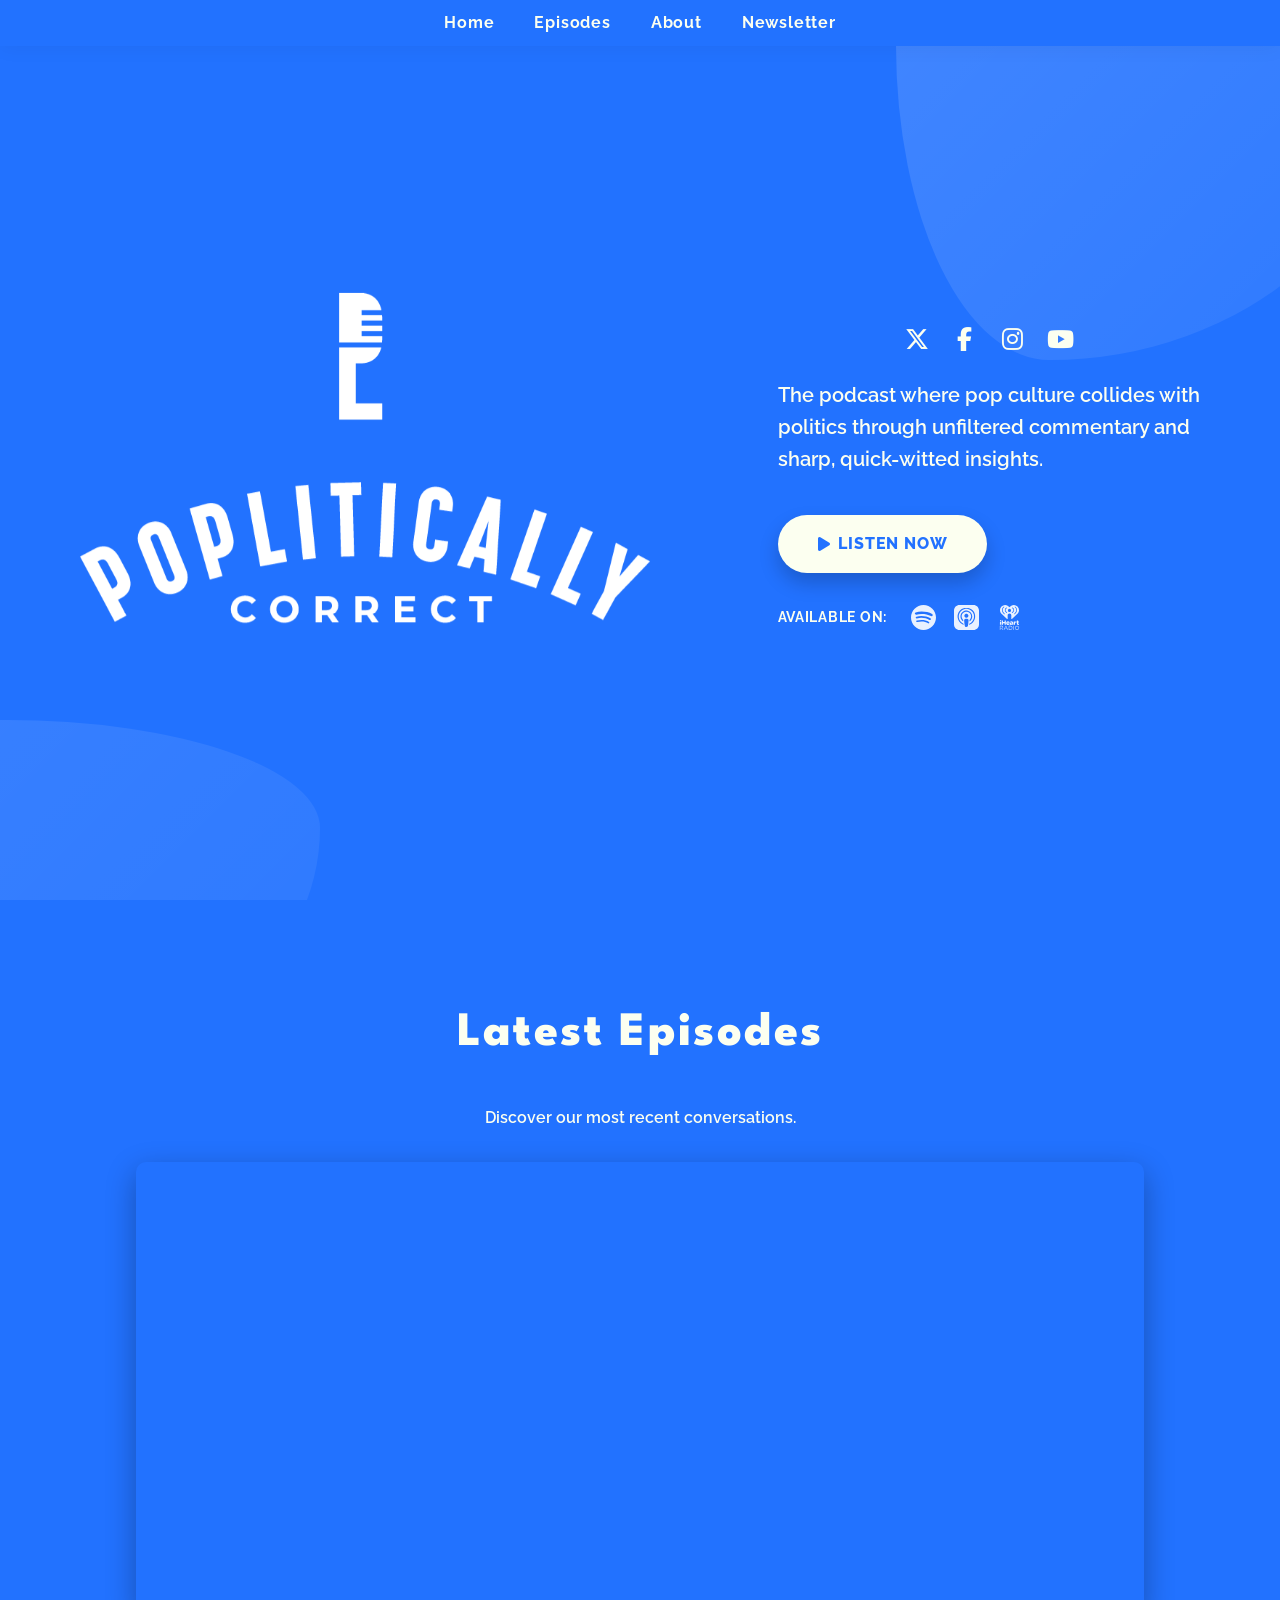
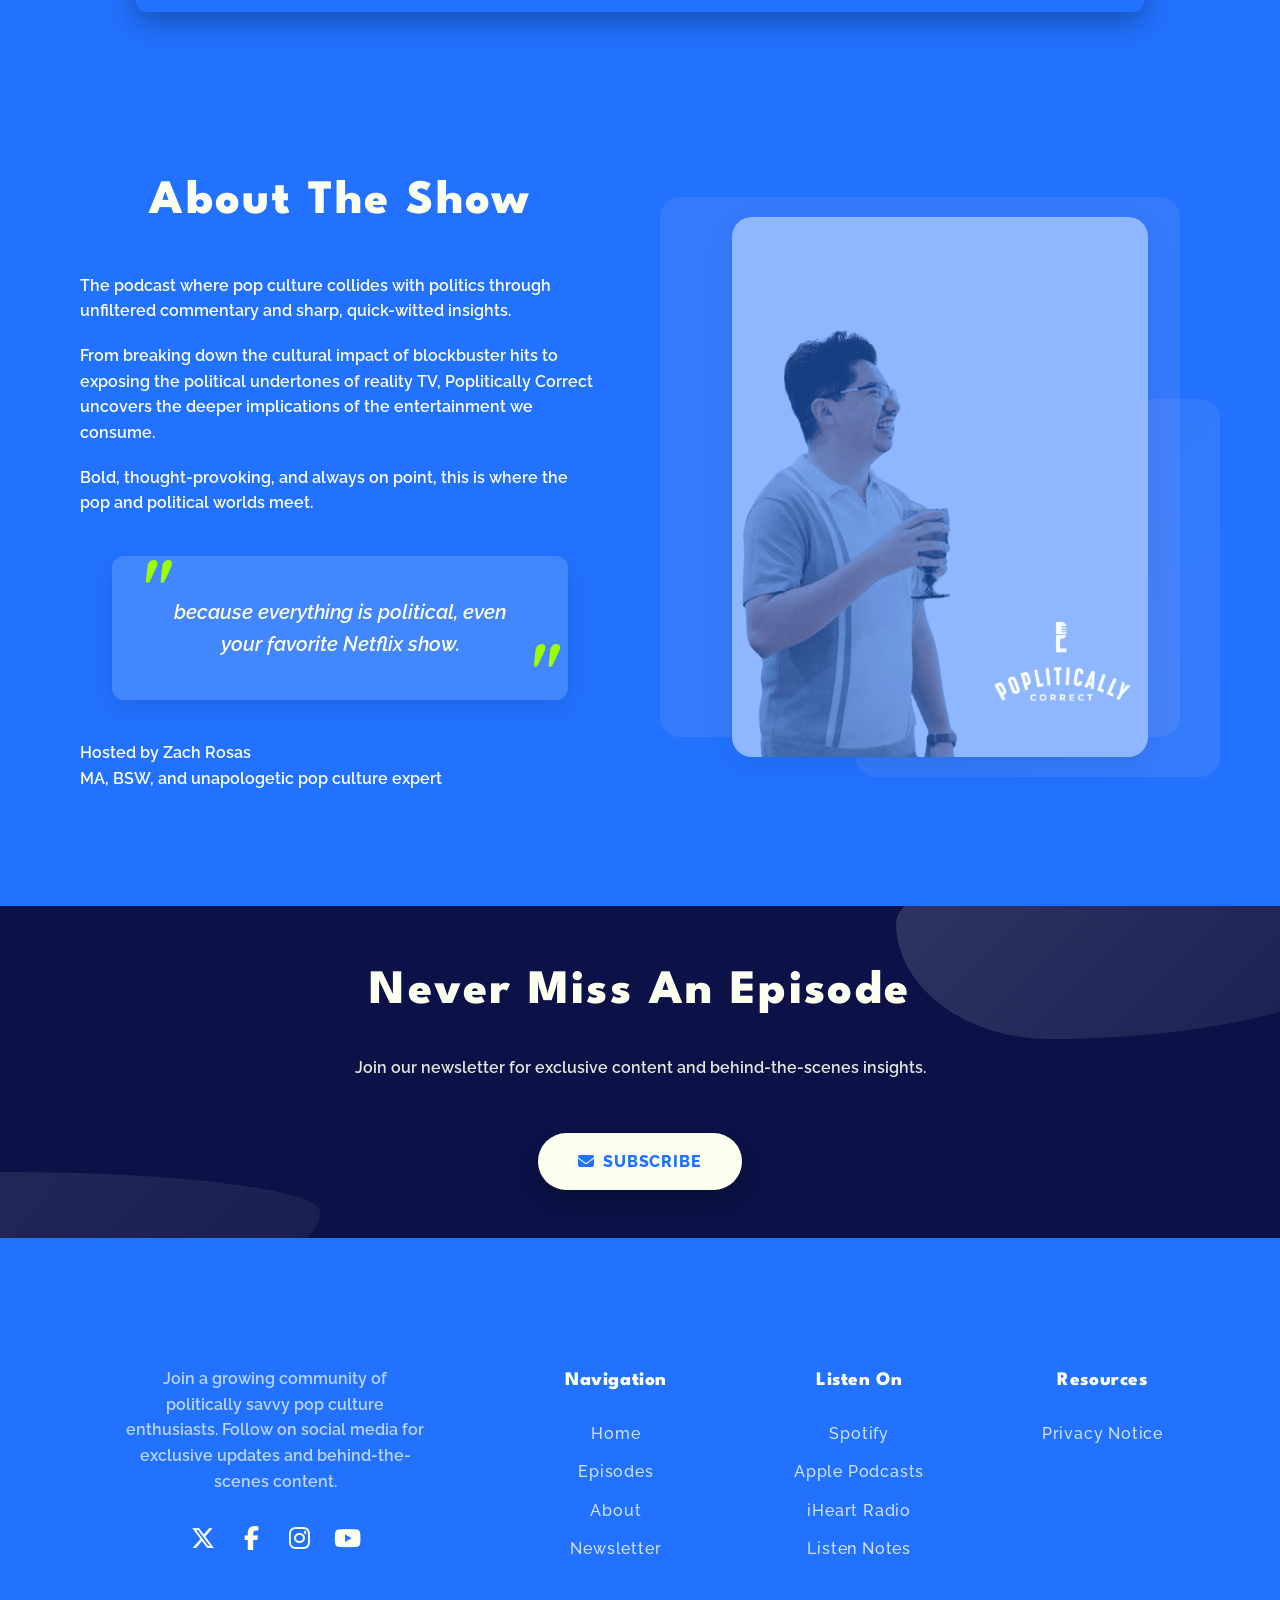
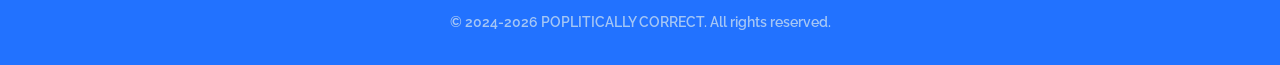
<file: index.html>
<!DOCTYPE html>
<html lang="en">
<head>
    <meta charset="UTF-8">
    <meta name="viewport" content="width=device-width, initial-scale=1.0">
    <meta name="description" content="Poplitically Correct - The podcast where pop culture collides with politics through unfiltered commentary and sharp, quick-witted insights.">
    <meta name="theme-color" content="#2272FF">
    <title>Poplitically Correct</title>
    <link rel="canonical" href="https://popliticallycorrect.com/">
    
    <!-- Favicons -->
    <link rel="icon" type="image/png" sizes="32x32" href="assets/PC Logo_Icon_RGB.png">
    <link rel="icon" type="image/png" sizes="16x16" href="assets/PC Logo_Icon_RGB.png">
    <link rel="apple-touch-icon" sizes="180x180" href="assets/PC Logo_Icon_RGB.png">
    <link rel="manifest" href="site.webmanifest">
    
    <!-- Fonts and Icons -->
    <link rel="preconnect" href="https://fonts.googleapis.com">
    <link rel="preconnect" href="https://fonts.gstatic.com" crossorigin>
    <link rel="stylesheet" href="https://fonts.googleapis.com/css2?family=League+Spartan:wght@400;700;800&family=Raleway:wght@400;500;600;700;800&display=swap">
    <link rel="stylesheet" href="https://cdnjs.cloudflare.com/ajax/libs/font-awesome/6.5.1/css/all.min.css">
    
    <!-- CSS -->
    <link rel="stylesheet" href="https://cdnjs.cloudflare.com/ajax/libs/animate.css/4.1.1/animate.min.css">
    <link rel="stylesheet" href="styles.css">
    
    <!-- Open Graph / Facebook -->
    <meta property="og:type" content="website">
    <meta property="og:url" content="https://popliticallycorrect.com/">
    <meta property="og:title" content="Poplitically Correct">
    <meta property="og:description" content="The podcast where pop culture collides with politics through unfiltered commentary and sharp, quick-witted insights.">
    <meta property="og:image" content="https://popliticallycorrect.com/assets/PC Logo_Vertical_RGB.png">
    
    <!-- Twitter -->
    <meta property="twitter:card" content="summary_large_image">
    <meta property="twitter:url" content="https://popliticallycorrect.com/">
    <meta property="twitter:title" content="Poplitically Correct">
    <meta property="twitter:description" content="The podcast where pop culture collides with politics through unfiltered commentary and sharp, quick-witted insights.">
    <meta property="twitter:image" content="https://popliticallycorrect.com/assets/PC Logo_Vertical_RGB.png">
</head>
<body>
    <!-- Main Navigation -->
    <header id="header">
        <div class="container header-content">
            <a href="#" class="mobile-logo"><img src="assets/PC Logo_Vertical_KO.png" alt="POPLITICALLY CORRECT" style="height: 40px;"></a>
            <nav class="desktop-nav" style="padding-top: 5px; padding-bottom: 5px;">
                <ul>
                    <li><a href="#">Home</a></li>
                    <li><a href="#episodes">Episodes</a></li>
                    <li><a href="#about">About</a></li>
                    <li><a href="#subscribe">Newsletter</a></li>
                </ul>
            </nav>
            <button class="mobile-menu-btn" id="mobile-menu-toggle">
                <i class="fas fa-bars"></i>
            </button>
        </div>
        <nav class="mobile-nav" id="mobile-nav">
            <ul>
                <li><a href="#">Home</a></li>
                <li><a href="#episodes">Episodes</a></li>
                <li><a href="#about">About</a></li>
                <li><a href="#subscribe">Newsletter</a></li>
            </ul>
        </nav>
    </header>
    
    <main>
        <!-- Hero Section -->
        <section class="hero">
            <div class="bg-shape bg-shape-1"></div>
            <div class="bg-shape bg-shape-2"></div>
            <div class="container hero-content">
                <div class="animate__animated">
                    <img src="assets/PC Logo_Vertical_KO.png" alt="POPLITICALLY CORRECT" style="max-width: 90%; max-height: 400px; margin-bottom: 75px; margin-top: 50px;">
                </div>
                <div class="hero-text">
                    <div class="social-links" style="margin-bottom: 20px;">
                        <a href="#" target="_blank" class="social-icon">
                            <i class="fa-brands fa-x-twitter"></i>
                        </a>
                        <a href="#" target="_blank" class="social-icon">
                            <i class="fab fa-facebook-f"></i>
                        </a>
                        <a href="https://www.instagram.com/poplitically.correct" target="_blank" class="social-icon">
                            <i class="fab fa-instagram"></i>
                        </a>
                        <a href="#" target="_blank" class="social-icon">
                            <i class="fab fa-youtube"></i>
                        </a>
                    </div>
                    <p>The podcast where pop culture collides with politics through unfiltered commentary and sharp, quick-witted insights.</p>
                    <a href="#episodes" class="cta-button">
                        <i class="fas fa-play"></i> LISTEN NOW
                    </a>
                    <div class="listen-platforms">
                        <span>AVAILABLE ON:</span>
                        <div class="platform-icons">
                            <a href="https://open.spotify.com/show/4ZfhbHk1ieApEr151Q9MS0?si=e97b086701be44ff" target="_blank" class="platform-icon">
                                <svg width="25px" height="25px" viewBox="0 0 20 20" version="1.1" xmlns="http://www.w3.org/2000/svg" xmlns:xlink="http://www.w3.org/1999/xlink" style="transition: all 0.3s ease;">
                                    <g id="Page-1" stroke="none" stroke-width="1" fill="none" fill-rule="evenodd">
                                        <g id="Dribbble-Light-Preview" transform="translate(-140.000000, -7479.000000)" fill="#fff" class="svg-fill" style="transition: all 0.3s ease;">
                                            <g id="icons" transform="translate(56.000000, 160.000000)">
                                                <path d="M99.915,7327.865 C96.692,7325.951 91.375,7325.775 88.297,7326.709 C87.803,7326.858 87.281,7326.58 87.131,7326.085 C86.981,7325.591 87.26,7325.069 87.754,7324.919 C91.287,7323.846 97.159,7324.053 100.87,7326.256 C101.314,7326.52 101.46,7327.094 101.196,7327.538 C100.934,7327.982 100.358,7328.129 99.915,7327.865 L99.915,7327.865 Z M99.81,7330.7 C99.584,7331.067 99.104,7331.182 98.737,7330.957 C96.05,7329.305 91.952,7328.827 88.773,7329.792 C88.36,7329.916 87.925,7329.684 87.8,7329.272 C87.676,7328.86 87.908,7328.425 88.32,7328.3 C91.951,7327.198 96.466,7327.732 99.553,7329.629 C99.92,7329.854 100.035,7330.334 99.81,7330.7 L99.81,7330.7 Z M98.586,7333.423 C98.406,7333.717 98.023,7333.81 97.729,7333.63 C95.381,7332.195 92.425,7331.871 88.944,7332.666 C88.609,7332.743 88.274,7332.533 88.198,7332.197 C88.121,7331.862 88.33,7331.528 88.667,7331.451 C92.476,7330.58 95.743,7330.955 98.379,7332.566 C98.673,7332.746 98.766,7333.129 98.586,7333.423 L98.586,7333.423 Z M94,7319 C88.477,7319 84,7323.477 84,7329 C84,7334.523 88.477,7339 94,7339 C99.523,7339 104,7334.523 104,7329 C104,7323.478 99.523,7319.001 94,7319.001 L94,7319 Z" id="spotify-[#162]">
                                                </path>
                                            </g>
                                        </g>
                                    </g>
                                </svg>
                            </a>
                            
                            <a href="https://podcasts.apple.com/us/podcast/poplitically-correct/id1802255381" target="_blank" class="platform-icon">
                                <svg fill="#fff" class="svg-fill" width="25px" height="25px" viewBox="0 0 32 32" xmlns="http://www.w3.org/2000/svg" style="transition: all 0.3s ease;">
                                    <path d="M7.12 0c-3.937-0.011-7.131 3.183-7.12 7.12v17.76c-0.011 3.937 3.183 7.131 7.12 7.12h17.76c3.937 0.011 7.131-3.183 7.12-7.12v-17.76c0.011-3.937-3.183-7.131-7.12-7.12zM15.817 3.421c3.115 0 5.932 1.204 8.079 3.453 1.631 1.693 2.547 3.489 3.016 5.855 0.161 0.787 0.161 2.932 0.009 3.817-0.5 2.817-2.041 5.339-4.317 7.063-0.812 0.615-2.797 1.683-3.115 1.683-0.12 0-0.129-0.12-0.077-0.615 0.099-0.792 0.192-0.953 0.64-1.141 0.713-0.296 1.932-1.167 2.677-1.911 1.301-1.303 2.229-2.932 2.677-4.719 0.281-1.1 0.244-3.543-0.063-4.672-0.969-3.595-3.907-6.385-7.5-7.136-1.041-0.213-2.943-0.213-4 0-3.636 0.751-6.647 3.683-7.563 7.371-0.245 1.004-0.245 3.448 0 4.448 0.609 2.443 2.188 4.681 4.255 6.015 0.407 0.271 0.896 0.547 1.1 0.631 0.447 0.192 0.547 0.355 0.629 1.14 0.052 0.485 0.041 0.62-0.072 0.62-0.073 0-0.62-0.235-1.199-0.511l-0.052-0.041c-3.297-1.62-5.407-4.364-6.177-8.016-0.187-0.943-0.224-3.187-0.036-4.052 0.479-2.323 1.396-4.135 2.921-5.739 2.199-2.319 5.027-3.543 8.172-3.543zM16 7.172c0.541 0.005 1.068 0.052 1.473 0.14 3.715 0.828 6.344 4.543 5.833 8.229-0.203 1.489-0.713 2.709-1.619 3.844-0.448 0.573-1.537 1.532-1.729 1.532-0.032 0-0.063-0.365-0.063-0.803v-0.808l0.552-0.661c2.093-2.505 1.943-6.005-0.339-8.296-0.885-0.896-1.912-1.423-3.235-1.661-0.853-0.161-1.031-0.161-1.927-0.011-1.364 0.219-2.417 0.744-3.355 1.672-2.291 2.271-2.443 5.791-0.348 8.296l0.552 0.661v0.813c0 0.448-0.037 0.807-0.084 0.807-0.036 0-0.349-0.213-0.683-0.479l-0.047-0.016c-1.109-0.885-2.088-2.453-2.495-3.995-0.244-0.932-0.244-2.697 0.011-3.625 0.672-2.505 2.521-4.448 5.079-5.359 0.547-0.193 1.509-0.297 2.416-0.281zM15.823 11.156c0.417 0 0.828 0.084 1.131 0.24 0.645 0.339 1.183 0.989 1.385 1.677 0.62 2.104-1.609 3.948-3.631 3.005h-0.015c-0.953-0.443-1.464-1.276-1.475-2.36 0-0.979 0.541-1.828 1.484-2.328 0.297-0.156 0.709-0.235 1.125-0.235zM15.812 17.464c1.319-0.005 2.271 0.463 2.625 1.291 0.265 0.62 0.167 2.573-0.292 5.735-0.307 2.208-0.479 2.765-0.905 3.141-0.589 0.52-1.417 0.667-2.209 0.385h-0.004c-0.953-0.344-1.157-0.808-1.553-3.527-0.452-3.161-0.552-5.115-0.285-5.735 0.348-0.823 1.296-1.285 2.624-1.291z"></path>
                                </svg>
                            </a>
                            
                            <a href="https://www.iheart.com/podcast/269-poplitically-correct-270232090" target="_blank" class="platform-icon">
                                <svg fill="#fff" class="svg-fill" width="25px" height="25px" viewBox="0 0 24 24" role="img" xmlns="http://www.w3.org/2000/svg" style="transition: all 0.3s ease;">
                                    <title>iHeartRadio icon</title>
                                    <path d="M4.403 21.983c.597 0 1.023-.306 1.023-.817v-.012c0-.489-.375-.784-1.017-.784H3.182v1.613zm-1.67-1.8c0-.125.102-.228.221-.228h1.489c.488 0 .88.148 1.13.398.193.193.307.472.307.784v.011c0 .654-.443 1.034-1.062 1.154l.988 1.272c.046.051.074.102.074.164 0 .12-.114.222-.227.222-.091 0-.16-.05-.21-.12l-1.12-1.453H3.183v1.346a.228.228 0 01-.228.227.227.227 0 01-.221-.227v-3.55m6.674 2.29l-.914-2.035-.915 2.034zm-2.812 1.164l1.614-3.528c.056-.125.142-.2.284-.2h.022c.137 0 .228.075.279.2l1.613 3.522a.31.31 0 01.029.113c0 .12-.097.216-.216.216-.108 0-.182-.074-.222-.165l-.415-.914H7.402l-.415.926c-.04.097-.113.153-.216.153a.204.204 0 01-.204-.204.26.26 0 01.028-.12m6.078-.118c1.005 0 1.647-.682 1.647-1.563v-.011c0-.88-.642-1.574-1.647-1.574h-.932v3.148zm-1.38-3.335c0-.125.102-.228.221-.228h1.16c1.249 0 2.112.858 2.112 1.977v.012c0 1.119-.863 1.988-2.113 1.988h-1.159a.226.226 0 01-.221-.227v-3.522m4.481-.029c0-.124.103-.227.222-.227.125 0 .227.103.227.227v3.579a.228.228 0 01-.227.227.227.227 0 01-.222-.227v-3.579m5.027 1.801v-.011c0-.904-.659-1.642-1.568-1.642s-1.556.727-1.556 1.63v.012c0 .903.659 1.642 1.567 1.642.91 0 1.557-.728 1.557-1.631zm-3.59 0v-.011c0-1.097.824-2.057 2.033-2.057 1.21 0 2.023.949 2.023 2.045v.012c0 1.096-.824 2.056-2.034 2.056s-2.022-.949-2.022-2.045m2.03-17.192c0 1.397-.754 2.773-2.242 4.092a.345.345 0 01-.458-.517c1.333-1.182 2.01-2.385 2.01-3.575v-.016c0-.966-.606-2.103-1.38-2.588a.345.345 0 11.367-.586c.97.61 1.703 1.974 1.703 3.174zM14.76 7.677a.345.345 0 11-.337-.602c.799-.448 1.336-1.318 1.339-2.167a2.096 2.096 0 00-1.124-1.855.345.345 0 11.321-.611 2.785 2.785 0 011.493 2.46v.011c-.004 1.09-.683 2.199-1.692 2.764zm-2.772-1.015a1.498 1.498 0 11.001-2.997 1.498 1.498 0 01-.001 2.997zm-2.303.882a.345.345 0 01-.47.133c-1.009-.565-1.688-1.674-1.692-2.764v-.01a2.785 2.785 0 011.493-2.461.346.346 0 01.321.611 2.096 2.096 0 00-1.124 1.855c.003.849.54 1.719 1.34 2.166a.345.345 0 01.132.47zM7.464 8.825a.344.344 0 01-.488.03C5.49 7.536 4.734 6.16 4.734 4.763v-.016c0-1.2.732-2.564 1.703-3.174a.346.346 0 01.367.586c-.774.485-1.38 1.622-1.38 2.588v.016c0 1.19.677 2.393 2.01 3.575a.345.345 0 01.03.487zM16.152 0c-1.727 0-3.27.915-4.164 2.252C11.094.915 9.55 0 7.823 0A4.982 4.982 0 002.84 4.983c0 1.746 1.106 3.005 2.261 4.17l4.518 4.272a.371.371 0 00.626-.27V9.827c0-.963.78-1.743 1.743-1.745a1.745 1.745 0 011.742 1.745v3.328c0 .326.39.493.626.27l4.518-4.272c1.155-1.165 2.261-2.424 2.261-4.17A4.982 4.982 0 0016.152 0M4.582 14.766h1.194v1.612h1.532v-1.612H8.5v4.307H7.308v-1.637H5.776v1.637H4.582v-4.307m6.527 2.353a.563.563 0 00-.578-.587c-.308 0-.55.238-.578.587zm-2.264.305v-.012c0-.972.696-1.741 1.68-1.741 1.15 0 1.68.842 1.68 1.82 0 .075 0 .16-.007.24H9.971c.093.364.357.549.72.549.277 0 .498-.105.738-.34l.647.536c-.32.406-.782.677-1.447.677-1.045 0-1.784-.695-1.784-1.729m7.29-1.68h1.17v.67c.19-.454.498-.75 1.051-.725v1.23h-.098c-.609 0-.954.351-.954 1.12v1.034h-1.168v-3.329m2.95 2.295v-1.353h-.393v-.942h.393v-.842h1.17v.842h.775v.942h-.775v1.126c0 .234.105.332.32.332.153 0 .301-.043.442-.11v.916c-.209.117-.485.19-.812.19-.7 0-1.12-.307-1.12-1.1m-15.65-3.584a.62.62 0 100 1.24.62.62 0 000-1.24m10.502 3.952c-.303.013-.483-.161-.483-.371 0-.203.16-.307.454-.307h.667v.036c-.004.137-.06.617-.638.642zm1.746-1.008c0-1.033-.739-1.729-1.784-1.729-.665 0-1.126.271-1.447.677l.647.536c.24-.234.461-.34.738-.34.359 0 .621.182.716.537l.001.025-.77.003c-.956.013-1.458.37-1.458 1.045 0 .65.464.999 1.262.999.432 0 .764-.17.987-.401v.32h1.106v-1.628l.002-.032V17.4M3.458 15.99h-.043a.61.61 0 00-.61.61v2.474h1.263v-2.474a.61.61 0 00-.61-.61"/>
                                </svg>
                            </a>
                        </div>
                    </div>
                </div>
            </div>
        </section>
        
        <!-- Episodes Section -->
        <section class="episodes" id="episodes">
            <div class="container">
                <div class="section-header">
                    <h2>Latest Episodes</h2>
                    <p>Discover our most recent conversations.</p>
                </div>
                <div class="animate__animated" style="text-align: center;">
                    <iframe loading="lazy" allow="autoplay *; encrypted-media *; fullscreen *; clipboard-write" frameborder="0" height="450" style="width:90%;max-width:1024px;overflow:hidden;border-radius:10px;box-shadow: 0 10px 30px rgba(0, 0, 0, 0.30);" sandbox="allow-forms allow-popups allow-same-origin allow-scripts allow-storage-access-by-user-activation allow-top-navigation-by-user-activation" src="https://embed.podcasts.apple.com/us/podcast/poplitically-correct/id1802255381"></iframe>
                </div>  
            </div>
        </section>

        <!-- About Section -->
        <section class="about" id="about">
            <div class="container">
                <div class="about-content">
                    <article class="about-text">
                        <div class="section-header">
                            <h2>About The Show</h2>
                        </div>
                        <p>The podcast where pop culture collides with politics through unfiltered commentary and sharp, quick-witted insights.</p>
                        <p>From breaking down the cultural impact of blockbuster hits to exposing the political undertones of reality TV, Poplitically Correct uncovers the deeper implications of the entertainment we consume.</p>
                        <p>Bold, thought-provoking, and always on point, this is where the pop and political worlds meet.</p>
                        
                        <blockquote class="host-quote">
                            <p class="quote-text">because everything is political, even your favorite Netflix show.</p>
                        </blockquote>
                        
                        <p>Hosted by Zach Rosas</br>MA, BSW, and unapologetic pop culture expert</p>
                    </article>
                    <figure class="about-image animate__animated">
                        <img src="assets/host.png" alt="Host Zach Rosas" style="max-width: 80%;" />
                    </figure>
                </div>
            </div>
        </section>
        
        <!-- Newsletter Section -->
        <section class="subscribe" id="subscribe">
            <div class="bg-shape bg-shape-1"></div>
            <div class="bg-shape bg-shape-2"></div>
            <div class="container">
                <div class="subscribe-content">
                    <div class="section-header">
                        <h2>Never Miss An Episode</h2>
                        <p>Join our newsletter for exclusive content and behind-the-scenes insights.</p>
                    </div>
                    <a href="https://app.convertkit.com/forms/{landing_page_id}/subscribers/external" target="_blank" class="cta-button" style="margin-top: 20px;">
                        <i class="fas fa-envelope"></i> SUBSCRIBE
                    </a>
                </div>
            </div>
        </section>
    </main>
    
    <!-- Footer -->
    <footer>
        <div class="container">
            <div class="footer-content">
                <div class="footer-info">
                    <p class="footer-about">Join a growing community of politically savvy pop culture enthusiasts. Follow on social media for exclusive updates and behind-the-scenes content.</p>
                    <div class="social-links">
                        <a href="#" target="_blank" class="social-icon">
                            <i class="fa-brands fa-x-twitter"></i>
                        </a>
                        <a href="#" target="_blank" class="social-icon">
                            <i class="fab fa-facebook-f"></i>
                        </a>
                        <a href="https://www.instagram.com/poplitically.correct" target="_blank" class="social-icon">
                            <i class="fab fa-instagram"></i>
                        </a>
                        <a href="#" target="_blank" class="social-icon">
                            <i class="fab fa-youtube"></i>
                        </a>
                    </div>
                </div>
                
                <nav class="footer-nav">
                    <h4 class="footer-heading">Navigation</h4>
                    <div class="footer-links">
                        <a href="#">Home</a>
                        <a href="#episodes">Episodes</a>
                        <a href="#about">About</a>
                        <a href="#subscribe">Newsletter</a>
                    </div>
                </nav>
                
                <nav class="footer-nav">
                    <h4 class="footer-heading">Listen On</h4>
                    <div class="footer-links">
                        <a href="https://open.spotify.com/show/4ZfhbHk1ieApEr151Q9MS0?si=e97b086701be44ff" target="_blank">Spotify</a>
                        <a href="https://podcasts.apple.com/us/podcast/poplitically-correct/id1802255381" target="_blank">Apple Podcasts</a>
                        <a href="https://www.iheart.com/podcast/269-poplitically-correct-270232090" target="_blank">iHeart Radio</a>
                        <a href="https://www.listennotes.com/podcasts/poplitically-correct-zach-rosas-avxrFGwAZKS/" target="_blank">Listen Notes</a>
                    </div>
                </nav>
                
                <nav class="footer-nav">
                    <h4 class="footer-heading">Resources</h4>
                    <div class="footer-links">
                        <a href="privacy-notice.html">Privacy Notice</a>
                    </div>
                </nav>
            </div>
            
            <div class="footer-bottom">
                <div class="copyright">
                    © 2024-<script>document.write(new Date().getFullYear())</script> POPLITICALLY CORRECT. All rights reserved.
                </div>
            </div>
        </div>
    </footer>
    
    <script src="script.js"></script>
</body>
</html>
</file>
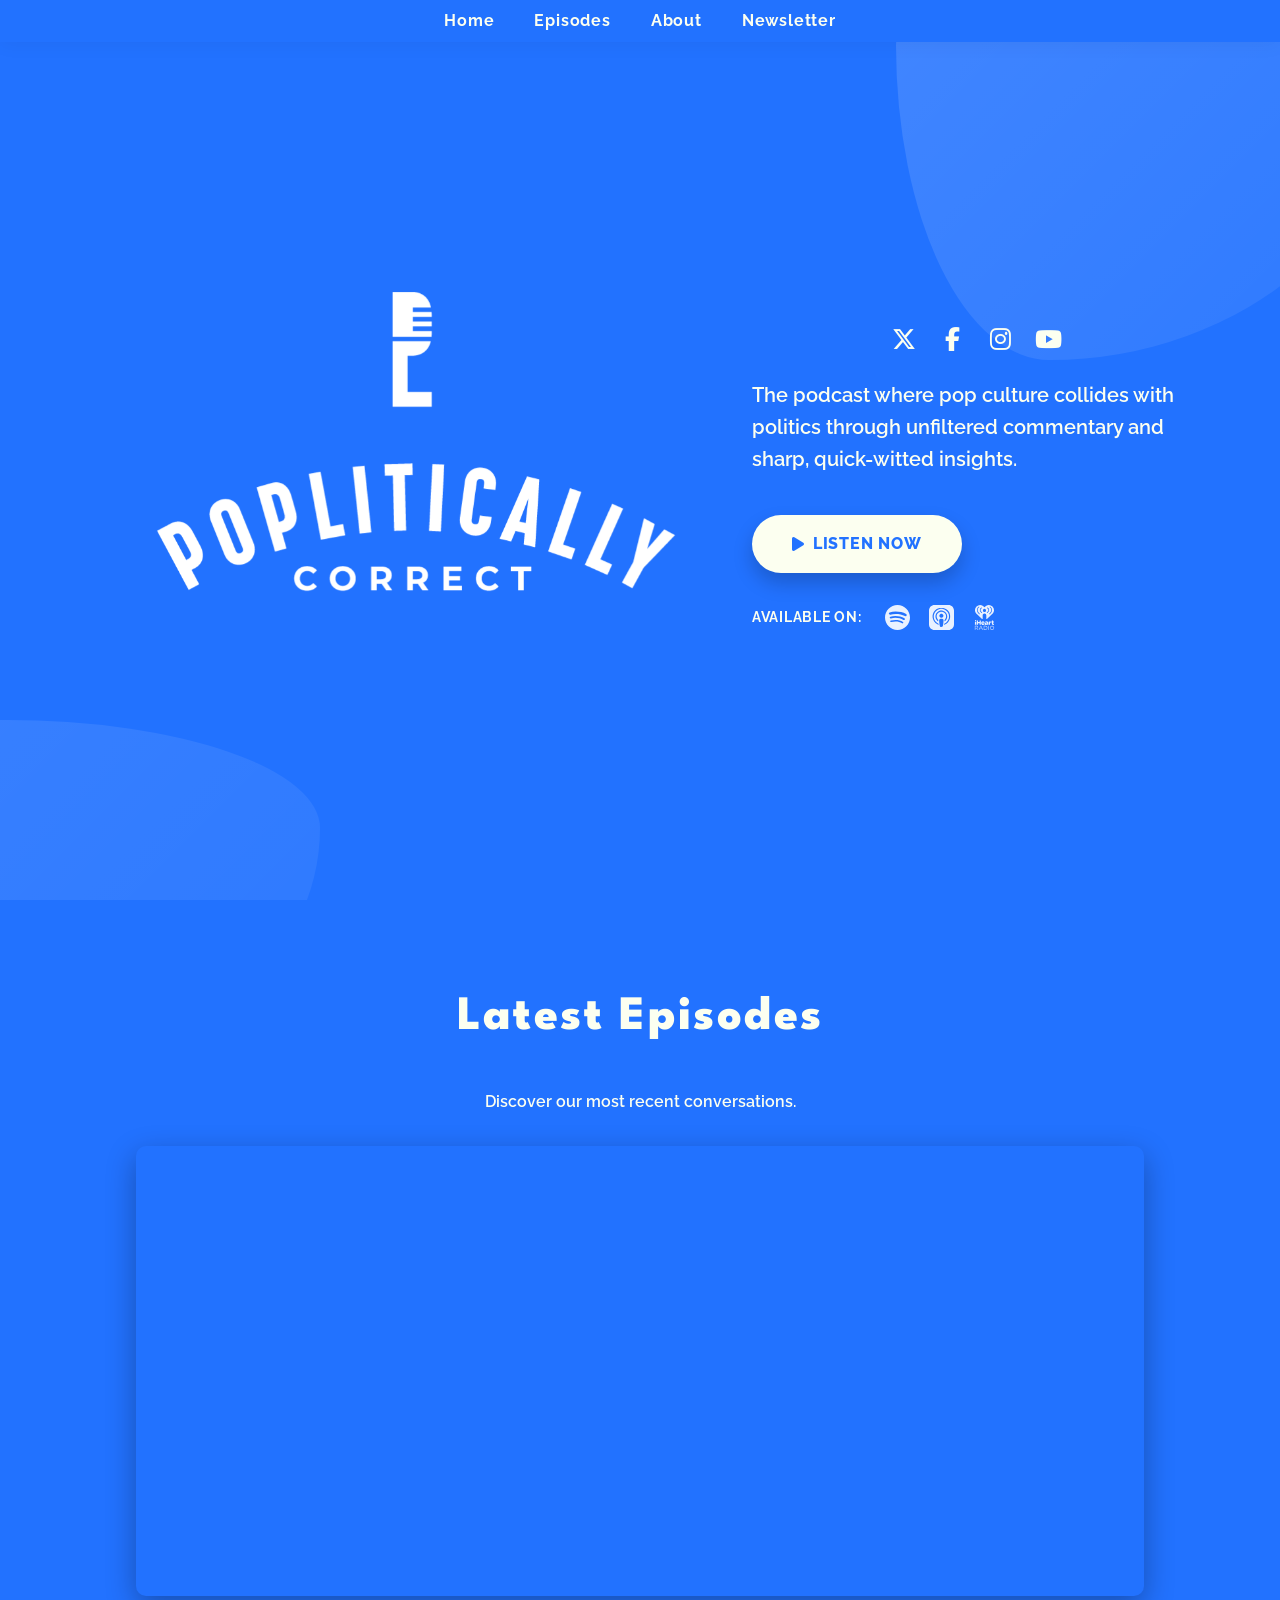
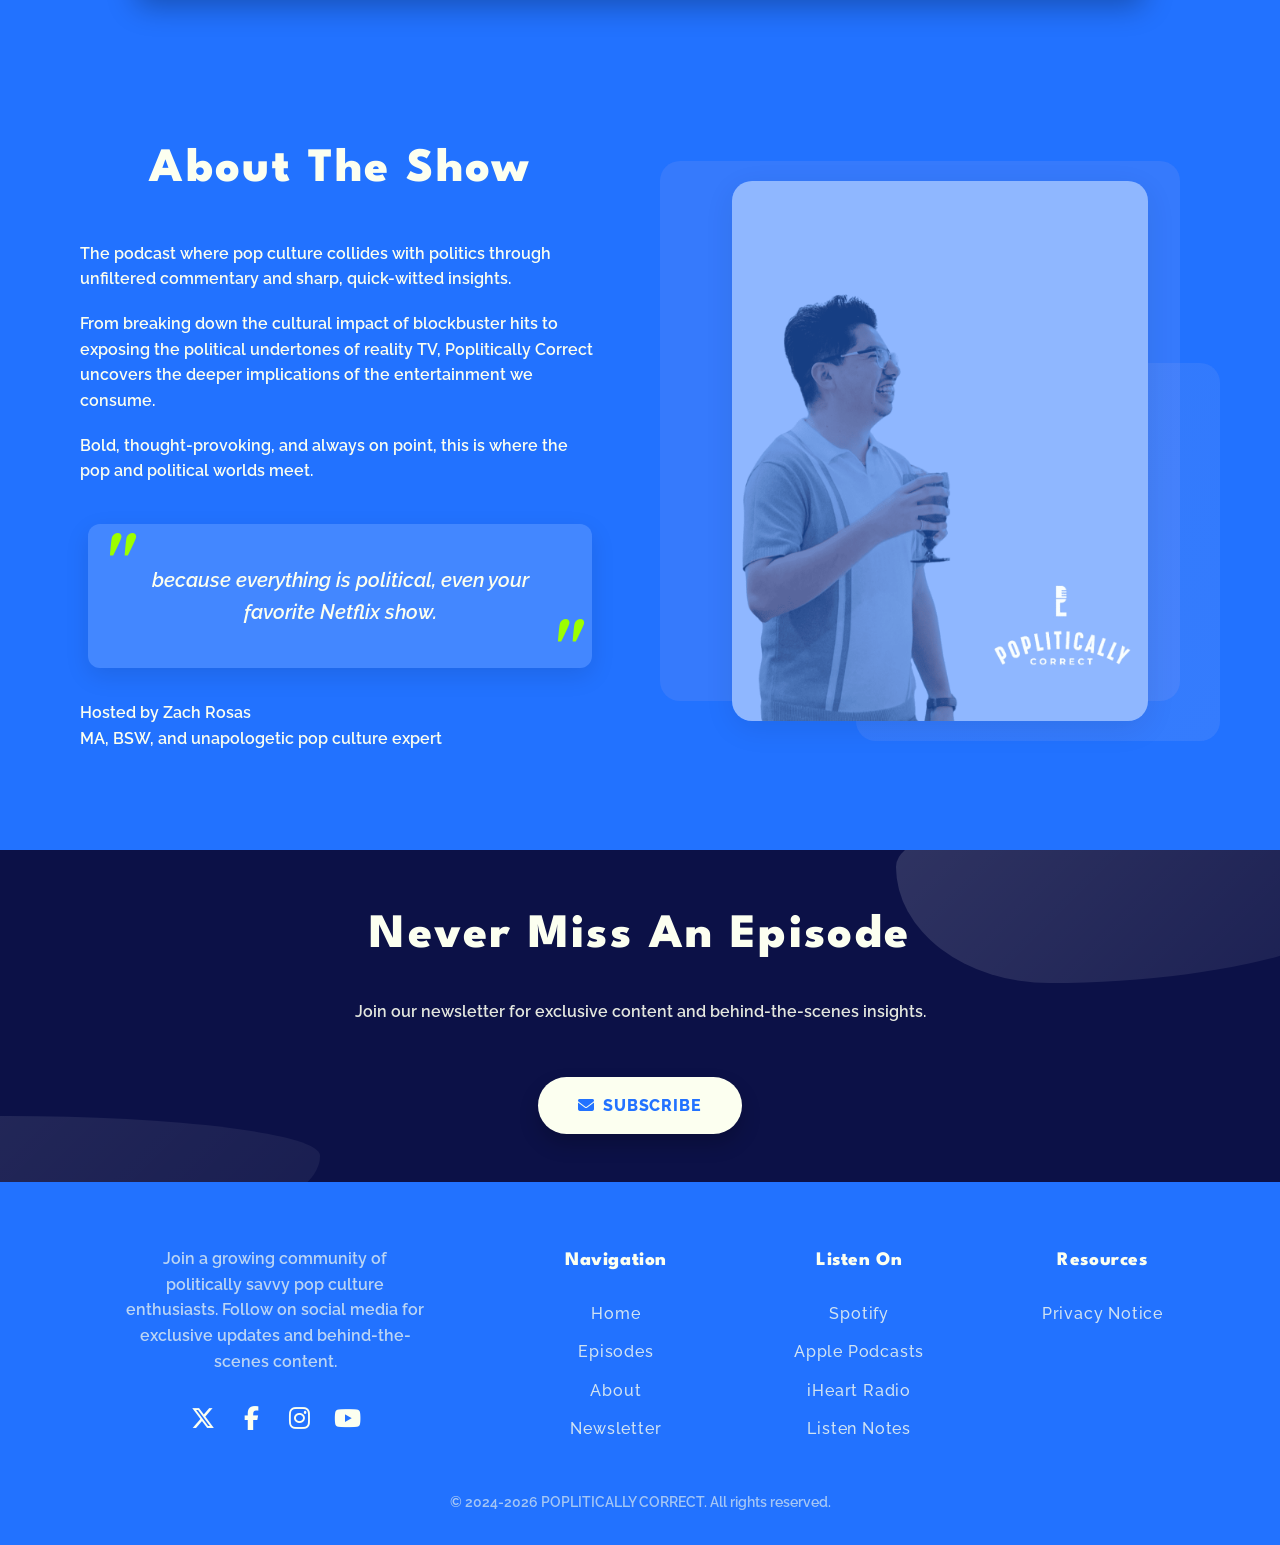
<file: public/index.html>
<!DOCTYPE html>
<html lang="en">
<head>
    <meta charset="UTF-8">
    <meta name="viewport" content="width=device-width, initial-scale=1.0">
    <meta name="description" content="Poplitically Correct - The podcast where pop culture collides with politics through unfiltered commentary and sharp, quick-witted insights.">
    <meta name="theme-color" content="#2272FF">
    <title>Poplitically Correct</title>
    <link rel="canonical" href="https://popliticallycorrect.com/">
    
    <!-- Favicons -->
    <link rel="icon" type="image/png" sizes="32x32" href="assets/PC Logo_Icon_RGB.png">
    <link rel="icon" type="image/png" sizes="16x16" href="assets/PC Logo_Icon_RGB.png">
    <link rel="apple-touch-icon" sizes="180x180" href="assets/PC Logo_Icon_RGB.png">
    <link rel="manifest" href="site.webmanifest">
    
    <!-- Fonts and Icons -->
    <link rel="preconnect" href="https://fonts.googleapis.com">
    <link rel="preconnect" href="https://fonts.gstatic.com" crossorigin>
    <link rel="stylesheet" href="https://fonts.googleapis.com/css2?family=League+Spartan:wght@400;700;800&family=Raleway:wght@400;500;600;700;800&display=swap">
    <link rel="stylesheet" href="https://cdnjs.cloudflare.com/ajax/libs/font-awesome/6.5.1/css/all.min.css">
    
    <!-- CSS -->
    <link rel="stylesheet" href="https://cdnjs.cloudflare.com/ajax/libs/animate.css/4.1.1/animate.min.css">
    <link rel="stylesheet" href="styles.css">
    
    <!-- Open Graph / Facebook -->
    <meta property="og:type" content="website">
    <meta property="og:url" content="https://popliticallycorrect.com/">
    <meta property="og:title" content="Poplitically Correct">
    <meta property="og:description" content="The podcast where pop culture collides with politics through unfiltered commentary and sharp, quick-witted insights.">
    <meta property="og:image" content="https://popliticallycorrect.com/assets/PC Logo_Vertical_RGB.png">
    
    <!-- Twitter -->
    <meta property="twitter:card" content="summary_large_image">
    <meta property="twitter:url" content="https://popliticallycorrect.com/">
    <meta property="twitter:title" content="Poplitically Correct">
    <meta property="twitter:description" content="The podcast where pop culture collides with politics through unfiltered commentary and sharp, quick-witted insights.">
    <meta property="twitter:image" content="https://popliticallycorrect.com/assets/PC Logo_Vertical_RGB.png">
</head>
<body>
    <!-- Main Navigation -->
    <header id="header">
        <div class="container header-content">
            <a href="#" class="mobile-logo"><img src="assets/PC Logo_Vertical_KO.png" alt="POPLITICALLY CORRECT" style="height: 30px;"></a>
            <nav class="desktop-nav" style="padding-top: 5px; padding-bottom: 5px;">
                <ul>
                    <li><a href="#">Home</a></li>
                    <li><a href="#episodes">Episodes</a></li>
                    <li><a href="#about">About</a></li>
                    <li><a href="#subscribe">Newsletter</a></li>
                </ul>
            </nav>
            <button class="mobile-menu-btn" id="mobile-menu-toggle">
                <i class="fas fa-bars"></i>
            </button>
        </div>
        <nav class="mobile-nav" id="mobile-nav">
            <ul>
                <li><a href="#">Home</a></li>
                <li><a href="#episodes">Episodes</a></li>
                <li><a href="#about">About</a></li>
                <li><a href="#subscribe">Newsletter</a></li>
            </ul>
        </nav>
    </header>
    
    <main>
        <!-- Hero Section -->
        <section class="hero">
            <div class="bg-shape bg-shape-1"></div>
            <div class="bg-shape bg-shape-2"></div>
            <div class="container hero-content">
                <div class="animate__animated">
                    <img src="assets/PC Logo_Vertical_KO.png" alt="POPLITICALLY CORRECT" style="max-width: 80%; max-height: 300px; margin-top: 10px; margin-bottom: 75px;">
                </div>
                <div class="hero-text">
                    <div class="social-links" style="margin-bottom: 20px;">
                        <a href="#" target="_blank" class="social-icon">
                            <i class="fa-brands fa-x-twitter"></i>
                        </a>
                        <a href="#" target="_blank" class="social-icon">
                            <i class="fab fa-facebook-f"></i>
                        </a>
                        <a href="https://www.instagram.com/poplitically.correct" target="_blank" class="social-icon">
                            <i class="fab fa-instagram"></i>
                        </a>
                        <a href="#" target="_blank" class="social-icon">
                            <i class="fab fa-youtube"></i>
                        </a>
                    </div>
                    <p>The podcast where pop culture collides with politics through unfiltered commentary and sharp, quick-witted insights.</p>
                    <a href="#episodes" class="cta-button">
                        <i class="fas fa-play"></i> LISTEN NOW
                    </a>
                    <div class="listen-platforms">
                        <span>AVAILABLE ON:</span>
                        <div class="platform-icons">
                            <a href="https://open.spotify.com/show/4ZfhbHk1ieApEr151Q9MS0?si=e97b086701be44ff" target="_blank" class="platform-icon">
                                <svg width="25px" height="25px" viewBox="0 0 20 20" version="1.1" xmlns="http://www.w3.org/2000/svg" xmlns:xlink="http://www.w3.org/1999/xlink" style="transition: all 0.3s ease;">
                                    <g id="Page-1" stroke="none" stroke-width="1" fill="none" fill-rule="evenodd">
                                        <g id="Dribbble-Light-Preview" transform="translate(-140.000000, -7479.000000)" fill="#fff" class="svg-fill" style="transition: all 0.3s ease;">
                                            <g id="icons" transform="translate(56.000000, 160.000000)">
                                                <path d="M99.915,7327.865 C96.692,7325.951 91.375,7325.775 88.297,7326.709 C87.803,7326.858 87.281,7326.58 87.131,7326.085 C86.981,7325.591 87.26,7325.069 87.754,7324.919 C91.287,7323.846 97.159,7324.053 100.87,7326.256 C101.314,7326.52 101.46,7327.094 101.196,7327.538 C100.934,7327.982 100.358,7328.129 99.915,7327.865 L99.915,7327.865 Z M99.81,7330.7 C99.584,7331.067 99.104,7331.182 98.737,7330.957 C96.05,7329.305 91.952,7328.827 88.773,7329.792 C88.36,7329.916 87.925,7329.684 87.8,7329.272 C87.676,7328.86 87.908,7328.425 88.32,7328.3 C91.951,7327.198 96.466,7327.732 99.553,7329.629 C99.92,7329.854 100.035,7330.334 99.81,7330.7 L99.81,7330.7 Z M98.586,7333.423 C98.406,7333.717 98.023,7333.81 97.729,7333.63 C95.381,7332.195 92.425,7331.871 88.944,7332.666 C88.609,7332.743 88.274,7332.533 88.198,7332.197 C88.121,7331.862 88.33,7331.528 88.667,7331.451 C92.476,7330.58 95.743,7330.955 98.379,7332.566 C98.673,7332.746 98.766,7333.129 98.586,7333.423 L98.586,7333.423 Z M94,7319 C88.477,7319 84,7323.477 84,7329 C84,7334.523 88.477,7339 94,7339 C99.523,7339 104,7334.523 104,7329 C104,7323.478 99.523,7319.001 94,7319.001 L94,7319 Z" id="spotify-[#162]">
                                                </path>
                                            </g>
                                        </g>
                                    </g>
                                </svg>
                            </a>
                            
                            <a href="https://podcasts.apple.com/us/podcast/poplitically-correct/id1802255381" target="_blank" class="platform-icon">
                                <svg fill="#fff" class="svg-fill" width="25px" height="25px" viewBox="0 0 32 32" xmlns="http://www.w3.org/2000/svg" style="transition: all 0.3s ease;">
                                    <path d="M7.12 0c-3.937-0.011-7.131 3.183-7.12 7.12v17.76c-0.011 3.937 3.183 7.131 7.12 7.12h17.76c3.937 0.011 7.131-3.183 7.12-7.12v-17.76c0.011-3.937-3.183-7.131-7.12-7.12zM15.817 3.421c3.115 0 5.932 1.204 8.079 3.453 1.631 1.693 2.547 3.489 3.016 5.855 0.161 0.787 0.161 2.932 0.009 3.817-0.5 2.817-2.041 5.339-4.317 7.063-0.812 0.615-2.797 1.683-3.115 1.683-0.12 0-0.129-0.12-0.077-0.615 0.099-0.792 0.192-0.953 0.64-1.141 0.713-0.296 1.932-1.167 2.677-1.911 1.301-1.303 2.229-2.932 2.677-4.719 0.281-1.1 0.244-3.543-0.063-4.672-0.969-3.595-3.907-6.385-7.5-7.136-1.041-0.213-2.943-0.213-4 0-3.636 0.751-6.647 3.683-7.563 7.371-0.245 1.004-0.245 3.448 0 4.448 0.609 2.443 2.188 4.681 4.255 6.015 0.407 0.271 0.896 0.547 1.1 0.631 0.447 0.192 0.547 0.355 0.629 1.14 0.052 0.485 0.041 0.62-0.072 0.62-0.073 0-0.62-0.235-1.199-0.511l-0.052-0.041c-3.297-1.62-5.407-4.364-6.177-8.016-0.187-0.943-0.224-3.187-0.036-4.052 0.479-2.323 1.396-4.135 2.921-5.739 2.199-2.319 5.027-3.543 8.172-3.543zM16 7.172c0.541 0.005 1.068 0.052 1.473 0.14 3.715 0.828 6.344 4.543 5.833 8.229-0.203 1.489-0.713 2.709-1.619 3.844-0.448 0.573-1.537 1.532-1.729 1.532-0.032 0-0.063-0.365-0.063-0.803v-0.808l0.552-0.661c2.093-2.505 1.943-6.005-0.339-8.296-0.885-0.896-1.912-1.423-3.235-1.661-0.853-0.161-1.031-0.161-1.927-0.011-1.364 0.219-2.417 0.744-3.355 1.672-2.291 2.271-2.443 5.791-0.348 8.296l0.552 0.661v0.813c0 0.448-0.037 0.807-0.084 0.807-0.036 0-0.349-0.213-0.683-0.479l-0.047-0.016c-1.109-0.885-2.088-2.453-2.495-3.995-0.244-0.932-0.244-2.697 0.011-3.625 0.672-2.505 2.521-4.448 5.079-5.359 0.547-0.193 1.509-0.297 2.416-0.281zM15.823 11.156c0.417 0 0.828 0.084 1.131 0.24 0.645 0.339 1.183 0.989 1.385 1.677 0.62 2.104-1.609 3.948-3.631 3.005h-0.015c-0.953-0.443-1.464-1.276-1.475-2.36 0-0.979 0.541-1.828 1.484-2.328 0.297-0.156 0.709-0.235 1.125-0.235zM15.812 17.464c1.319-0.005 2.271 0.463 2.625 1.291 0.265 0.62 0.167 2.573-0.292 5.735-0.307 2.208-0.479 2.765-0.905 3.141-0.589 0.52-1.417 0.667-2.209 0.385h-0.004c-0.953-0.344-1.157-0.808-1.553-3.527-0.452-3.161-0.552-5.115-0.285-5.735 0.348-0.823 1.296-1.285 2.624-1.291z"></path>
                                </svg>
                            </a>
                            
                            <a href="https://www.iheart.com/podcast/269-poplitically-correct-270232090" target="_blank" class="platform-icon">
                                <svg fill="#fff" class="svg-fill" width="25px" height="25px" viewBox="0 0 24 24" role="img" xmlns="http://www.w3.org/2000/svg" style="transition: all 0.3s ease;">
                                    <title>iHeartRadio icon</title>
                                    <path d="M4.403 21.983c.597 0 1.023-.306 1.023-.817v-.012c0-.489-.375-.784-1.017-.784H3.182v1.613zm-1.67-1.8c0-.125.102-.228.221-.228h1.489c.488 0 .88.148 1.13.398.193.193.307.472.307.784v.011c0 .654-.443 1.034-1.062 1.154l.988 1.272c.046.051.074.102.074.164 0 .12-.114.222-.227.222-.091 0-.16-.05-.21-.12l-1.12-1.453H3.183v1.346a.228.228 0 01-.228.227.227.227 0 01-.221-.227v-3.55m6.674 2.29l-.914-2.035-.915 2.034zm-2.812 1.164l1.614-3.528c.056-.125.142-.2.284-.2h.022c.137 0 .228.075.279.2l1.613 3.522a.31.31 0 01.029.113c0 .12-.097.216-.216.216-.108 0-.182-.074-.222-.165l-.415-.914H7.402l-.415.926c-.04.097-.113.153-.216.153a.204.204 0 01-.204-.204.26.26 0 01.028-.12m6.078-.118c1.005 0 1.647-.682 1.647-1.563v-.011c0-.88-.642-1.574-1.647-1.574h-.932v3.148zm-1.38-3.335c0-.125.102-.228.221-.228h1.16c1.249 0 2.112.858 2.112 1.977v.012c0 1.119-.863 1.988-2.113 1.988h-1.159a.226.226 0 01-.221-.227v-3.522m4.481-.029c0-.124.103-.227.222-.227.125 0 .227.103.227.227v3.579a.228.228 0 01-.227.227.227.227 0 01-.222-.227v-3.579m5.027 1.801v-.011c0-.904-.659-1.642-1.568-1.642s-1.556.727-1.556 1.63v.012c0 .903.659 1.642 1.567 1.642.91 0 1.557-.728 1.557-1.631zm-3.59 0v-.011c0-1.097.824-2.057 2.033-2.057 1.21 0 2.023.949 2.023 2.045v.012c0 1.096-.824 2.056-2.034 2.056s-2.022-.949-2.022-2.045m2.03-17.192c0 1.397-.754 2.773-2.242 4.092a.345.345 0 01-.458-.517c1.333-1.182 2.01-2.385 2.01-3.575v-.016c0-.966-.606-2.103-1.38-2.588a.345.345 0 11.367-.586c.97.61 1.703 1.974 1.703 3.174zM14.76 7.677a.345.345 0 11-.337-.602c.799-.448 1.336-1.318 1.339-2.167a2.096 2.096 0 00-1.124-1.855.345.345 0 11.321-.611 2.785 2.785 0 011.493 2.46v.011c-.004 1.09-.683 2.199-1.692 2.764zm-2.772-1.015a1.498 1.498 0 11.001-2.997 1.498 1.498 0 01-.001 2.997zm-2.303.882a.345.345 0 01-.47.133c-1.009-.565-1.688-1.674-1.692-2.764v-.01a2.785 2.785 0 011.493-2.461.346.346 0 01.321.611 2.096 2.096 0 00-1.124 1.855c.003.849.54 1.719 1.34 2.166a.345.345 0 01.132.47zM7.464 8.825a.344.344 0 01-.488.03C5.49 7.536 4.734 6.16 4.734 4.763v-.016c0-1.2.732-2.564 1.703-3.174a.346.346 0 01.367.586c-.774.485-1.38 1.622-1.38 2.588v.016c0 1.19.677 2.393 2.01 3.575a.345.345 0 01.03.487zM16.152 0c-1.727 0-3.27.915-4.164 2.252C11.094.915 9.55 0 7.823 0A4.982 4.982 0 002.84 4.983c0 1.746 1.106 3.005 2.261 4.17l4.518 4.272a.371.371 0 00.626-.27V9.827c0-.963.78-1.743 1.743-1.745a1.745 1.745 0 011.742 1.745v3.328c0 .326.39.493.626.27l4.518-4.272c1.155-1.165 2.261-2.424 2.261-4.17A4.982 4.982 0 0016.152 0M4.582 14.766h1.194v1.612h1.532v-1.612H8.5v4.307H7.308v-1.637H5.776v1.637H4.582v-4.307m6.527 2.353a.563.563 0 00-.578-.587c-.308 0-.55.238-.578.587zm-2.264.305v-.012c0-.972.696-1.741 1.68-1.741 1.15 0 1.68.842 1.68 1.82 0 .075 0 .16-.007.24H9.971c.093.364.357.549.72.549.277 0 .498-.105.738-.34l.647.536c-.32.406-.782.677-1.447.677-1.045 0-1.784-.695-1.784-1.729m7.29-1.68h1.17v.67c.19-.454.498-.75 1.051-.725v1.23h-.098c-.609 0-.954.351-.954 1.12v1.034h-1.168v-3.329m2.95 2.295v-1.353h-.393v-.942h.393v-.842h1.17v.842h.775v.942h-.775v1.126c0 .234.105.332.32.332.153 0 .301-.043.442-.11v.916c-.209.117-.485.19-.812.19-.7 0-1.12-.307-1.12-1.1m-15.65-3.584a.62.62 0 100 1.24.62.62 0 000-1.24m10.502 3.952c-.303.013-.483-.161-.483-.371 0-.203.16-.307.454-.307h.667v.036c-.004.137-.06.617-.638.642zm1.746-1.008c0-1.033-.739-1.729-1.784-1.729-.665 0-1.126.271-1.447.677l.647.536c.24-.234.461-.34.738-.34.359 0 .621.182.716.537l.001.025-.77.003c-.956.013-1.458.37-1.458 1.045 0 .65.464.999 1.262.999.432 0 .764-.17.987-.401v.32h1.106v-1.628l.002-.032V17.4M3.458 15.99h-.043a.61.61 0 00-.61.61v2.474h1.263v-2.474a.61.61 0 00-.61-.61"/>
                                </svg>
                            </a>
                        </div>
                    </div>
                </div>
            </div>
        </section>
        
        <!-- Episodes Section -->
        <section class="episodes" id="episodes">
            <div class="container">
                <div class="section-header">
                    <h2>Latest Episodes</h2>
                    <p>Discover our most recent conversations.</p>
                </div>
                <div class="animate__animated" style="text-align: center;">
                    <iframe loading="lazy" allow="autoplay *; encrypted-media *; fullscreen *; clipboard-write" frameborder="0" height="450" style="width:90%;max-width:1024px;overflow:hidden;border-radius:10px;box-shadow: 0 10px 30px rgba(0, 0, 0, 0.30);" sandbox="allow-forms allow-popups allow-same-origin allow-scripts allow-storage-access-by-user-activation allow-top-navigation-by-user-activation" src="https://embed.podcasts.apple.com/us/podcast/poplitically-correct/id1802255381"></iframe>
                </div>  
            </div>
        </section>

        <!-- About Section -->
        <section class="about" id="about">
            <div class="container">
                <div class="about-content">
                    <article class="about-text">
                        <div class="section-header">
                            <h2>About The Show</h2>
                        </div>
                        <p>The podcast where pop culture collides with politics through unfiltered commentary and sharp, quick-witted insights.</p>
                        <p>From breaking down the cultural impact of blockbuster hits to exposing the political undertones of reality TV, Poplitically Correct uncovers the deeper implications of the entertainment we consume.</p>
                        <p>Bold, thought-provoking, and always on point, this is where the pop and political worlds meet.</p>
                        
                        <blockquote class="host-quote">
                            <p class="quote-text">because everything is political, even your favorite Netflix show.</p>
                        </blockquote>
                        
                        <p>Hosted by Zach Rosas</br>MA, BSW, and unapologetic pop culture expert</p>
                    </article>
                    <figure class="about-image animate__animated">
                        <img src="assets/host.png" alt="Host Zach Rosas" style="max-width: 80%;" />
                    </figure>
                </div>
            </div>
        </section>
        
        <!-- Newsletter Section -->
        <section class="subscribe" id="subscribe">
            <div class="bg-shape bg-shape-1"></div>
            <div class="bg-shape bg-shape-2"></div>
            <div class="container">
                <div class="subscribe-content">
                    <div class="section-header">
                        <h2>Never Miss An Episode</h2>
                        <p>Join our newsletter for exclusive content and behind-the-scenes insights.</p>
                    </div>
                    <a href="#" target="_blank" class="cta-button" style="margin-top: 20px;">
                        <i class="fas fa-envelope"></i> SUBSCRIBE
                    </a>
                </div>
            </div>
        </section>
    </main>
    
    <!-- Footer -->
    <footer>
        <div class="container">
            <div class="footer-content">
                <div class="footer-info">
                    <p class="footer-about">Join a growing community of politically savvy pop culture enthusiasts. Follow on social media for exclusive updates and behind-the-scenes content.</p>
                    <div class="social-links">
                        <a href="#" target="_blank" class="social-icon">
                            <i class="fa-brands fa-x-twitter"></i>
                        </a>
                        <a href="#" target="_blank" class="social-icon">
                            <i class="fab fa-facebook-f"></i>
                        </a>
                        <a href="https://www.instagram.com/poplitically.correct" target="_blank" class="social-icon">
                            <i class="fab fa-instagram"></i>
                        </a>
                        <a href="#" target="_blank" class="social-icon">
                            <i class="fab fa-youtube"></i>
                        </a>
                    </div>
                </div>
                
                <nav class="footer-nav">
                    <h4 class="footer-heading">Navigation</h4>
                    <div class="footer-links">
                        <a href="#">Home</a>
                        <a href="#episodes">Episodes</a>
                        <a href="#about">About</a>
                        <a href="#subscribe">Newsletter</a>
                    </div>
                </nav>
                
                <nav class="footer-nav">
                    <h4 class="footer-heading">Listen On</h4>
                    <div class="footer-links">
                        <a href="https://open.spotify.com/show/4ZfhbHk1ieApEr151Q9MS0?si=e97b086701be44ff" target="_blank">Spotify</a>
                        <a href="https://podcasts.apple.com/us/podcast/poplitically-correct/id1802255381" target="_blank">Apple Podcasts</a>
                        <a href="https://www.iheart.com/podcast/269-poplitically-correct-270232090" target="_blank">iHeart Radio</a>
                        <a href="https://www.listennotes.com/podcasts/poplitically-correct-zach-rosas-avxrFGwAZKS/" target="_blank">Listen Notes</a>
                    </div>
                </nav>
                
                <nav class="footer-nav">
                    <h4 class="footer-heading">Resources</h4>
                    <div class="footer-links">
                        <a href="privacy-notice.html">Privacy Notice</a>
                    </div>
                </nav>
            </div>
            
            <div class="footer-bottom">
                <div class="copyright">
                    © 2024-<script>document.write(new Date().getFullYear())</script> POPLITICALLY CORRECT. All rights reserved.
                </div>
            </div>
        </div>
    </footer>
    
    <script src="script.js"></script>
</body>
</html>
</file>
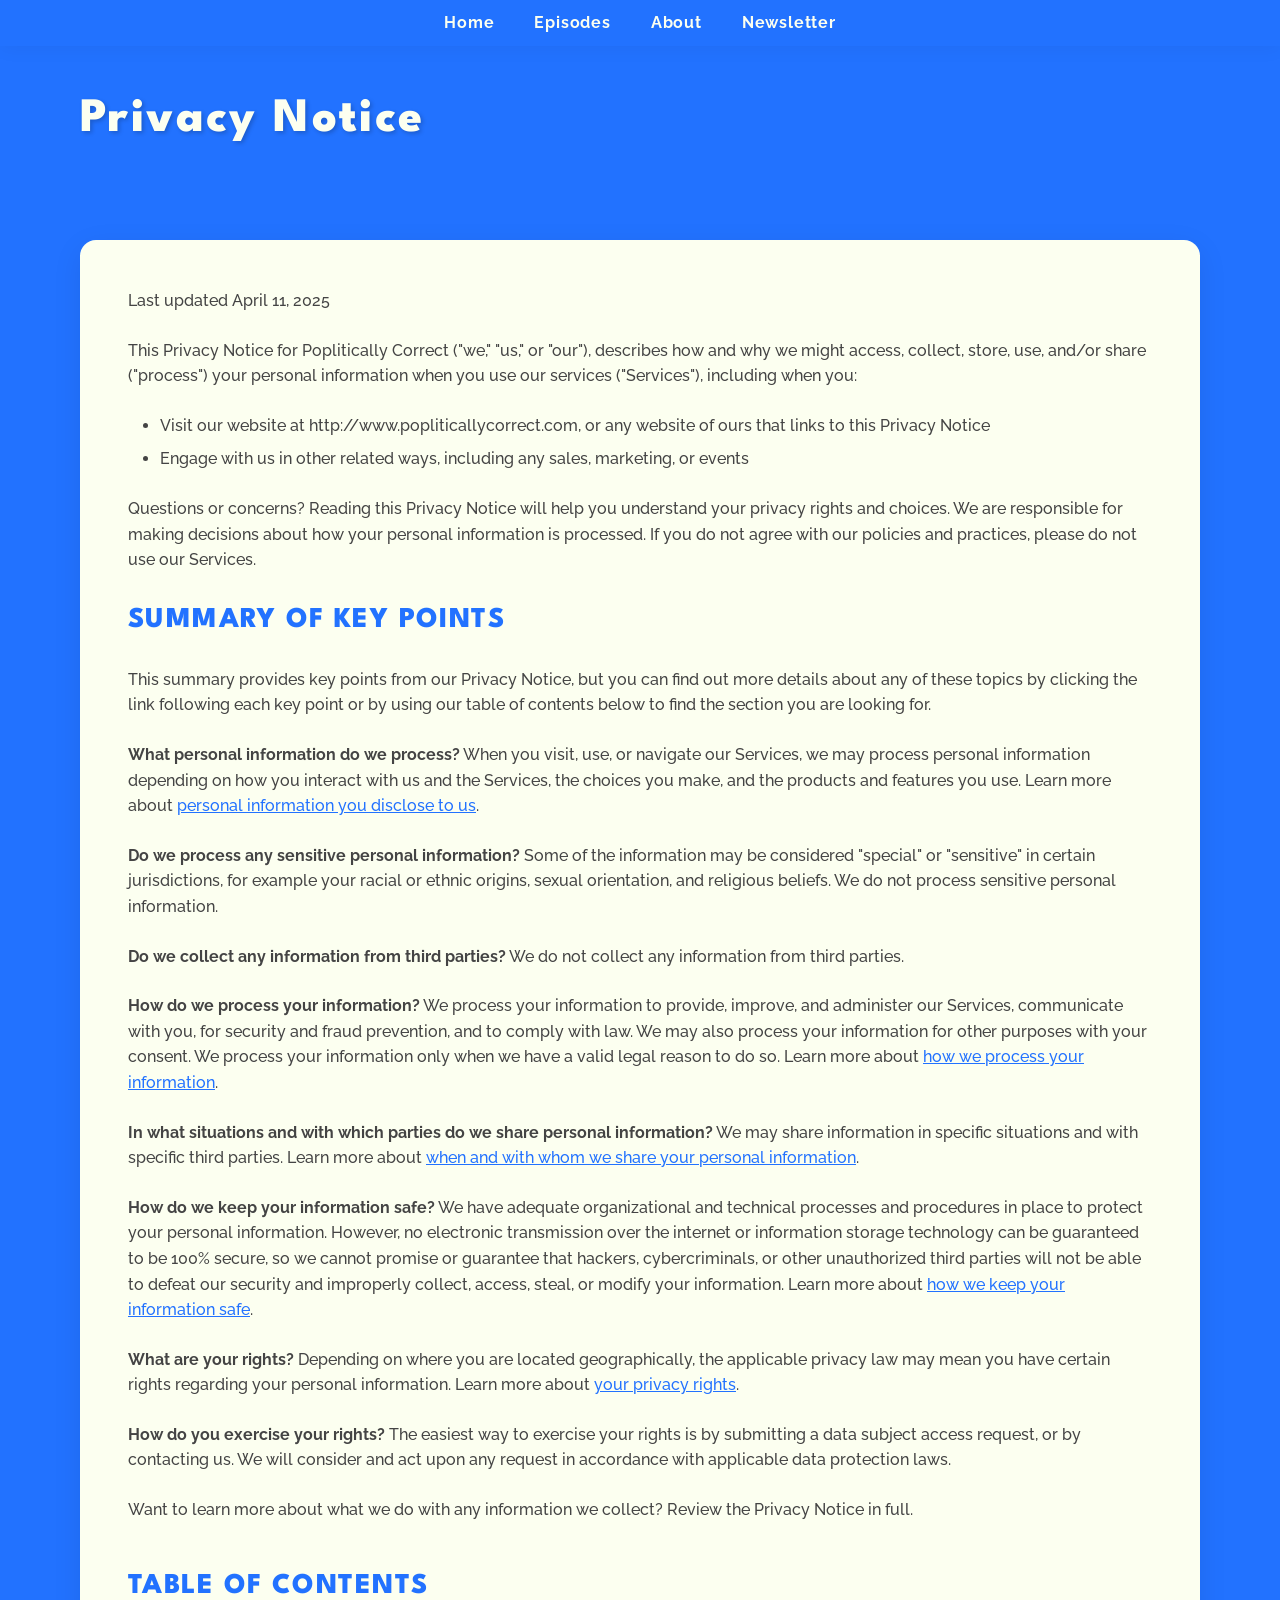
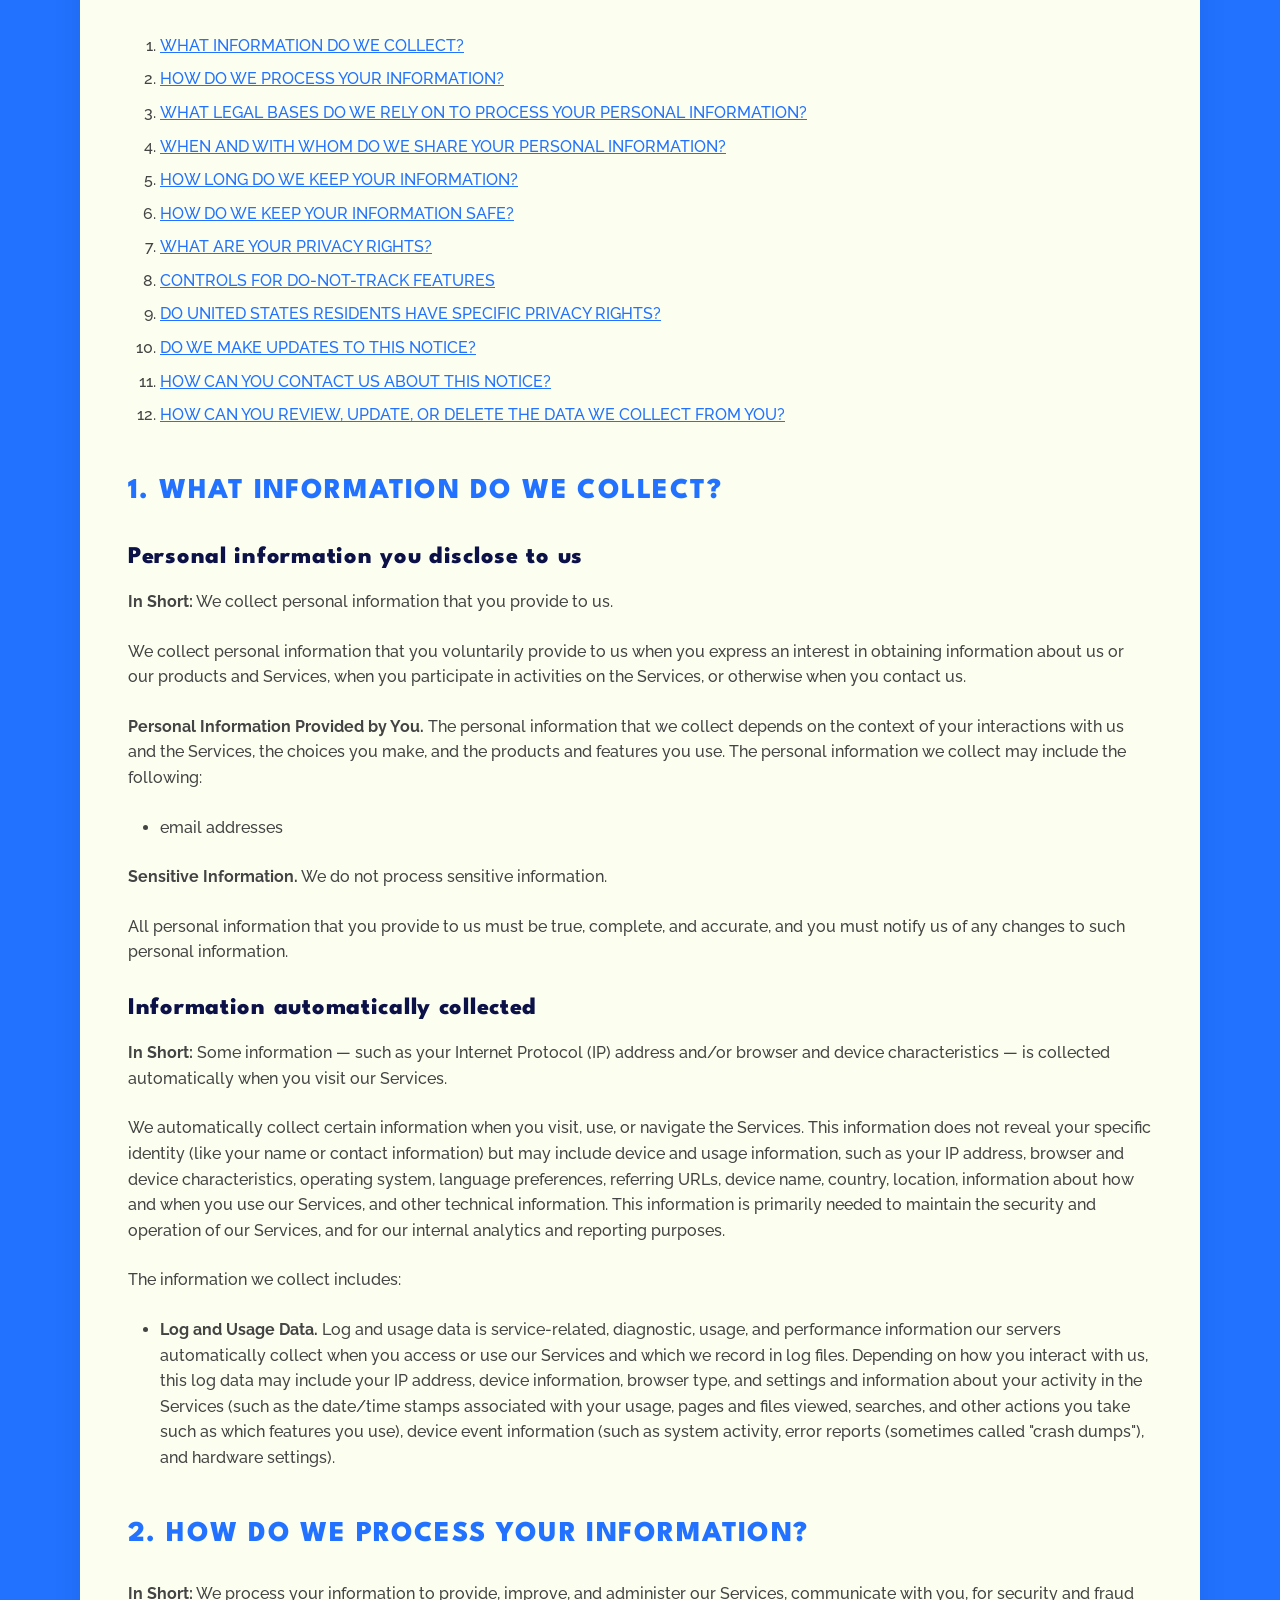
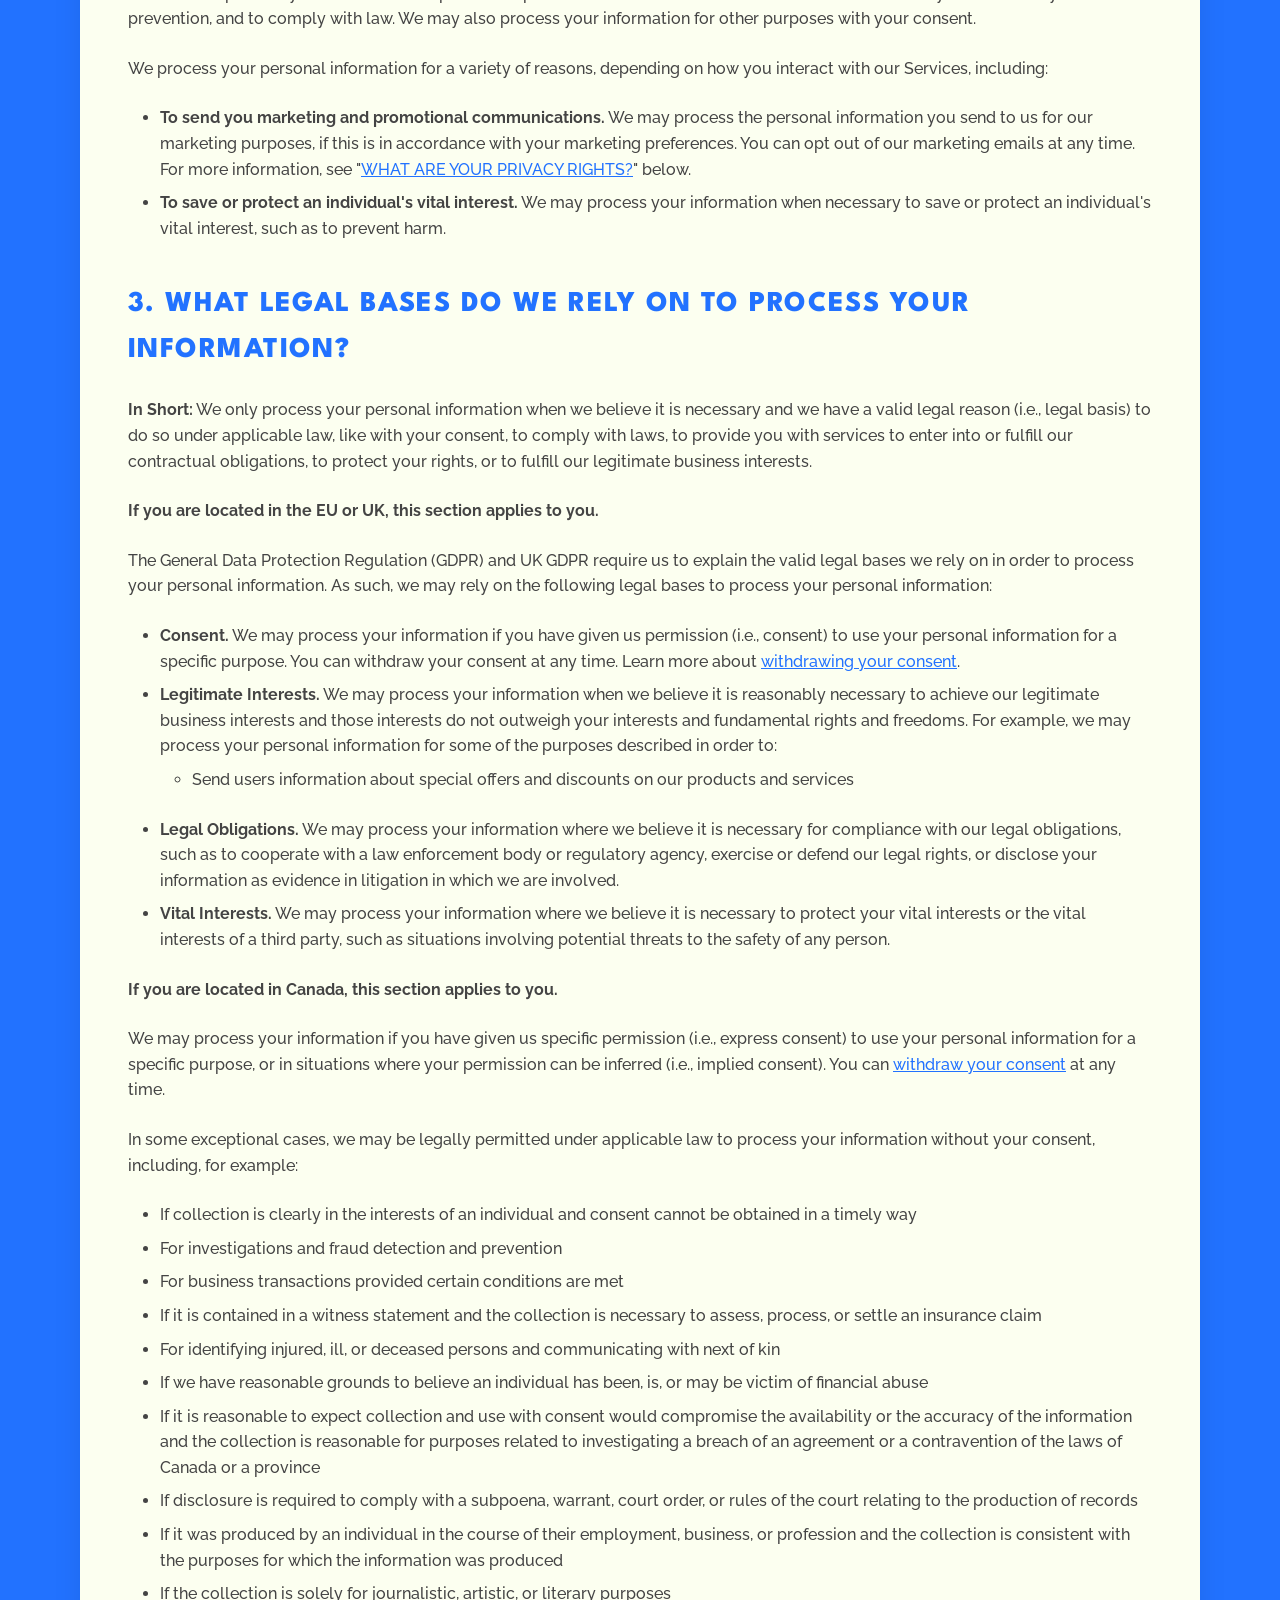
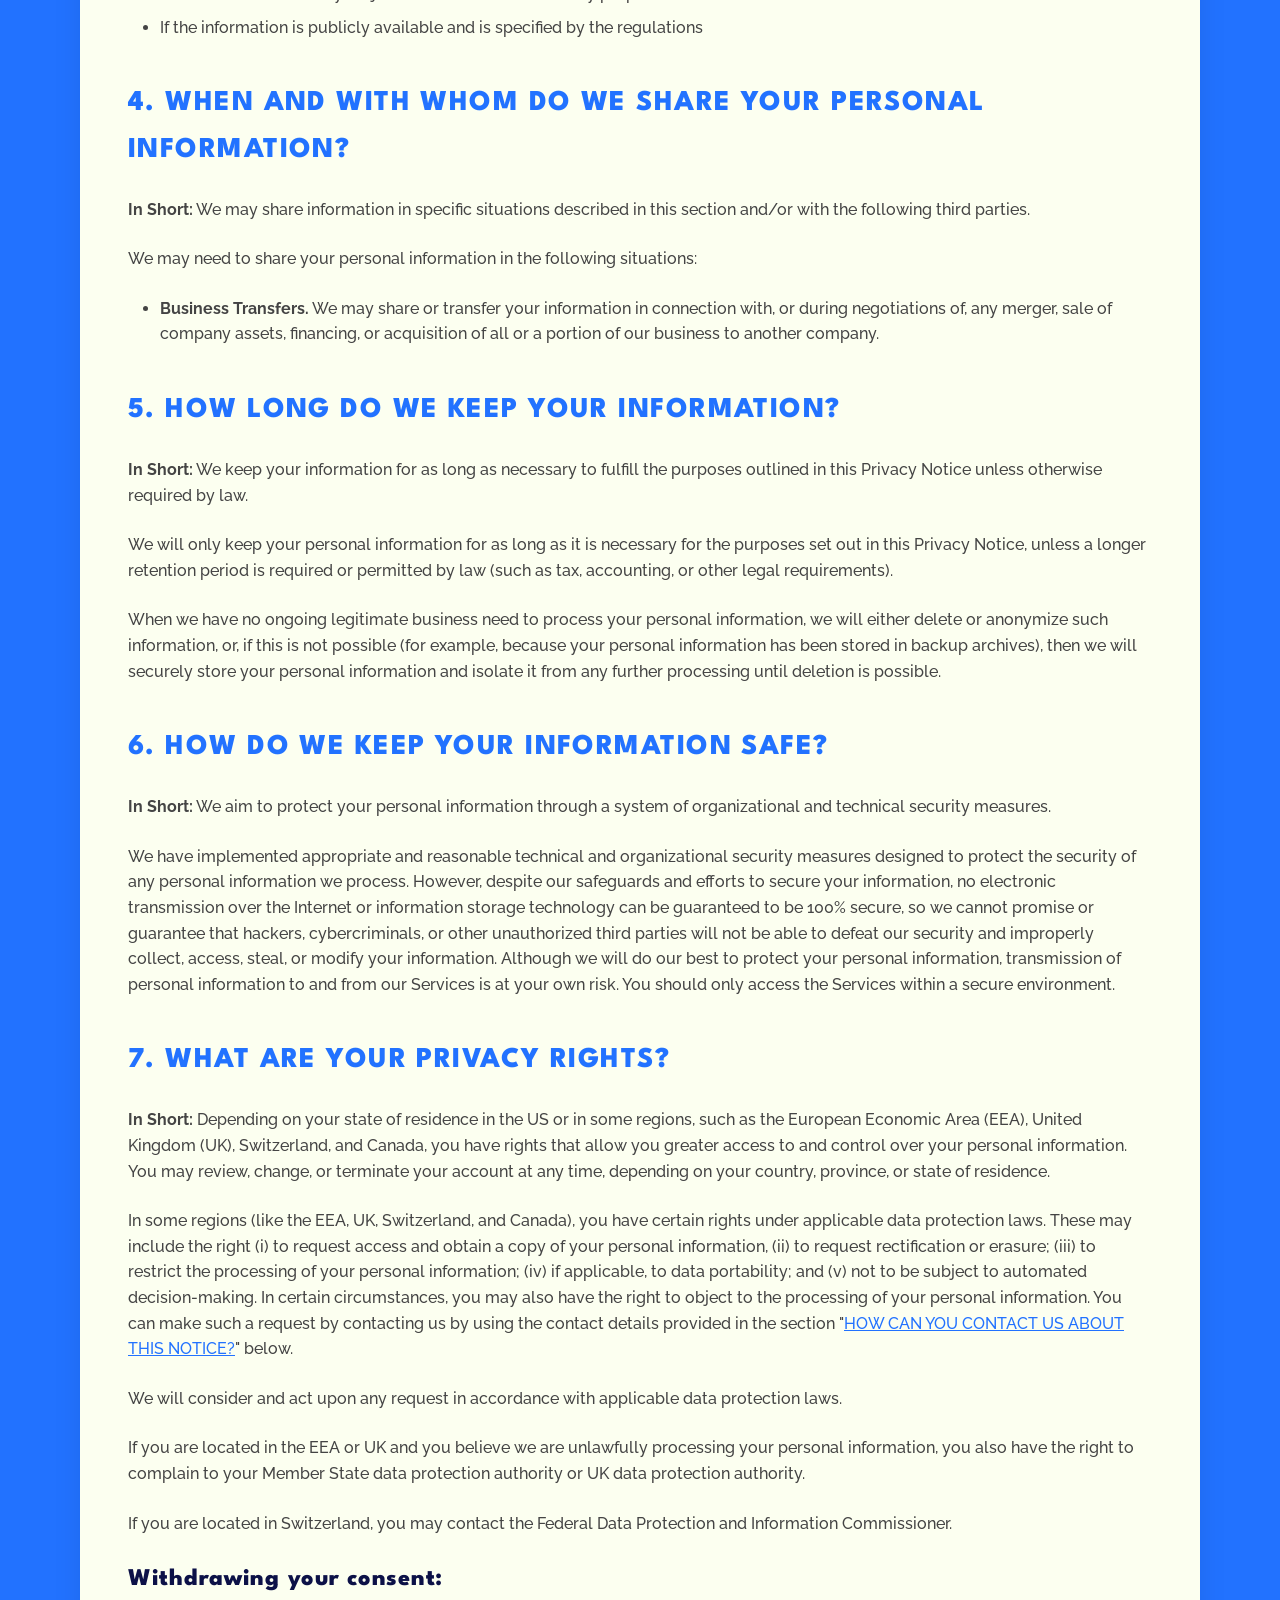
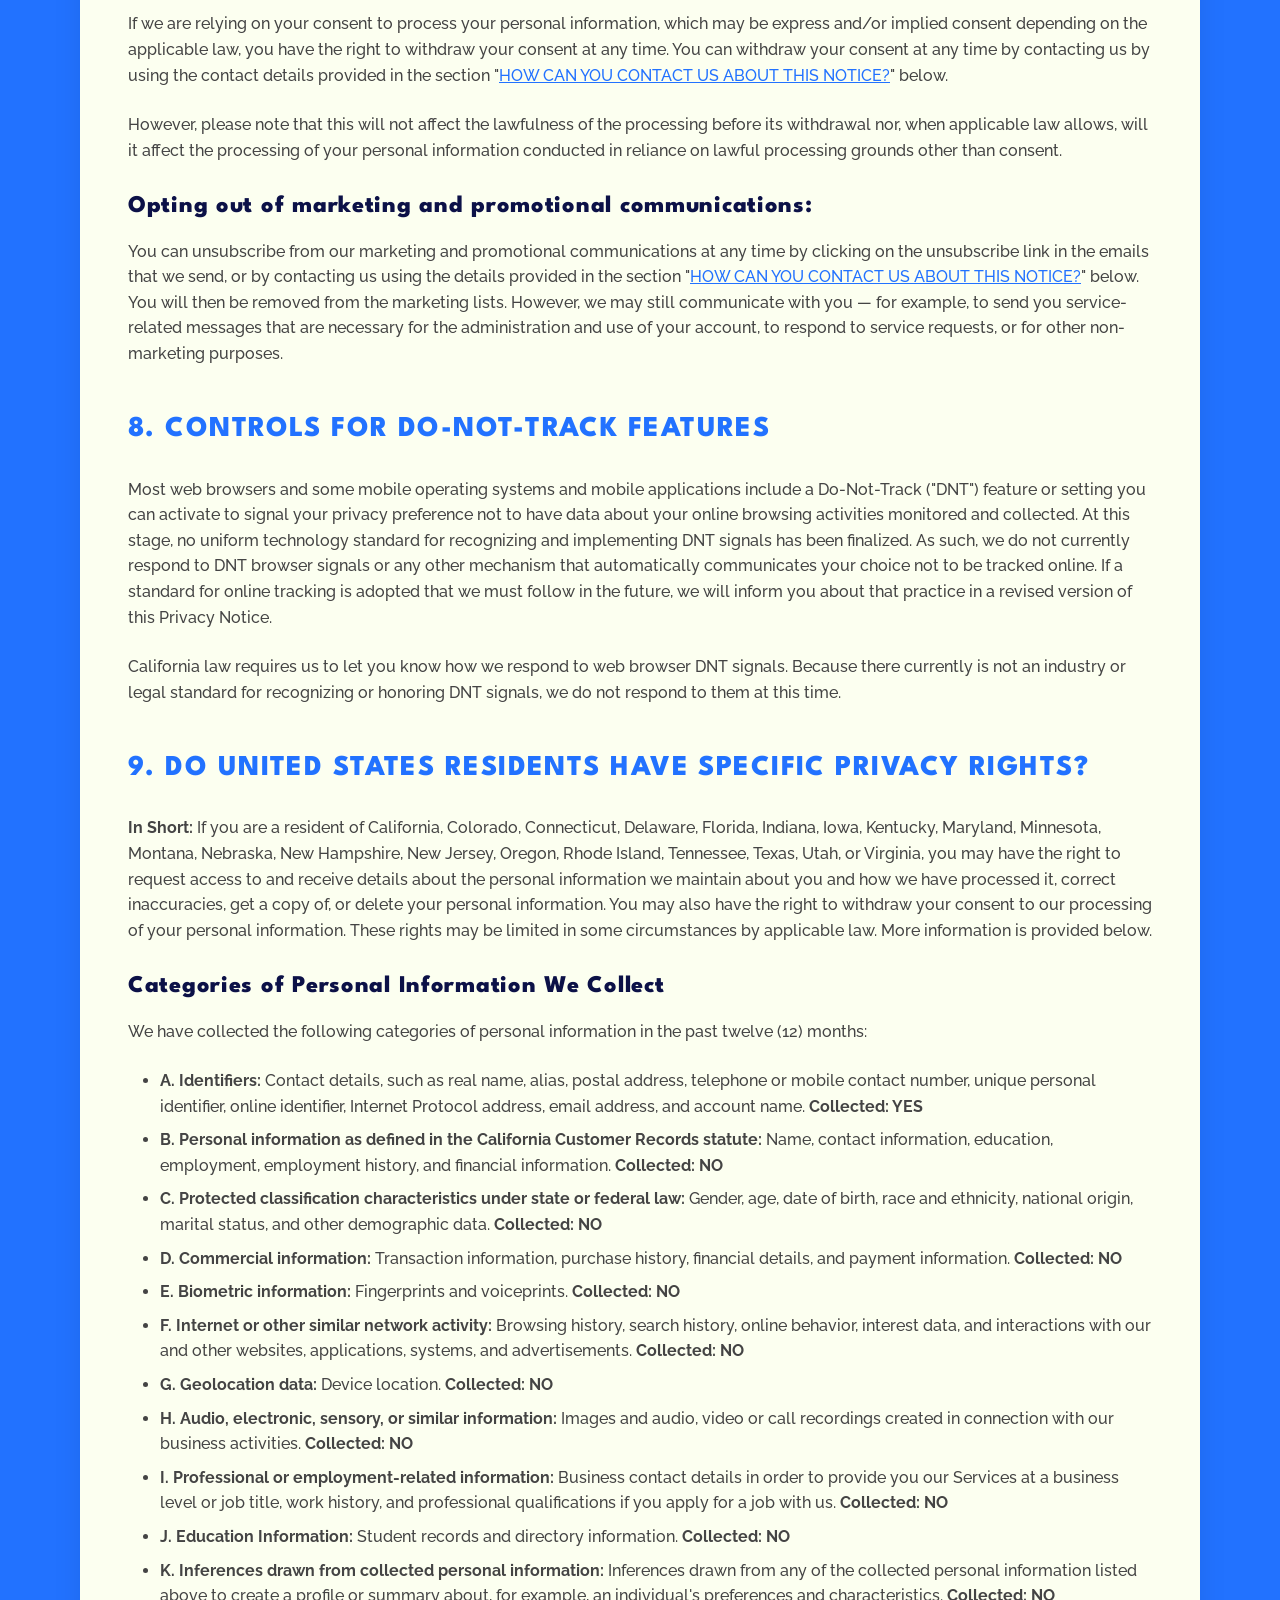
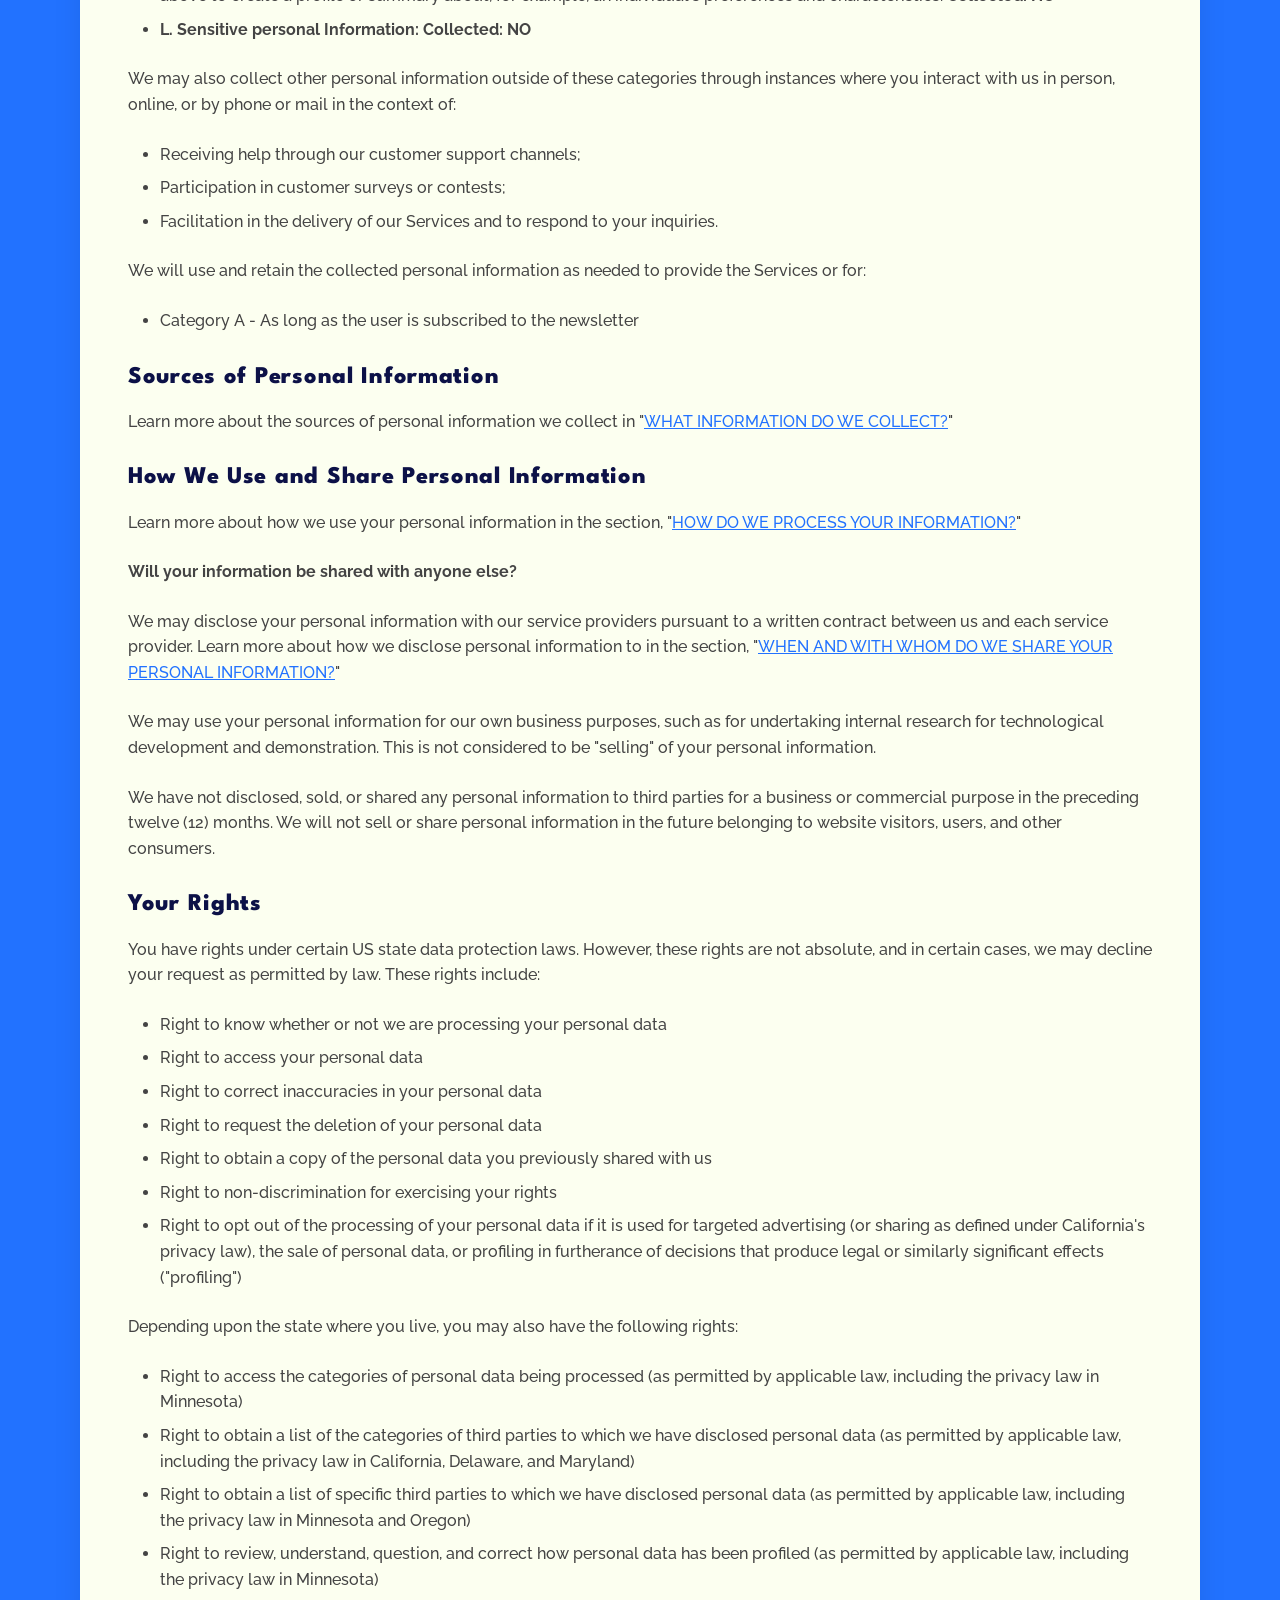
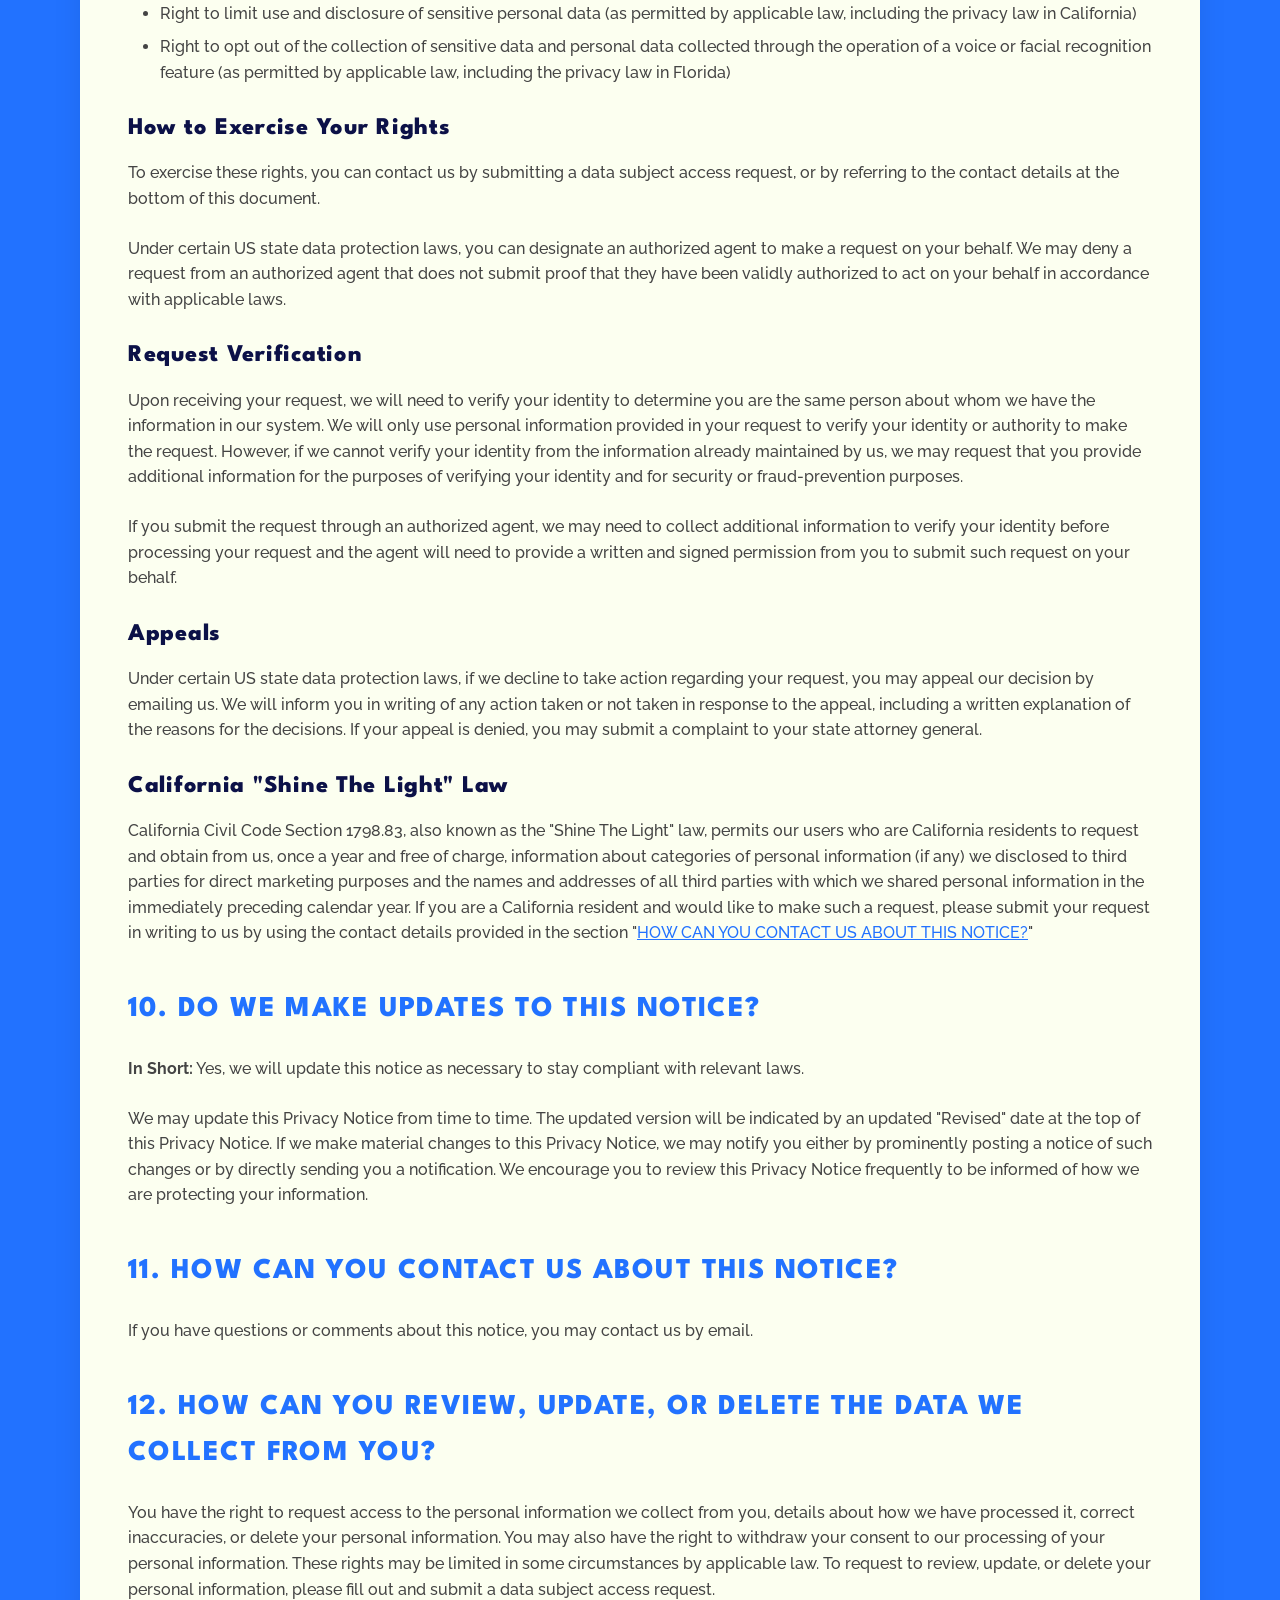
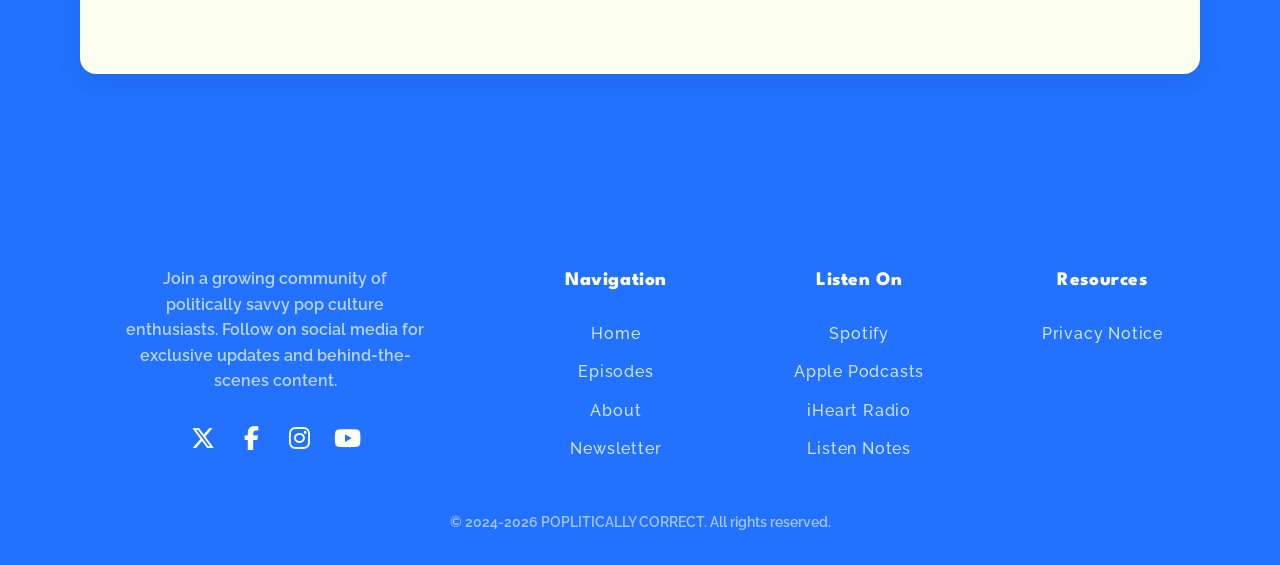
<file: privacy-notice.html>
<!DOCTYPE html>
<html lang="en">
<head>
    <meta charset="UTF-8">
    <meta name="viewport" content="width=device-width, initial-scale=1.0">
    <meta name="description" content="Privacy Notice - Poplitically Correct">
    <meta name="theme-color" content="#2272FF">
    
    <title>Privacy Notice - Poplitically Correct</title>
    <link rel="canonical" href="https://popliticallycorrect.com/privacy-notice.html">
    
    <!-- Favicons -->
    <link rel="icon" type="image/png" sizes="32x32" href="assets/PC Logo_Icon_RGB.png">
    <link rel="icon" type="image/png" sizes="16x16" href="assets/PC Logo_Icon_RGB.png">
    <link rel="apple-touch-icon" sizes="180x180" href="assets/PC Logo_Icon_RGB.png">
    <link rel="manifest" href="site.webmanifest">
    
    <!-- Fonts and Icons -->
    <link rel="preconnect" href="https://fonts.googleapis.com">
    <link rel="preconnect" href="https://fonts.gstatic.com" crossorigin>
    <link rel="stylesheet" href="https://fonts.googleapis.com/css2?family=League+Spartan:wght@400;700;800&family=Raleway:wght@400;500;600;700;800&display=swap">
    <link rel="stylesheet" href="https://cdnjs.cloudflare.com/ajax/libs/font-awesome/6.5.1/css/all.min.css">
    
    <!-- CSS -->
    <link rel="stylesheet" href="https://cdnjs.cloudflare.com/ajax/libs/animate.css/4.1.1/animate.min.css">
    <link rel="stylesheet" href="styles.css">
</head>
<body>
    <header id="header">
        <div class="container header-content">
            <a href="index.html" class="mobile-logo"><img src="assets/PC Logo_Vertical_KO.png" alt="POPLITICALLY CORRECT" style="height: 40px;"></a>
            <nav style="padding-top: 5px; padding-bottom: 5px;">
                <ul>
                    <li><a href="index.html">Home</a></li>
                    <li><a href="index.html#episodes">Episodes</a></li>
                    <li><a href="index.html#about">About</a></li>
                    <li><a href="index.html#subscribe">Newsletter</a></li>
                </ul>
            </nav>
            <button class="mobile-menu-btn" id="mobile-menu-toggle">
                <i class="fas fa-bars"></i>
            </button>
        </div>
        <div class="mobile-nav" id="mobile-nav">
            <ul>
                <li><a href="index.html">Home</a></li>
                <li><a href="index.html#episodes">Episodes</a></li>
                <li><a href="index.html#about">About</a></li>
                <li><a href="index.html#subscribe">Newsletter</a></li>
            </ul>
        </div>
    </header>
    
    <section class="privacy-hero">
        <div class="container">
            <h1 style="font-size: 3rem">Privacy Notice</h1>
        </div>
    </section>
    
    <section class="privacy-content">
        <div class="container">
            <div class="privacy-container">
                <p>Last updated April 11, 2025</p>

                <p>This Privacy Notice for Poplitically Correct ("we," "us," or "our"), describes how and why we might access, collect, store, use, and/or share ("process") your personal information when you use our services ("Services"), including when you:</p>
                <ul>
                    <li>Visit our website at http://www.popliticallycorrect.com, or any website of ours that links to this Privacy Notice</li>
                    <li>Engage with us in other related ways, including any sales, marketing, or events</li>
                </ul>
                <p>Questions or concerns? Reading this Privacy Notice will help you understand your privacy rights and choices. We are responsible for making decisions about how your personal information is processed. If you do not agree with our policies and practices, please do not use our Services.</p>

                <h2>SUMMARY OF KEY POINTS</h2>
                <p>This summary provides key points from our Privacy Notice, but you can find out more details about any of these topics by clicking the link following each key point or by using our table of contents below to find the section you are looking for.</p>

                <p><strong>What personal information do we process?</strong> When you visit, use, or navigate our Services, we may process personal information depending on how you interact with us and the Services, the choices you make, and the products and features you use. Learn more about <a href="#personal-info">personal information you disclose to us</a>.</p>

                <p><strong>Do we process any sensitive personal information?</strong> Some of the information may be considered "special" or "sensitive" in certain jurisdictions, for example your racial or ethnic origins, sexual orientation, and religious beliefs. We do not process sensitive personal information.</p>

                <p><strong>Do we collect any information from third parties?</strong> We do not collect any information from third parties.</p>

                <p><strong>How do we process your information?</strong> We process your information to provide, improve, and administer our Services, communicate with you, for security and fraud prevention, and to comply with law. We may also process your information for other purposes with your consent. We process your information only when we have a valid legal reason to do so. Learn more about <a href="#how-process">how we process your information</a>.</p>

                <p><strong>In what situations and with which parties do we share personal information?</strong> We may share information in specific situations and with specific third parties. Learn more about <a href="#sharing">when and with whom we share your personal information</a>.</p>

                <p><strong>How do we keep your information safe?</strong> We have adequate organizational and technical processes and procedures in place to protect your personal information. However, no electronic transmission over the internet or information storage technology can be guaranteed to be 100% secure, so we cannot promise or guarantee that hackers, cybercriminals, or other unauthorized third parties will not be able to defeat our security and improperly collect, access, steal, or modify your information. Learn more about <a href="#safe">how we keep your information safe</a>.</p>

                <p><strong>What are your rights?</strong> Depending on where you are located geographically, the applicable privacy law may mean you have certain rights regarding your personal information. Learn more about <a href="#rights">your privacy rights</a>.</p>

                <p><strong>How do you exercise your rights?</strong> The easiest way to exercise your rights is by submitting a data subject access request, or by contacting us. We will consider and act upon any request in accordance with applicable data protection laws.</p>

                <p>Want to learn more about what we do with any information we collect? Review the Privacy Notice in full.</p>

                <h2>TABLE OF CONTENTS</h2>
                <ol>
                    <li><a href="#collect">WHAT INFORMATION DO WE COLLECT?</a></li>
                    <li><a href="#how-process">HOW DO WE PROCESS YOUR INFORMATION?</a></li>
                    <li><a href="#legal-bases">WHAT LEGAL BASES DO WE RELY ON TO PROCESS YOUR PERSONAL INFORMATION?</a></li>
                    <li><a href="#sharing">WHEN AND WITH WHOM DO WE SHARE YOUR PERSONAL INFORMATION?</a></li>
                    <li><a href="#keep-info">HOW LONG DO WE KEEP YOUR INFORMATION?</a></li>
                    <li><a href="#safe">HOW DO WE KEEP YOUR INFORMATION SAFE?</a></li>
                    <li><a href="#rights">WHAT ARE YOUR PRIVACY RIGHTS?</a></li>
                    <li><a href="#dnt">CONTROLS FOR DO-NOT-TRACK FEATURES</a></li>
                    <li><a href="#us-rights">DO UNITED STATES RESIDENTS HAVE SPECIFIC PRIVACY RIGHTS?</a></li>
                    <li><a href="#updates">DO WE MAKE UPDATES TO THIS NOTICE?</a></li>
                    <li><a href="#contact">HOW CAN YOU CONTACT US ABOUT THIS NOTICE?</a></li>
                    <li><a href="#review-update-delete">HOW CAN YOU REVIEW, UPDATE, OR DELETE THE DATA WE COLLECT FROM YOU?</a></li>
                </ol>

                <h2 id="collect">1. WHAT INFORMATION DO WE COLLECT?</h2>
                <h3>Personal information you disclose to us</h3>
                <p><strong>In Short:</strong> We collect personal information that you provide to us.</p>
                <p>We collect personal information that you voluntarily provide to us when you express an interest in obtaining information about us or our products and Services, when you participate in activities on the Services, or otherwise when you contact us.</p>
                <p><strong>Personal Information Provided by You.</strong> The personal information that we collect depends on the context of your interactions with us and the Services, the choices you make, and the products and features you use. The personal information we collect may include the following:</p>
                <ul>
                    <li>email addresses</li>
                </ul>
                <p><strong>Sensitive Information.</strong> We do not process sensitive information.</p>
                <p>All personal information that you provide to us must be true, complete, and accurate, and you must notify us of any changes to such personal information.</p>
                
                <h3>Information automatically collected</h3>
                <p><strong>In Short:</strong> Some information — such as your Internet Protocol (IP) address and/or browser and device characteristics — is collected automatically when you visit our Services.</p>
                <p>We automatically collect certain information when you visit, use, or navigate the Services. This information does not reveal your specific identity (like your name or contact information) but may include device and usage information, such as your IP address, browser and device characteristics, operating system, language preferences, referring URLs, device name, country, location, information about how and when you use our Services, and other technical information. This information is primarily needed to maintain the security and operation of our Services, and for our internal analytics and reporting purposes.</p>
                <p>The information we collect includes:</p>
                <ul>
                    <li><strong>Log and Usage Data.</strong> Log and usage data is service-related, diagnostic, usage, and performance information our servers automatically collect when you access or use our Services and which we record in log files. Depending on how you interact with us, this log data may include your IP address, device information, browser type, and settings and information about your activity in the Services (such as the date/time stamps associated with your usage, pages and files viewed, searches, and other actions you take such as which features you use), device event information (such as system activity, error reports (sometimes called "crash dumps"), and hardware settings).</li>
                </ul>

                <h2 id="how-process">2. HOW DO WE PROCESS YOUR INFORMATION?</h2>
                <p><strong>In Short:</strong> We process your information to provide, improve, and administer our Services, communicate with you, for security and fraud prevention, and to comply with law. We may also process your information for other purposes with your consent.</p>
                <p>We process your personal information for a variety of reasons, depending on how you interact with our Services, including:</p>
                <ul>
                    <li><strong>To send you marketing and promotional communications.</strong> We may process the personal information you send to us for our marketing purposes, if this is in accordance with your marketing preferences. You can opt out of our marketing emails at any time. For more information, see "<a href="#rights">WHAT ARE YOUR PRIVACY RIGHTS?</a>" below.</li>
                    <li><strong>To save or protect an individual's vital interest.</strong> We may process your information when necessary to save or protect an individual's vital interest, such as to prevent harm.</li>
                </ul>

                <h2 id="legal-bases">3. WHAT LEGAL BASES DO WE RELY ON TO PROCESS YOUR INFORMATION?</h2>
                <p><strong>In Short:</strong> We only process your personal information when we believe it is necessary and we have a valid legal reason (i.e., legal basis) to do so under applicable law, like with your consent, to comply with laws, to provide you with services to enter into or fulfill our contractual obligations, to protect your rights, or to fulfill our legitimate business interests.</p>

                <p><strong>If you are located in the EU or UK, this section applies to you.</strong></p>
                <p>The General Data Protection Regulation (GDPR) and UK GDPR require us to explain the valid legal bases we rely on in order to process your personal information. As such, we may rely on the following legal bases to process your personal information:</p>
                <ul>
                    <li><strong>Consent.</strong> We may process your information if you have given us permission (i.e., consent) to use your personal information for a specific purpose. You can withdraw your consent at any time. Learn more about <a href="#withdraw-consent">withdrawing your consent</a>.</li>
                    <li><strong>Legitimate Interests.</strong> We may process your information when we believe it is reasonably necessary to achieve our legitimate business interests and those interests do not outweigh your interests and fundamental rights and freedoms. For example, we may process your personal information for some of the purposes described in order to:</li>
                        <ul>
                            <li>Send users information about special offers and discounts on our products and services</li>
                        </ul>
                    <li><strong>Legal Obligations.</strong> We may process your information where we believe it is necessary for compliance with our legal obligations, such as to cooperate with a law enforcement body or regulatory agency, exercise or defend our legal rights, or disclose your information as evidence in litigation in which we are involved.</li>
                    <li><strong>Vital Interests.</strong> We may process your information where we believe it is necessary to protect your vital interests or the vital interests of a third party, such as situations involving potential threats to the safety of any person.</li>
                </ul>

                <p><strong>If you are located in Canada, this section applies to you.</strong></p>
                <p>We may process your information if you have given us specific permission (i.e., express consent) to use your personal information for a specific purpose, or in situations where your permission can be inferred (i.e., implied consent). You can <a href="#withdraw-consent">withdraw your consent</a> at any time.</p>
                <p>In some exceptional cases, we may be legally permitted under applicable law to process your information without your consent, including, for example:</p>
                <ul>
                    <li>If collection is clearly in the interests of an individual and consent cannot be obtained in a timely way</li>
                    <li>For investigations and fraud detection and prevention</li>
                    <li>For business transactions provided certain conditions are met</li>
                    <li>If it is contained in a witness statement and the collection is necessary to assess, process, or settle an insurance claim</li>
                    <li>For identifying injured, ill, or deceased persons and communicating with next of kin</li>
                    <li>If we have reasonable grounds to believe an individual has been, is, or may be victim of financial abuse</li>
                    <li>If it is reasonable to expect collection and use with consent would compromise the availability or the accuracy of the information and the collection is reasonable for purposes related to investigating a breach of an agreement or a contravention of the laws of Canada or a province</li>
                    <li>If disclosure is required to comply with a subpoena, warrant, court order, or rules of the court relating to the production of records</li>
                    <li>If it was produced by an individual in the course of their employment, business, or profession and the collection is consistent with the purposes for which the information was produced</li>
                    <li>If the collection is solely for journalistic, artistic, or literary purposes</li>
                    <li>If the information is publicly available and is specified by the regulations</li>
                </ul>

                <h2 id="sharing">4. WHEN AND WITH WHOM DO WE SHARE YOUR PERSONAL INFORMATION?</h2>
                <p><strong>In Short:</strong> We may share information in specific situations described in this section and/or with the following third parties.</p>
                <p>We may need to share your personal information in the following situations:</p>
                <ul>
                    <li><strong>Business Transfers.</strong> We may share or transfer your information in connection with, or during negotiations of, any merger, sale of company assets, financing, or acquisition of all or a portion of our business to another company.</li>
                </ul>

                <h2 id="keep-info">5. HOW LONG DO WE KEEP YOUR INFORMATION?</h2>
                <p><strong>In Short:</strong> We keep your information for as long as necessary to fulfill the purposes outlined in this Privacy Notice unless otherwise required by law.</p>
                <p>We will only keep your personal information for as long as it is necessary for the purposes set out in this Privacy Notice, unless a longer retention period is required or permitted by law (such as tax, accounting, or other legal requirements).</p>
                <p>When we have no ongoing legitimate business need to process your personal information, we will either delete or anonymize such information, or, if this is not possible (for example, because your personal information has been stored in backup archives), then we will securely store your personal information and isolate it from any further processing until deletion is possible.</p>

                <h2 id="safe">6. HOW DO WE KEEP YOUR INFORMATION SAFE?</h2>
                <p><strong>In Short:</strong> We aim to protect your personal information through a system of organizational and technical security measures.</p>
                <p>We have implemented appropriate and reasonable technical and organizational security measures designed to protect the security of any personal information we process. However, despite our safeguards and efforts to secure your information, no electronic transmission over the Internet or information storage technology can be guaranteed to be 100% secure, so we cannot promise or guarantee that hackers, cybercriminals, or other unauthorized third parties will not be able to defeat our security and improperly collect, access, steal, or modify your information. Although we will do our best to protect your personal information, transmission of personal information to and from our Services is at your own risk. You should only access the Services within a secure environment.</p>

                <h2 id="rights">7. WHAT ARE YOUR PRIVACY RIGHTS?</h2>
                <p><strong>In Short:</strong> Depending on your state of residence in the US or in some regions, such as the European Economic Area (EEA), United Kingdom (UK), Switzerland, and Canada, you have rights that allow you greater access to and control over your personal information. You may review, change, or terminate your account at any time, depending on your country, province, or state of residence.</p>
                <p>In some regions (like the EEA, UK, Switzerland, and Canada), you have certain rights under applicable data protection laws. These may include the right (i) to request access and obtain a copy of your personal information, (ii) to request rectification or erasure; (iii) to restrict the processing of your personal information; (iv) if applicable, to data portability; and (v) not to be subject to automated decision-making. In certain circumstances, you may also have the right to object to the processing of your personal information. You can make such a request by contacting us by using the contact details provided in the section "<a href="#contact">HOW CAN YOU CONTACT US ABOUT THIS NOTICE?</a>" below.</p>
                <p>We will consider and act upon any request in accordance with applicable data protection laws.</p>
                <p>If you are located in the EEA or UK and you believe we are unlawfully processing your personal information, you also have the right to complain to your Member State data protection authority or UK data protection authority.</p>
                <p>If you are located in Switzerland, you may contact the Federal Data Protection and Information Commissioner.</p>

                <h3 id="withdraw-consent">Withdrawing your consent:</h3>
                <p>If we are relying on your consent to process your personal information, which may be express and/or implied consent depending on the applicable law, you have the right to withdraw your consent at any time. You can withdraw your consent at any time by contacting us by using the contact details provided in the section "<a href="#contact">HOW CAN YOU CONTACT US ABOUT THIS NOTICE?</a>" below.</p>
                <p>However, please note that this will not affect the lawfulness of the processing before its withdrawal nor, when applicable law allows, will it affect the processing of your personal information conducted in reliance on lawful processing grounds other than consent.</p>

                <h3>Opting out of marketing and promotional communications:</h3>
                <p>You can unsubscribe from our marketing and promotional communications at any time by clicking on the unsubscribe link in the emails that we send, or by contacting us using the details provided in the section "<a href="#contact">HOW CAN YOU CONTACT US ABOUT THIS NOTICE?</a>" below. You will then be removed from the marketing lists. However, we may still communicate with you — for example, to send you service-related messages that are necessary for the administration and use of your account, to respond to service requests, or for other non-marketing purposes.</p>

                <h2 id="dnt">8. CONTROLS FOR DO-NOT-TRACK FEATURES</h2>
                <p>Most web browsers and some mobile operating systems and mobile applications include a Do-Not-Track ("DNT") feature or setting you can activate to signal your privacy preference not to have data about your online browsing activities monitored and collected. At this stage, no uniform technology standard for recognizing and implementing DNT signals has been finalized. As such, we do not currently respond to DNT browser signals or any other mechanism that automatically communicates your choice not to be tracked online. If a standard for online tracking is adopted that we must follow in the future, we will inform you about that practice in a revised version of this Privacy Notice.</p>
                <p>California law requires us to let you know how we respond to web browser DNT signals. Because there currently is not an industry or legal standard for recognizing or honoring DNT signals, we do not respond to them at this time.</p>

                <h2 id="us-rights">9. DO UNITED STATES RESIDENTS HAVE SPECIFIC PRIVACY RIGHTS?</h2>
                <p><strong>In Short:</strong> If you are a resident of California, Colorado, Connecticut, Delaware, Florida, Indiana, Iowa, Kentucky, Maryland, Minnesota, Montana, Nebraska, New Hampshire, New Jersey, Oregon, Rhode Island, Tennessee, Texas, Utah, or Virginia, you may have the right to request access to and receive details about the personal information we maintain about you and how we have processed it, correct inaccuracies, get a copy of, or delete your personal information. You may also have the right to withdraw your consent to our processing of your personal information. These rights may be limited in some circumstances by applicable law. More information is provided below.</p>
                
                <h3>Categories of Personal Information We Collect</h3>
                <p>We have collected the following categories of personal information in the past twelve (12) months:</p>
                <ul>
                    <li><strong>A. Identifiers:</strong> Contact details, such as real name, alias, postal address, telephone or mobile contact number, unique personal identifier, online identifier, Internet Protocol address, email address, and account name. <strong>Collected: YES</strong></li>
                    <li><strong>B. Personal information as defined in the California Customer Records statute:</strong> Name, contact information, education, employment, employment history, and financial information. <strong>Collected: NO</strong></li>
                    <li><strong>C. Protected classification characteristics under state or federal law:</strong> Gender, age, date of birth, race and ethnicity, national origin, marital status, and other demographic data. <strong>Collected: NO</strong></li>
                    <li><strong>D. Commercial information:</strong> Transaction information, purchase history, financial details, and payment information. <strong>Collected: NO</strong></li>
                    <li><strong>E. Biometric information:</strong> Fingerprints and voiceprints. <strong>Collected: NO</strong></li>
                    <li><strong>F. Internet or other similar network activity:</strong> Browsing history, search history, online behavior, interest data, and interactions with our and other websites, applications, systems, and advertisements. <strong>Collected: NO</strong></li>
                    <li><strong>G. Geolocation data:</strong> Device location. <strong>Collected: NO</strong></li>
                    <li><strong>H. Audio, electronic, sensory, or similar information:</strong> Images and audio, video or call recordings created in connection with our business activities. <strong>Collected: NO</strong></li>
                    <li><strong>I. Professional or employment-related information:</strong> Business contact details in order to provide you our Services at a business level or job title, work history, and professional qualifications if you apply for a job with us. <strong>Collected: NO</strong></li>
                    <li><strong>J. Education Information:</strong> Student records and directory information. <strong>Collected: NO</strong></li>
                    <li><strong>K. Inferences drawn from collected personal information:</strong> Inferences drawn from any of the collected personal information listed above to create a profile or summary about, for example, an individual's preferences and characteristics. <strong>Collected: NO</strong></li>
                    <li><strong>L. Sensitive personal Information:</strong> <strong>Collected: NO</strong></li>
                </ul>

                <p>We may also collect other personal information outside of these categories through instances where you interact with us in person, online, or by phone or mail in the context of:</p>
                <ul>
                    <li>Receiving help through our customer support channels;</li>
                    <li>Participation in customer surveys or contests;</li>
                    <li>Facilitation in the delivery of our Services and to respond to your inquiries.</li>
                </ul>
                <p>We will use and retain the collected personal information as needed to provide the Services or for:</p>
                <ul>
                    <li>Category A - As long as the user is subscribed to the newsletter</li>
                </ul>
                
                <h3>Sources of Personal Information</h3>
                <p>Learn more about the sources of personal information we collect in "<a href="#collect">WHAT INFORMATION DO WE COLLECT?</a>"</p>
                
                <h3>How We Use and Share Personal Information</h3>
                <p>Learn more about how we use your personal information in the section, "<a href="#how-process">HOW DO WE PROCESS YOUR INFORMATION?</a>"</p>
                <p><strong>Will your information be shared with anyone else?</strong></p>
                <p>We may disclose your personal information with our service providers pursuant to a written contract between us and each service provider. Learn more about how we disclose personal information to in the section, "<a href="#sharing">WHEN AND WITH WHOM DO WE SHARE YOUR PERSONAL INFORMATION?</a>"</p>
                <p>We may use your personal information for our own business purposes, such as for undertaking internal research for technological development and demonstration. This is not considered to be "selling" of your personal information.</p>
                <p>We have not disclosed, sold, or shared any personal information to third parties for a business or commercial purpose in the preceding twelve (12) months. We will not sell or share personal information in the future belonging to website visitors, users, and other consumers.</p>
                
                <h3>Your Rights</h3>
                <p>You have rights under certain US state data protection laws. However, these rights are not absolute, and in certain cases, we may decline your request as permitted by law. These rights include:</p>
                <ul>
                    <li>Right to know whether or not we are processing your personal data</li>
                    <li>Right to access your personal data</li>
                    <li>Right to correct inaccuracies in your personal data</li>
                    <li>Right to request the deletion of your personal data</li>
                    <li>Right to obtain a copy of the personal data you previously shared with us</li>
                    <li>Right to non-discrimination for exercising your rights</li>
                    <li>Right to opt out of the processing of your personal data if it is used for targeted advertising (or sharing as defined under California's privacy law), the sale of personal data, or profiling in furtherance of decisions that produce legal or similarly significant effects ("profiling")</li>
                </ul>
                <p>Depending upon the state where you live, you may also have the following rights:</p>
                <ul>
                    <li>Right to access the categories of personal data being processed (as permitted by applicable law, including the privacy law in Minnesota)</li>
                    <li>Right to obtain a list of the categories of third parties to which we have disclosed personal data (as permitted by applicable law, including the privacy law in California, Delaware, and Maryland)</li>
                    <li>Right to obtain a list of specific third parties to which we have disclosed personal data (as permitted by applicable law, including the privacy law in Minnesota and Oregon)</li>
                    <li>Right to review, understand, question, and correct how personal data has been profiled (as permitted by applicable law, including the privacy law in Minnesota)</li>
                    <li>Right to limit use and disclosure of sensitive personal data (as permitted by applicable law, including the privacy law in California)</li>
                    <li>Right to opt out of the collection of sensitive data and personal data collected through the operation of a voice or facial recognition feature (as permitted by applicable law, including the privacy law in Florida)</li>
                </ul>
                
                <h3>How to Exercise Your Rights</h3>
                <p>To exercise these rights, you can contact us by submitting a data subject access request, or by referring to the contact details at the bottom of this document.</p>
                <p>Under certain US state data protection laws, you can designate an authorized agent to make a request on your behalf. We may deny a request from an authorized agent that does not submit proof that they have been validly authorized to act on your behalf in accordance with applicable laws.</p>
                
                <h3>Request Verification</h3>
                <p>Upon receiving your request, we will need to verify your identity to determine you are the same person about whom we have the information in our system. We will only use personal information provided in your request to verify your identity or authority to make the request. However, if we cannot verify your identity from the information already maintained by us, we may request that you provide additional information for the purposes of verifying your identity and for security or fraud-prevention purposes.</p>
                <p>If you submit the request through an authorized agent, we may need to collect additional information to verify your identity before processing your request and the agent will need to provide a written and signed permission from you to submit such request on your behalf.</p>
                
                <h3>Appeals</h3>
                <p>Under certain US state data protection laws, if we decline to take action regarding your request, you may appeal our decision by emailing us. We will inform you in writing of any action taken or not taken in response to the appeal, including a written explanation of the reasons for the decisions. If your appeal is denied, you may submit a complaint to your state attorney general.</p>
                
                <h3>California "Shine The Light" Law</h3>
                <p>California Civil Code Section 1798.83, also known as the "Shine The Light" law, permits our users who are California residents to request and obtain from us, once a year and free of charge, information about categories of personal information (if any) we disclosed to third parties for direct marketing purposes and the names and addresses of all third parties with which we shared personal information in the immediately preceding calendar year. If you are a California resident and would like to make such a request, please submit your request in writing to us by using the contact details provided in the section "<a href="#contact">HOW CAN YOU CONTACT US ABOUT THIS NOTICE?</a>"</p>

                <h2 id="updates">10. DO WE MAKE UPDATES TO THIS NOTICE?</h2>
                <p><strong>In Short:</strong> Yes, we will update this notice as necessary to stay compliant with relevant laws.</p>
                <p>We may update this Privacy Notice from time to time. The updated version will be indicated by an updated "Revised" date at the top of this Privacy Notice. If we make material changes to this Privacy Notice, we may notify you either by prominently posting a notice of such changes or by directly sending you a notification. We encourage you to review this Privacy Notice frequently to be informed of how we are protecting your information.</p>

                <h2 id="contact">11. HOW CAN YOU CONTACT US ABOUT THIS NOTICE?</h2>
                <p>If you have questions or comments about this notice, you may contact us by email.</p>

                <h2 id="review-update-delete">12. HOW CAN YOU REVIEW, UPDATE, OR DELETE THE DATA WE COLLECT FROM YOU?</h2>
                <p>You have the right to request access to the personal information we collect from you, details about how we have processed it, correct inaccuracies, or delete your personal information. You may also have the right to withdraw your consent to our processing of your personal information. These rights may be limited in some circumstances by applicable law. To request to review, update, or delete your personal information, please fill out and submit a data subject access request.</p>

            </div>
        </div>
    </section>
    
    <!-- Footer -->
    <footer>
        <div class="container">
            <div class="footer-content">
                <div class="footer-info">
                    <p class="footer-about">Join a growing community of politically savvy pop culture enthusiasts. Follow on social media for exclusive updates and behind-the-scenes content.</p>
                    <div class="social-links">
                        <a href="#" target="_blank" class="social-icon">
                            <i class="fa-brands fa-x-twitter"></i>
                        </a>
                        <a href="#" target="_blank" class="social-icon">
                            <i class="fab fa-facebook-f"></i>
                        </a>
                        <a href="https://www.instagram.com/poplitically.correct" target="_blank" class="social-icon">
                            <i class="fab fa-instagram"></i>
                        </a>
                        <a href="#" target="_blank" class="social-icon">
                            <i class="fab fa-youtube"></i>
                        </a>
                    </div>
                </div>
                
                <nav class="footer-nav">
                    <h4 class="footer-heading">Navigation</h4>
                    <div class="footer-links">
                        <a href="index.html">Home</a>
                        <a href="index.html#episodes">Episodes</a>
                        <a href="index.html#about">About</a>
                        <a href="index.html#subscribe">Newsletter</a>
                    </div>
                </nav>
                
                <nav class="footer-nav">
                    <h4 class="footer-heading">Listen On</h4>
                    <div class="footer-links">
                        <a href="https://open.spotify.com/show/4ZfhbHk1ieApEr151Q9MS0?si=e97b086701be44ff" target="_blank">Spotify</a>
                        <a href="https://podcasts.apple.com/us/podcast/poplitically-correct/id1802255381" target="_blank">Apple Podcasts</a>
                        <a href="https://www.iheart.com/podcast/269-poplitically-correct-270232090" target="_blank">iHeart Radio</a>
                        <a href="https://www.listennotes.com/podcasts/poplitically-correct-zach-rosas-avxrFGwAZKS/" target="_blank">Listen Notes</a>
                    </div>
                </nav>
                
                <nav class="footer-nav">
                    <h4 class="footer-heading">Resources</h4>
                    <div class="footer-links">
                        <a href="privacy-notice.html">Privacy Notice</a>
                    </div>
                </nav>
            </div>
            
            <div class="footer-bottom">
                <div class="copyright">
                    © 2024-<script>document.write(new Date().getFullYear())</script> POPLITICALLY CORRECT. All rights reserved.
                </div>
            </div>
        </div>
    </footer>
    
    <script src="script.js"></script>
</body>
</html>
</file>
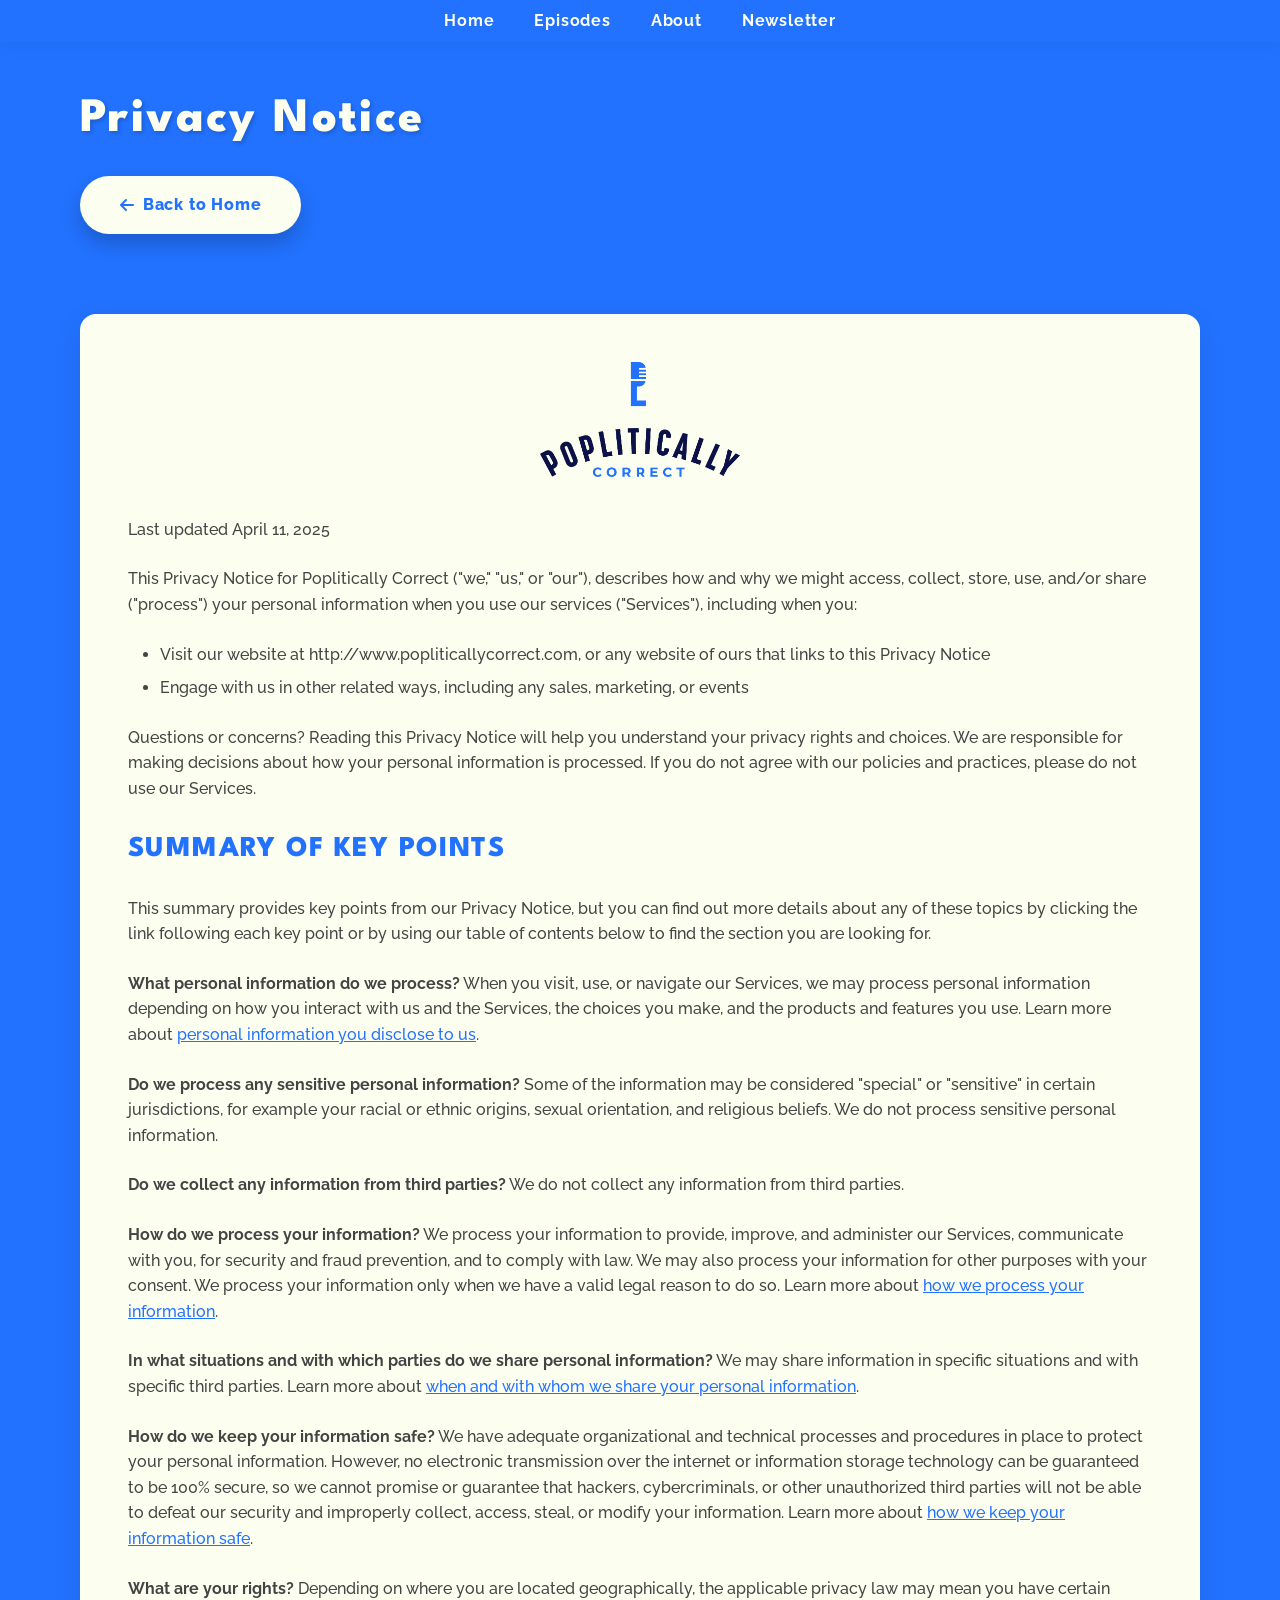
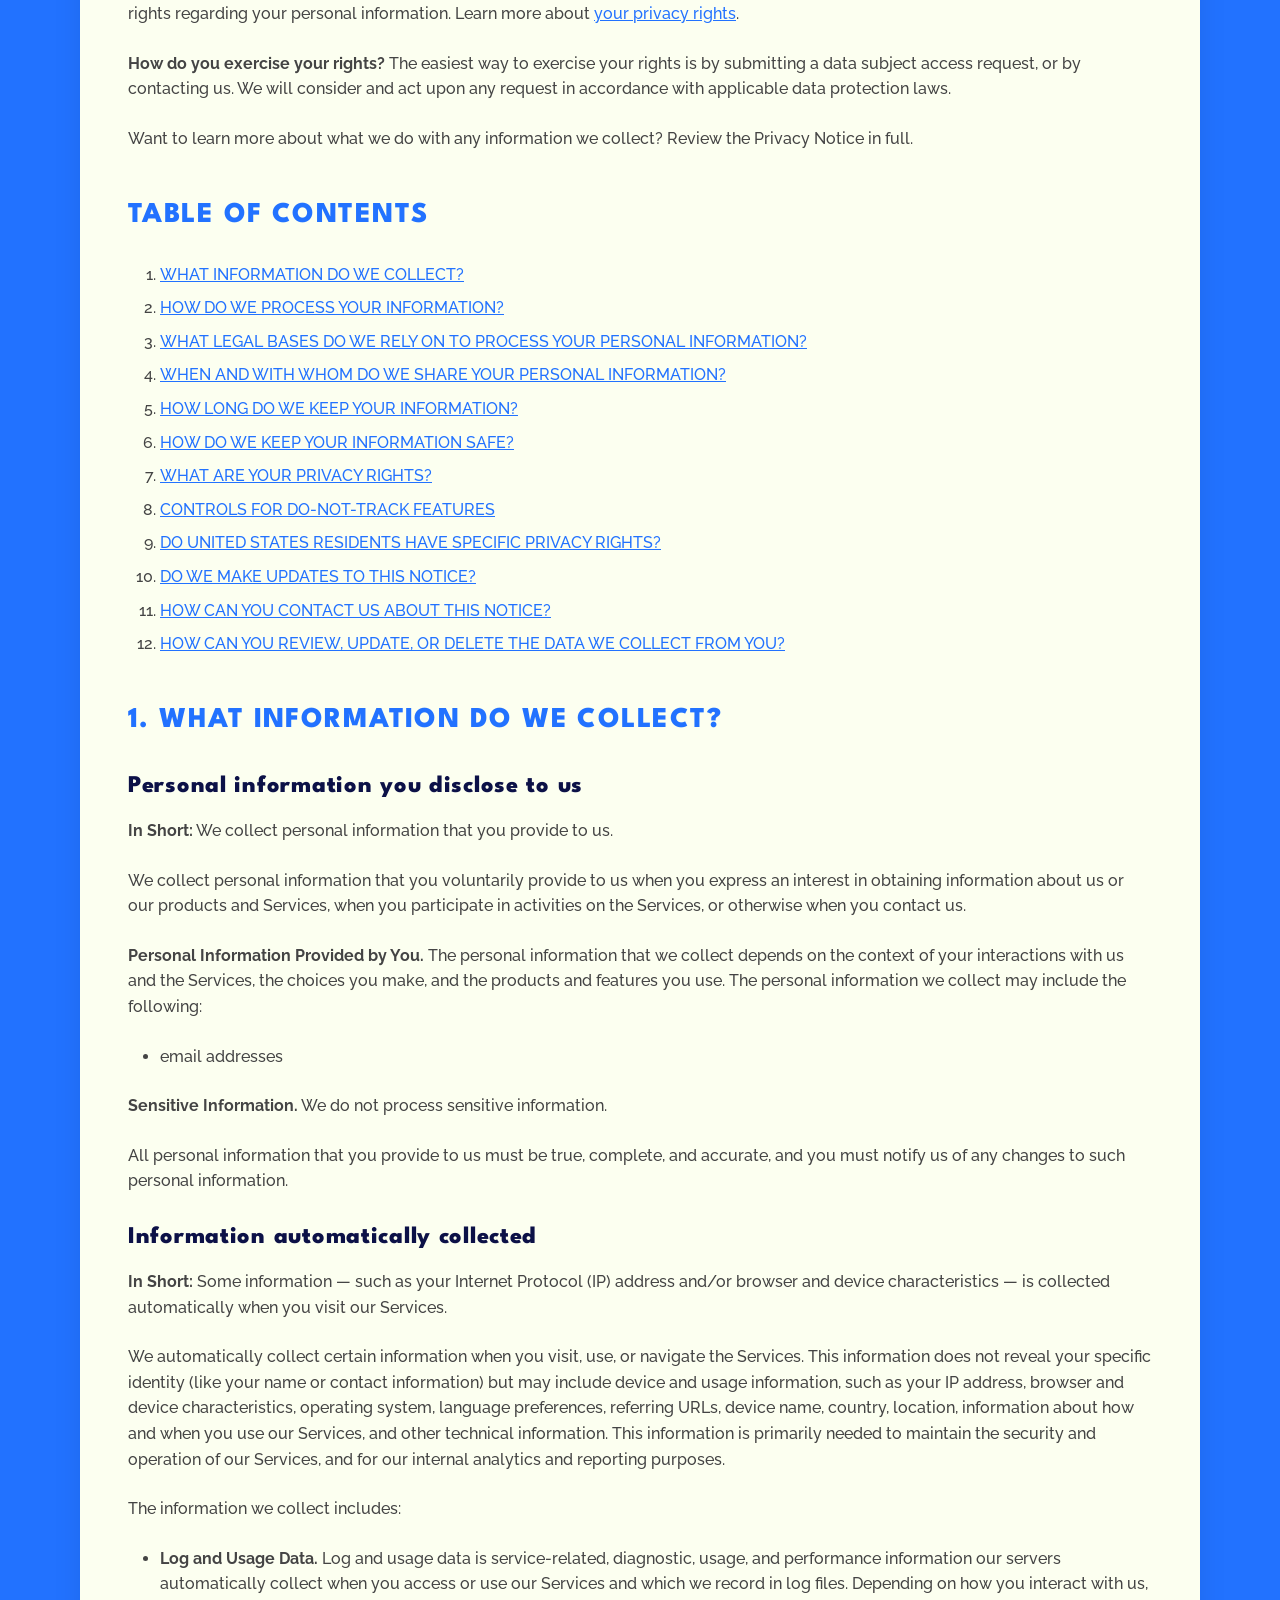
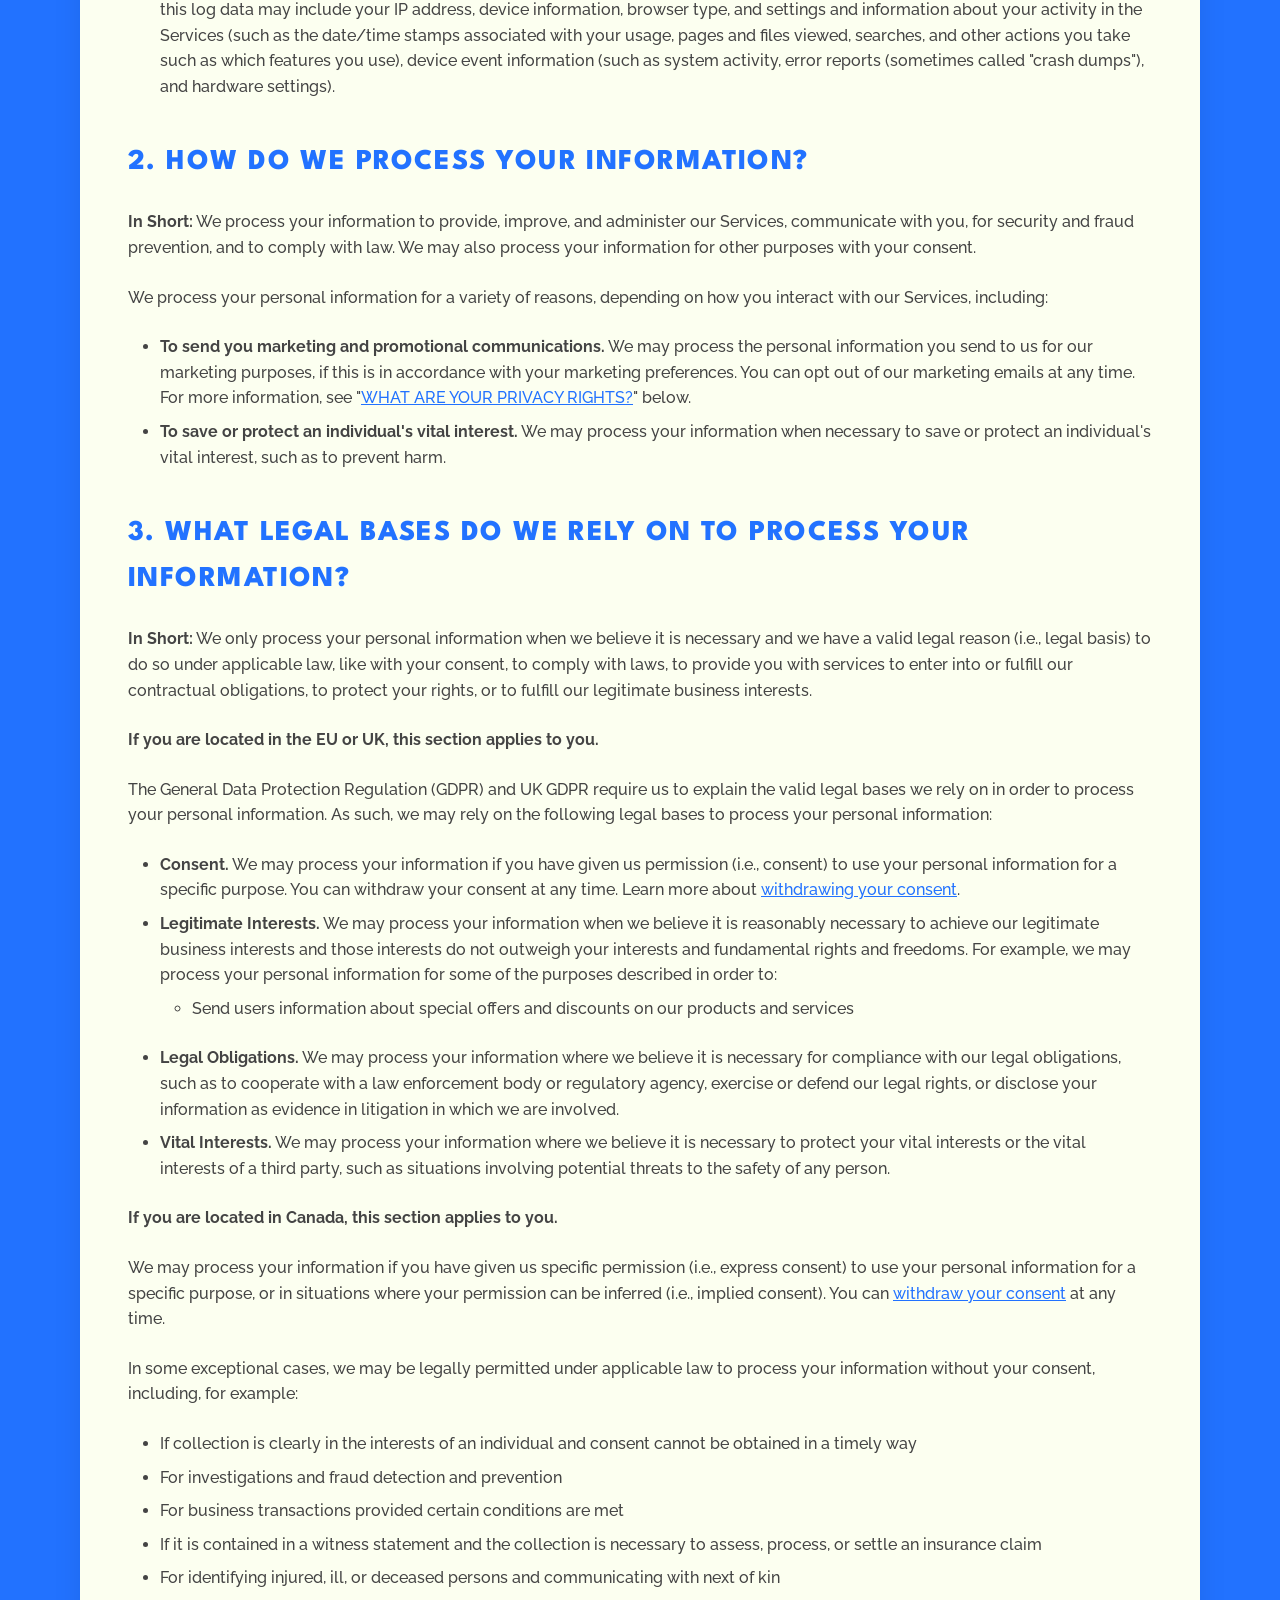
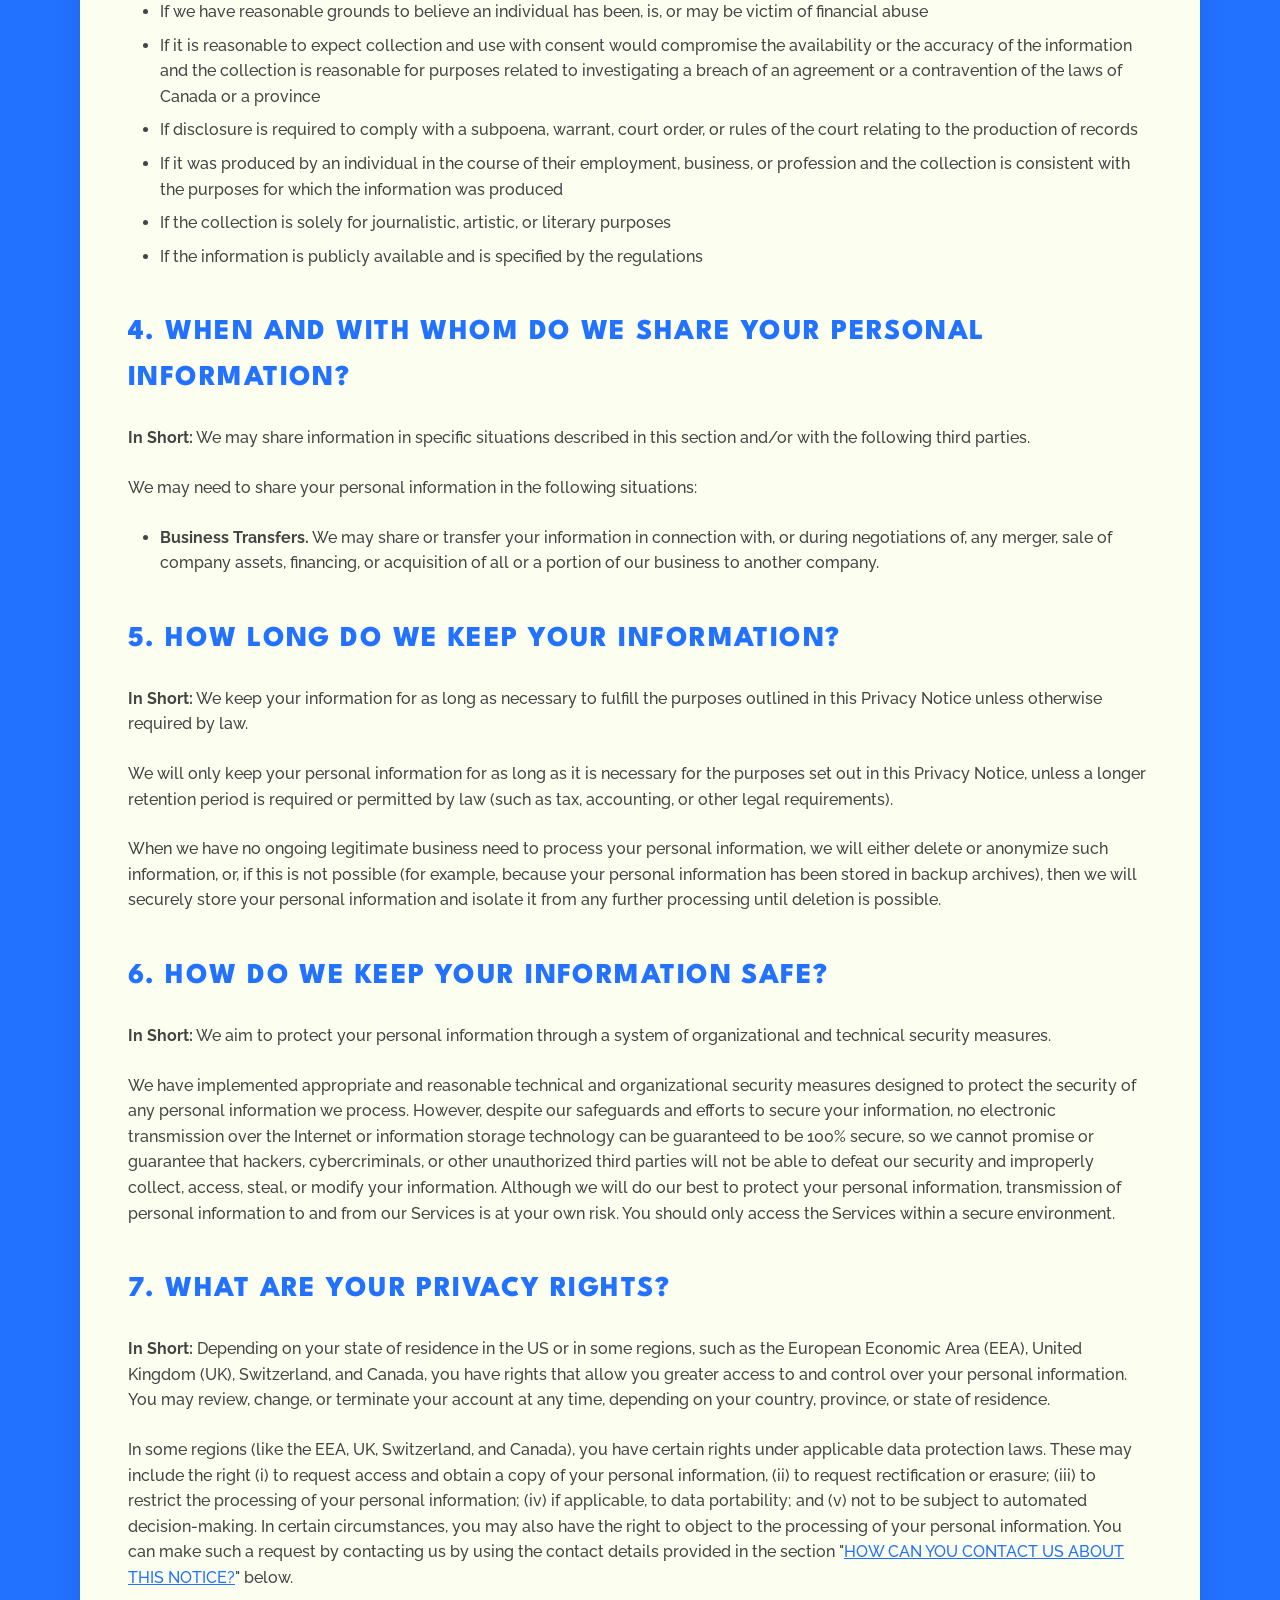
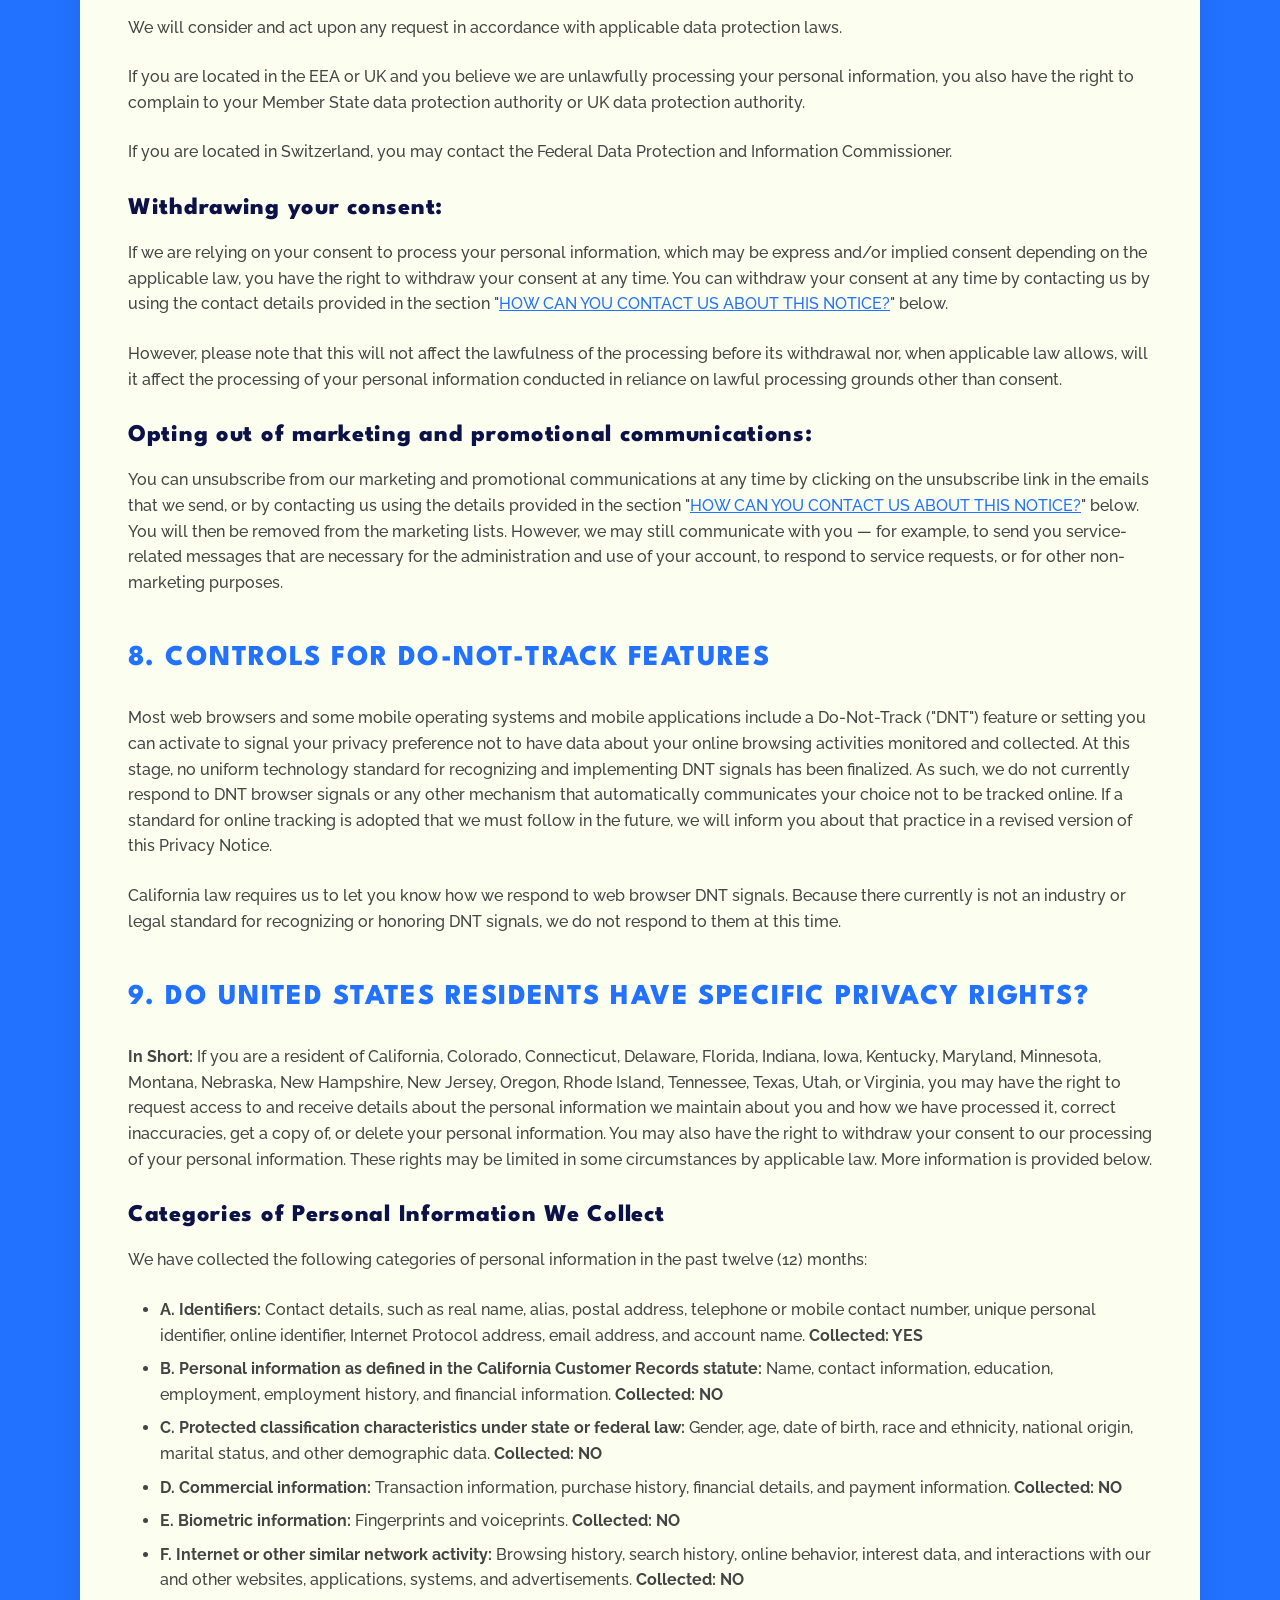
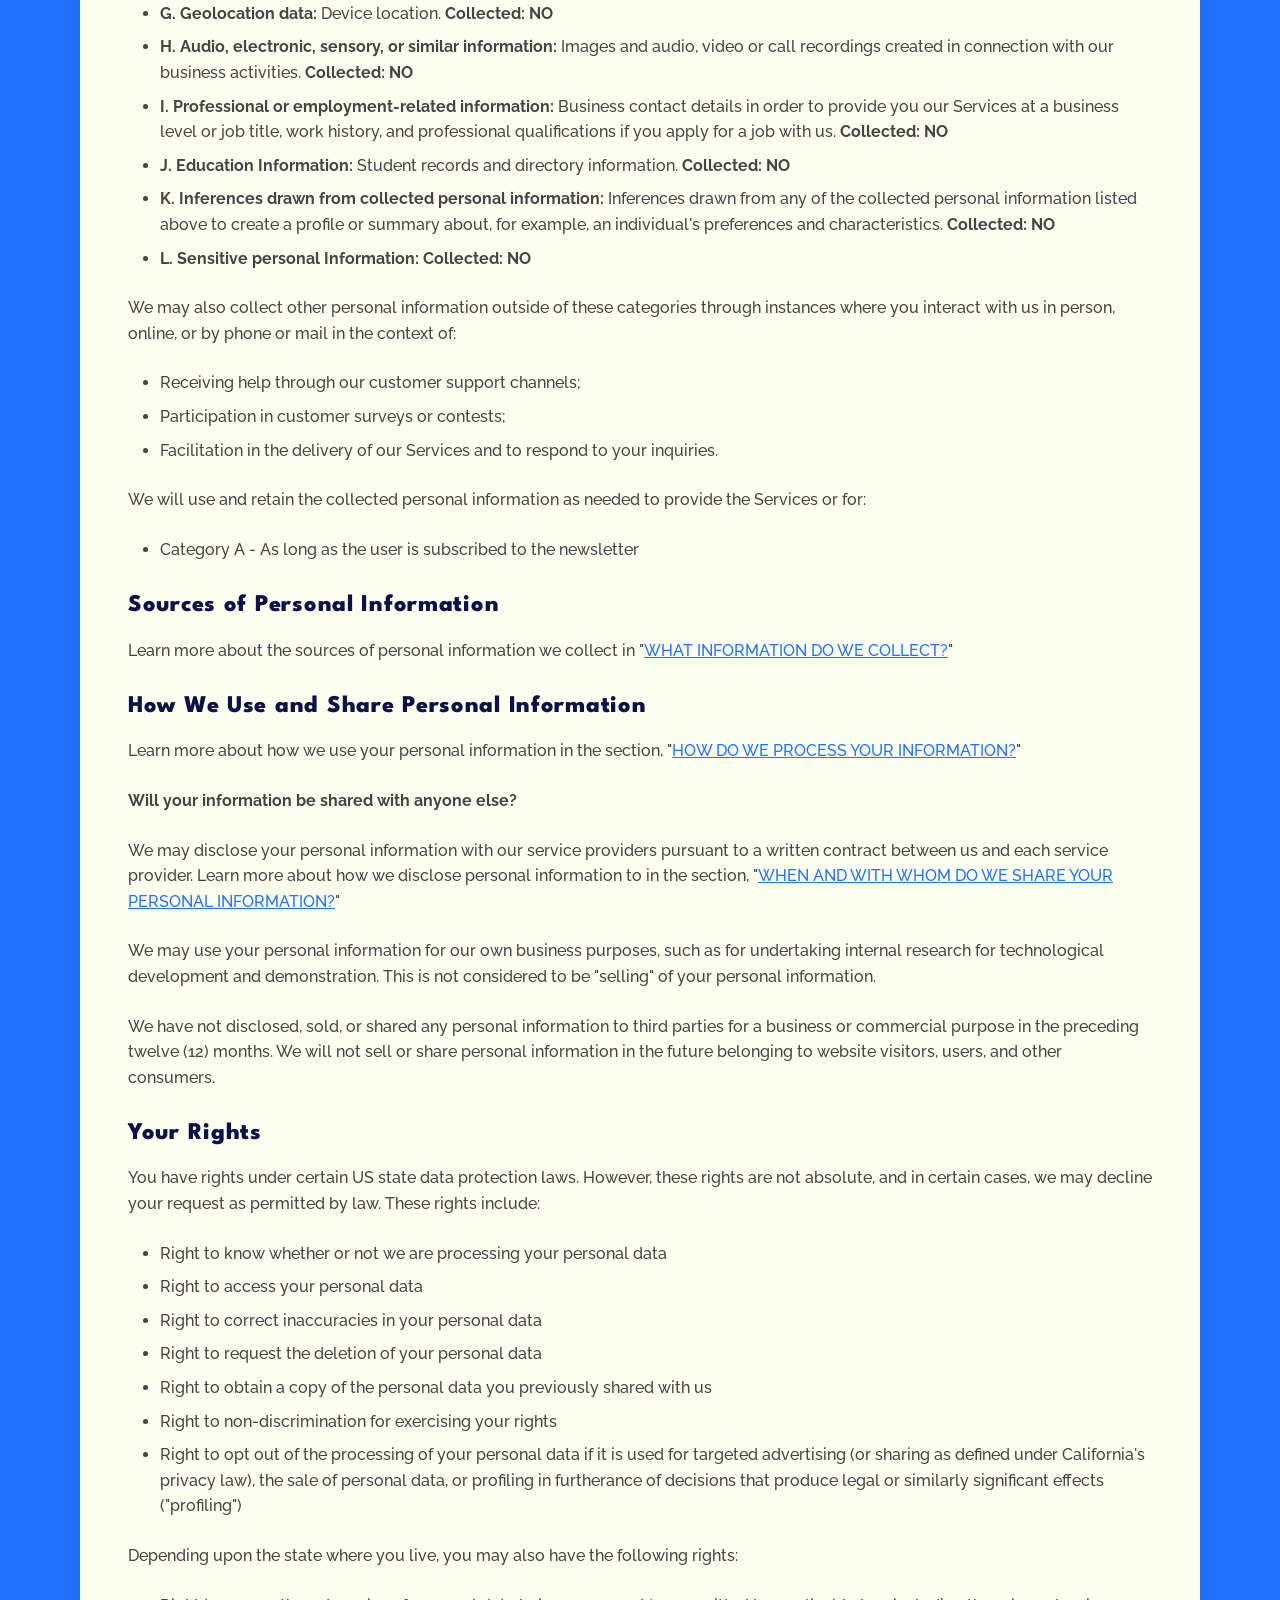
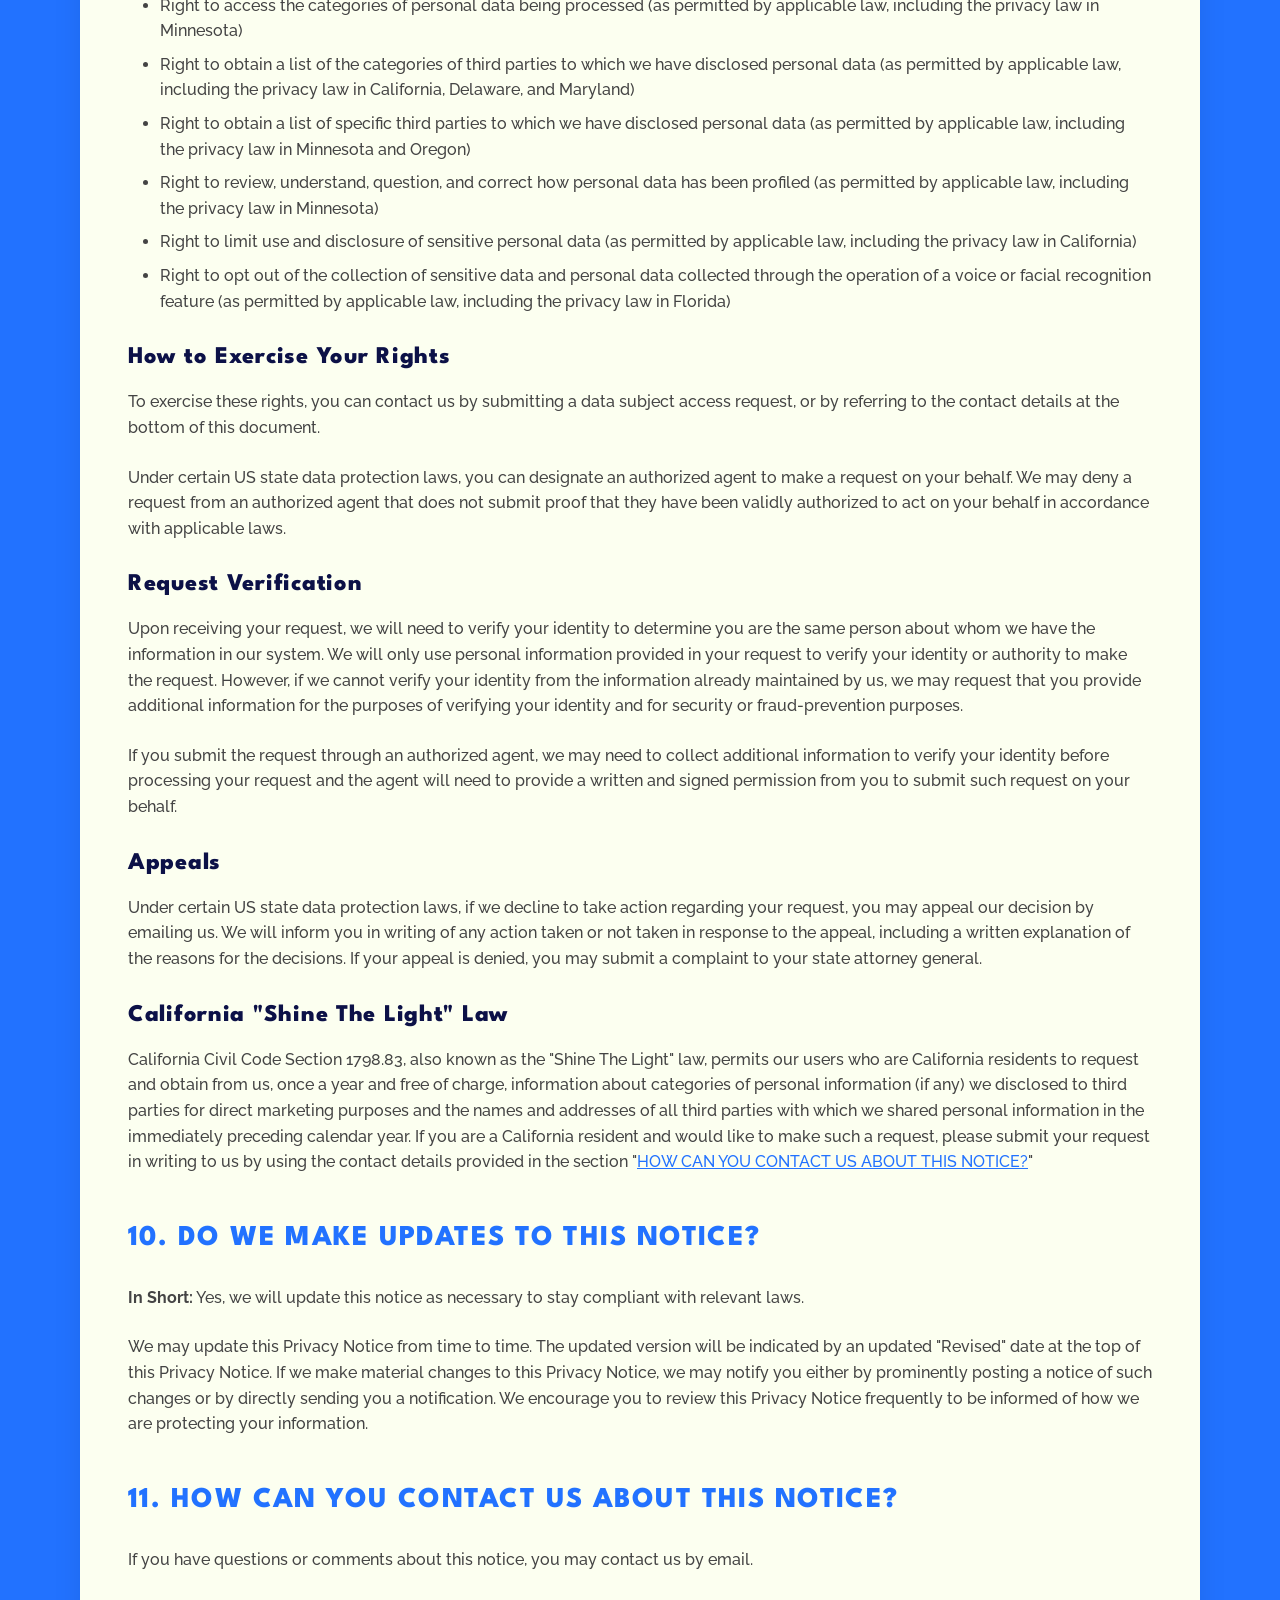
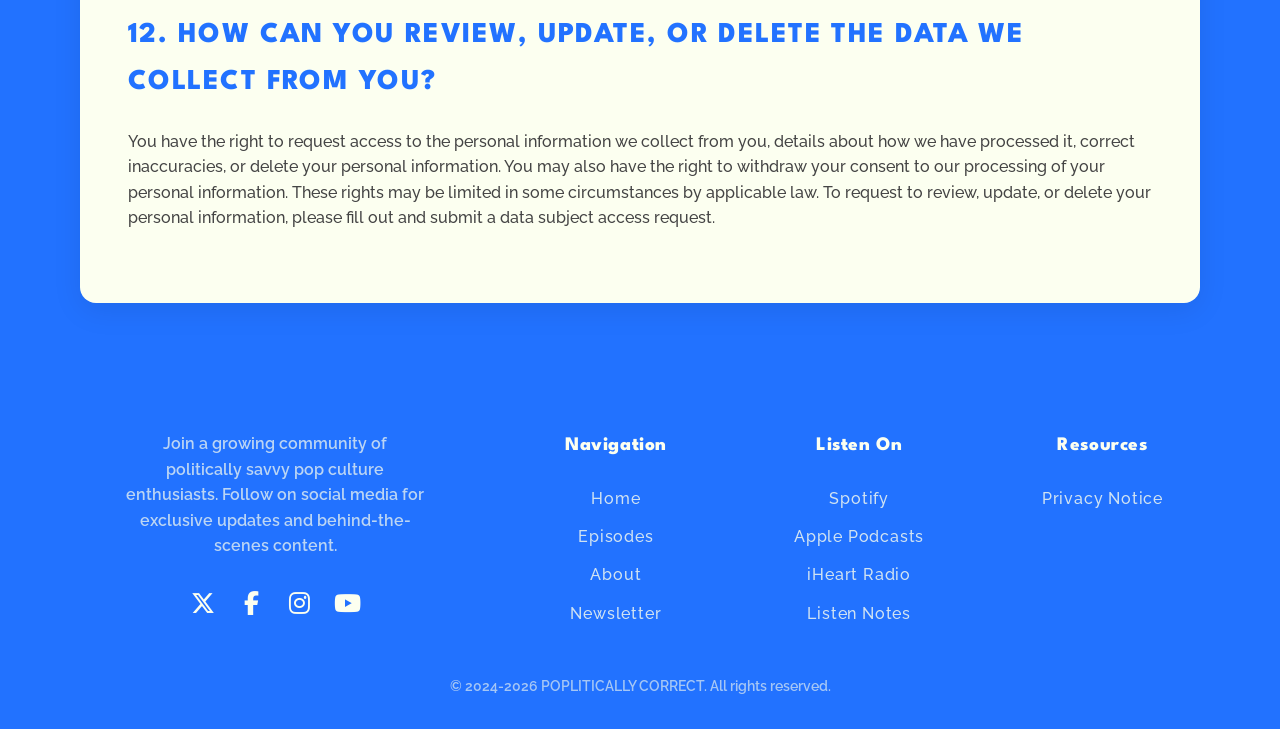
<file: public/privacy-notice.html>
<!DOCTYPE html>
<html lang="en">
<head>
    <meta charset="UTF-8">
    <meta name="viewport" content="width=device-width, initial-scale=1.0">
    <meta name="description" content="Privacy Notice - Poplitically Correct">
    <meta name="theme-color" content="#2272FF">
    
    <title>Privacy Notice - Poplitically Correct</title>
    <link rel="canonical" href="https://popliticallycorrect.com/privacy-notice.html">
    
    <!-- Favicons -->
    <link rel="icon" type="image/png" sizes="32x32" href="assets/PC Logo_Icon_RGB.png">
    <link rel="icon" type="image/png" sizes="16x16" href="assets/PC Logo_Icon_RGB.png">
    <link rel="apple-touch-icon" sizes="180x180" href="assets/PC Logo_Icon_RGB.png">
    <link rel="manifest" href="site.webmanifest">
    
    <!-- Fonts and Icons -->
    <link rel="preconnect" href="https://fonts.googleapis.com">
    <link rel="preconnect" href="https://fonts.gstatic.com" crossorigin>
    <link rel="stylesheet" href="https://fonts.googleapis.com/css2?family=League+Spartan:wght@400;700;800&family=Raleway:wght@400;500;600;700;800&display=swap">
    <link rel="stylesheet" href="https://cdnjs.cloudflare.com/ajax/libs/font-awesome/6.5.1/css/all.min.css">
    
    <!-- CSS -->
    <link rel="stylesheet" href="https://cdnjs.cloudflare.com/ajax/libs/animate.css/4.1.1/animate.min.css">
    <link rel="stylesheet" href="styles.css">
</head>
<body>
    <header id="header">
        <div class="container header-content">
            <a href="index.html" class="mobile-logo"><img src="assets/PC Logo_Vertical_KO.png" alt="POPLITICALLY CORRECT" style="height: 30px;"></a>
            <nav style="padding-top: 5px; padding-bottom: 5px;">
                <ul>
                    <li><a href="index.html">Home</a></li>
                    <li><a href="index.html#episodes">Episodes</a></li>
                    <li><a href="index.html#about">About</a></li>
                    <li><a href="index.html#subscribe">Newsletter</a></li>
                </ul>
            </nav>
            <button class="mobile-menu-btn" id="mobile-menu-toggle">
                <i class="fas fa-bars"></i>
            </button>
        </div>
        <div class="mobile-nav" id="mobile-nav">
            <ul>
                <li><a href="index.html">Home</a></li>
                <li><a href="index.html#episodes">Episodes</a></li>
                <li><a href="index.html#about">About</a></li>
                <li><a href="index.html#subscribe">Newsletter</a></li>
            </ul>
        </div>
    </header>
    
    <section class="privacy-hero">
        <div class="container">
            <h1 style="font-size: 3rem; margin-bottom: 2rem;">Privacy Notice</h1>
            <div class="back-to-home">
                <a href="index.html" class="cta-button">
                    <i class="fas fa-arrow-left"></i> Back to Home
                </a>
            </div>
        </div>
    </section>
    
    <section class="privacy-content">
        <div class="container">
            <div class="privacy-container">

                <div class="logo-container" style="text-align: center; margin-bottom: 2rem;">
                    <img src="assets/PC Logo_Vertical_RGB.png" alt="Poplitically Correct Logo" style="max-width: 200px; height: auto;">
                </div>
                <p>Last updated April 11, 2025</p>

                <p>This Privacy Notice for Poplitically Correct ("we," "us," or "our"), describes how and why we might access, collect, store, use, and/or share ("process") your personal information when you use our services ("Services"), including when you:</p>
                <ul>
                    <li>Visit our website at http://www.popliticallycorrect.com, or any website of ours that links to this Privacy Notice</li>
                    <li>Engage with us in other related ways, including any sales, marketing, or events</li>
                </ul>
                <p>Questions or concerns? Reading this Privacy Notice will help you understand your privacy rights and choices. We are responsible for making decisions about how your personal information is processed. If you do not agree with our policies and practices, please do not use our Services.</p>

                <h2>SUMMARY OF KEY POINTS</h2>
                <p>This summary provides key points from our Privacy Notice, but you can find out more details about any of these topics by clicking the link following each key point or by using our table of contents below to find the section you are looking for.</p>

                <p><strong>What personal information do we process?</strong> When you visit, use, or navigate our Services, we may process personal information depending on how you interact with us and the Services, the choices you make, and the products and features you use. Learn more about <a href="#personal-info">personal information you disclose to us</a>.</p>

                <p><strong>Do we process any sensitive personal information?</strong> Some of the information may be considered "special" or "sensitive" in certain jurisdictions, for example your racial or ethnic origins, sexual orientation, and religious beliefs. We do not process sensitive personal information.</p>

                <p><strong>Do we collect any information from third parties?</strong> We do not collect any information from third parties.</p>

                <p><strong>How do we process your information?</strong> We process your information to provide, improve, and administer our Services, communicate with you, for security and fraud prevention, and to comply with law. We may also process your information for other purposes with your consent. We process your information only when we have a valid legal reason to do so. Learn more about <a href="#how-process">how we process your information</a>.</p>

                <p><strong>In what situations and with which parties do we share personal information?</strong> We may share information in specific situations and with specific third parties. Learn more about <a href="#sharing">when and with whom we share your personal information</a>.</p>

                <p><strong>How do we keep your information safe?</strong> We have adequate organizational and technical processes and procedures in place to protect your personal information. However, no electronic transmission over the internet or information storage technology can be guaranteed to be 100% secure, so we cannot promise or guarantee that hackers, cybercriminals, or other unauthorized third parties will not be able to defeat our security and improperly collect, access, steal, or modify your information. Learn more about <a href="#safe">how we keep your information safe</a>.</p>

                <p><strong>What are your rights?</strong> Depending on where you are located geographically, the applicable privacy law may mean you have certain rights regarding your personal information. Learn more about <a href="#rights">your privacy rights</a>.</p>

                <p><strong>How do you exercise your rights?</strong> The easiest way to exercise your rights is by submitting a data subject access request, or by contacting us. We will consider and act upon any request in accordance with applicable data protection laws.</p>

                <p>Want to learn more about what we do with any information we collect? Review the Privacy Notice in full.</p>

                <h2>TABLE OF CONTENTS</h2>
                <ol>
                    <li><a href="#collect">WHAT INFORMATION DO WE COLLECT?</a></li>
                    <li><a href="#how-process">HOW DO WE PROCESS YOUR INFORMATION?</a></li>
                    <li><a href="#legal-bases">WHAT LEGAL BASES DO WE RELY ON TO PROCESS YOUR PERSONAL INFORMATION?</a></li>
                    <li><a href="#sharing">WHEN AND WITH WHOM DO WE SHARE YOUR PERSONAL INFORMATION?</a></li>
                    <li><a href="#keep-info">HOW LONG DO WE KEEP YOUR INFORMATION?</a></li>
                    <li><a href="#safe">HOW DO WE KEEP YOUR INFORMATION SAFE?</a></li>
                    <li><a href="#rights">WHAT ARE YOUR PRIVACY RIGHTS?</a></li>
                    <li><a href="#dnt">CONTROLS FOR DO-NOT-TRACK FEATURES</a></li>
                    <li><a href="#us-rights">DO UNITED STATES RESIDENTS HAVE SPECIFIC PRIVACY RIGHTS?</a></li>
                    <li><a href="#updates">DO WE MAKE UPDATES TO THIS NOTICE?</a></li>
                    <li><a href="#contact">HOW CAN YOU CONTACT US ABOUT THIS NOTICE?</a></li>
                    <li><a href="#review-update-delete">HOW CAN YOU REVIEW, UPDATE, OR DELETE THE DATA WE COLLECT FROM YOU?</a></li>
                </ol>

                <h2 id="collect">1. WHAT INFORMATION DO WE COLLECT?</h2>
                <h3>Personal information you disclose to us</h3>
                <p><strong>In Short:</strong> We collect personal information that you provide to us.</p>
                <p>We collect personal information that you voluntarily provide to us when you express an interest in obtaining information about us or our products and Services, when you participate in activities on the Services, or otherwise when you contact us.</p>
                <p><strong>Personal Information Provided by You.</strong> The personal information that we collect depends on the context of your interactions with us and the Services, the choices you make, and the products and features you use. The personal information we collect may include the following:</p>
                <ul>
                    <li>email addresses</li>
                </ul>
                <p><strong>Sensitive Information.</strong> We do not process sensitive information.</p>
                <p>All personal information that you provide to us must be true, complete, and accurate, and you must notify us of any changes to such personal information.</p>
                
                <h3>Information automatically collected</h3>
                <p><strong>In Short:</strong> Some information — such as your Internet Protocol (IP) address and/or browser and device characteristics — is collected automatically when you visit our Services.</p>
                <p>We automatically collect certain information when you visit, use, or navigate the Services. This information does not reveal your specific identity (like your name or contact information) but may include device and usage information, such as your IP address, browser and device characteristics, operating system, language preferences, referring URLs, device name, country, location, information about how and when you use our Services, and other technical information. This information is primarily needed to maintain the security and operation of our Services, and for our internal analytics and reporting purposes.</p>
                <p>The information we collect includes:</p>
                <ul>
                    <li><strong>Log and Usage Data.</strong> Log and usage data is service-related, diagnostic, usage, and performance information our servers automatically collect when you access or use our Services and which we record in log files. Depending on how you interact with us, this log data may include your IP address, device information, browser type, and settings and information about your activity in the Services (such as the date/time stamps associated with your usage, pages and files viewed, searches, and other actions you take such as which features you use), device event information (such as system activity, error reports (sometimes called "crash dumps"), and hardware settings).</li>
                </ul>

                <h2 id="how-process">2. HOW DO WE PROCESS YOUR INFORMATION?</h2>
                <p><strong>In Short:</strong> We process your information to provide, improve, and administer our Services, communicate with you, for security and fraud prevention, and to comply with law. We may also process your information for other purposes with your consent.</p>
                <p>We process your personal information for a variety of reasons, depending on how you interact with our Services, including:</p>
                <ul>
                    <li><strong>To send you marketing and promotional communications.</strong> We may process the personal information you send to us for our marketing purposes, if this is in accordance with your marketing preferences. You can opt out of our marketing emails at any time. For more information, see "<a href="#rights">WHAT ARE YOUR PRIVACY RIGHTS?</a>" below.</li>
                    <li><strong>To save or protect an individual's vital interest.</strong> We may process your information when necessary to save or protect an individual's vital interest, such as to prevent harm.</li>
                </ul>

                <h2 id="legal-bases">3. WHAT LEGAL BASES DO WE RELY ON TO PROCESS YOUR INFORMATION?</h2>
                <p><strong>In Short:</strong> We only process your personal information when we believe it is necessary and we have a valid legal reason (i.e., legal basis) to do so under applicable law, like with your consent, to comply with laws, to provide you with services to enter into or fulfill our contractual obligations, to protect your rights, or to fulfill our legitimate business interests.</p>

                <p><strong>If you are located in the EU or UK, this section applies to you.</strong></p>
                <p>The General Data Protection Regulation (GDPR) and UK GDPR require us to explain the valid legal bases we rely on in order to process your personal information. As such, we may rely on the following legal bases to process your personal information:</p>
                <ul>
                    <li><strong>Consent.</strong> We may process your information if you have given us permission (i.e., consent) to use your personal information for a specific purpose. You can withdraw your consent at any time. Learn more about <a href="#withdraw-consent">withdrawing your consent</a>.</li>
                    <li><strong>Legitimate Interests.</strong> We may process your information when we believe it is reasonably necessary to achieve our legitimate business interests and those interests do not outweigh your interests and fundamental rights and freedoms. For example, we may process your personal information for some of the purposes described in order to:</li>
                        <ul>
                            <li>Send users information about special offers and discounts on our products and services</li>
                        </ul>
                    <li><strong>Legal Obligations.</strong> We may process your information where we believe it is necessary for compliance with our legal obligations, such as to cooperate with a law enforcement body or regulatory agency, exercise or defend our legal rights, or disclose your information as evidence in litigation in which we are involved.</li>
                    <li><strong>Vital Interests.</strong> We may process your information where we believe it is necessary to protect your vital interests or the vital interests of a third party, such as situations involving potential threats to the safety of any person.</li>
                </ul>

                <p><strong>If you are located in Canada, this section applies to you.</strong></p>
                <p>We may process your information if you have given us specific permission (i.e., express consent) to use your personal information for a specific purpose, or in situations where your permission can be inferred (i.e., implied consent). You can <a href="#withdraw-consent">withdraw your consent</a> at any time.</p>
                <p>In some exceptional cases, we may be legally permitted under applicable law to process your information without your consent, including, for example:</p>
                <ul>
                    <li>If collection is clearly in the interests of an individual and consent cannot be obtained in a timely way</li>
                    <li>For investigations and fraud detection and prevention</li>
                    <li>For business transactions provided certain conditions are met</li>
                    <li>If it is contained in a witness statement and the collection is necessary to assess, process, or settle an insurance claim</li>
                    <li>For identifying injured, ill, or deceased persons and communicating with next of kin</li>
                    <li>If we have reasonable grounds to believe an individual has been, is, or may be victim of financial abuse</li>
                    <li>If it is reasonable to expect collection and use with consent would compromise the availability or the accuracy of the information and the collection is reasonable for purposes related to investigating a breach of an agreement or a contravention of the laws of Canada or a province</li>
                    <li>If disclosure is required to comply with a subpoena, warrant, court order, or rules of the court relating to the production of records</li>
                    <li>If it was produced by an individual in the course of their employment, business, or profession and the collection is consistent with the purposes for which the information was produced</li>
                    <li>If the collection is solely for journalistic, artistic, or literary purposes</li>
                    <li>If the information is publicly available and is specified by the regulations</li>
                </ul>

                <h2 id="sharing">4. WHEN AND WITH WHOM DO WE SHARE YOUR PERSONAL INFORMATION?</h2>
                <p><strong>In Short:</strong> We may share information in specific situations described in this section and/or with the following third parties.</p>
                <p>We may need to share your personal information in the following situations:</p>
                <ul>
                    <li><strong>Business Transfers.</strong> We may share or transfer your information in connection with, or during negotiations of, any merger, sale of company assets, financing, or acquisition of all or a portion of our business to another company.</li>
                </ul>

                <h2 id="keep-info">5. HOW LONG DO WE KEEP YOUR INFORMATION?</h2>
                <p><strong>In Short:</strong> We keep your information for as long as necessary to fulfill the purposes outlined in this Privacy Notice unless otherwise required by law.</p>
                <p>We will only keep your personal information for as long as it is necessary for the purposes set out in this Privacy Notice, unless a longer retention period is required or permitted by law (such as tax, accounting, or other legal requirements).</p>
                <p>When we have no ongoing legitimate business need to process your personal information, we will either delete or anonymize such information, or, if this is not possible (for example, because your personal information has been stored in backup archives), then we will securely store your personal information and isolate it from any further processing until deletion is possible.</p>

                <h2 id="safe">6. HOW DO WE KEEP YOUR INFORMATION SAFE?</h2>
                <p><strong>In Short:</strong> We aim to protect your personal information through a system of organizational and technical security measures.</p>
                <p>We have implemented appropriate and reasonable technical and organizational security measures designed to protect the security of any personal information we process. However, despite our safeguards and efforts to secure your information, no electronic transmission over the Internet or information storage technology can be guaranteed to be 100% secure, so we cannot promise or guarantee that hackers, cybercriminals, or other unauthorized third parties will not be able to defeat our security and improperly collect, access, steal, or modify your information. Although we will do our best to protect your personal information, transmission of personal information to and from our Services is at your own risk. You should only access the Services within a secure environment.</p>

                <h2 id="rights">7. WHAT ARE YOUR PRIVACY RIGHTS?</h2>
                <p><strong>In Short:</strong> Depending on your state of residence in the US or in some regions, such as the European Economic Area (EEA), United Kingdom (UK), Switzerland, and Canada, you have rights that allow you greater access to and control over your personal information. You may review, change, or terminate your account at any time, depending on your country, province, or state of residence.</p>
                <p>In some regions (like the EEA, UK, Switzerland, and Canada), you have certain rights under applicable data protection laws. These may include the right (i) to request access and obtain a copy of your personal information, (ii) to request rectification or erasure; (iii) to restrict the processing of your personal information; (iv) if applicable, to data portability; and (v) not to be subject to automated decision-making. In certain circumstances, you may also have the right to object to the processing of your personal information. You can make such a request by contacting us by using the contact details provided in the section "<a href="#contact">HOW CAN YOU CONTACT US ABOUT THIS NOTICE?</a>" below.</p>
                <p>We will consider and act upon any request in accordance with applicable data protection laws.</p>
                <p>If you are located in the EEA or UK and you believe we are unlawfully processing your personal information, you also have the right to complain to your Member State data protection authority or UK data protection authority.</p>
                <p>If you are located in Switzerland, you may contact the Federal Data Protection and Information Commissioner.</p>

                <h3 id="withdraw-consent">Withdrawing your consent:</h3>
                <p>If we are relying on your consent to process your personal information, which may be express and/or implied consent depending on the applicable law, you have the right to withdraw your consent at any time. You can withdraw your consent at any time by contacting us by using the contact details provided in the section "<a href="#contact">HOW CAN YOU CONTACT US ABOUT THIS NOTICE?</a>" below.</p>
                <p>However, please note that this will not affect the lawfulness of the processing before its withdrawal nor, when applicable law allows, will it affect the processing of your personal information conducted in reliance on lawful processing grounds other than consent.</p>

                <h3>Opting out of marketing and promotional communications:</h3>
                <p>You can unsubscribe from our marketing and promotional communications at any time by clicking on the unsubscribe link in the emails that we send, or by contacting us using the details provided in the section "<a href="#contact">HOW CAN YOU CONTACT US ABOUT THIS NOTICE?</a>" below. You will then be removed from the marketing lists. However, we may still communicate with you — for example, to send you service-related messages that are necessary for the administration and use of your account, to respond to service requests, or for other non-marketing purposes.</p>

                <h2 id="dnt">8. CONTROLS FOR DO-NOT-TRACK FEATURES</h2>
                <p>Most web browsers and some mobile operating systems and mobile applications include a Do-Not-Track ("DNT") feature or setting you can activate to signal your privacy preference not to have data about your online browsing activities monitored and collected. At this stage, no uniform technology standard for recognizing and implementing DNT signals has been finalized. As such, we do not currently respond to DNT browser signals or any other mechanism that automatically communicates your choice not to be tracked online. If a standard for online tracking is adopted that we must follow in the future, we will inform you about that practice in a revised version of this Privacy Notice.</p>
                <p>California law requires us to let you know how we respond to web browser DNT signals. Because there currently is not an industry or legal standard for recognizing or honoring DNT signals, we do not respond to them at this time.</p>

                <h2 id="us-rights">9. DO UNITED STATES RESIDENTS HAVE SPECIFIC PRIVACY RIGHTS?</h2>
                <p><strong>In Short:</strong> If you are a resident of California, Colorado, Connecticut, Delaware, Florida, Indiana, Iowa, Kentucky, Maryland, Minnesota, Montana, Nebraska, New Hampshire, New Jersey, Oregon, Rhode Island, Tennessee, Texas, Utah, or Virginia, you may have the right to request access to and receive details about the personal information we maintain about you and how we have processed it, correct inaccuracies, get a copy of, or delete your personal information. You may also have the right to withdraw your consent to our processing of your personal information. These rights may be limited in some circumstances by applicable law. More information is provided below.</p>
                
                <h3>Categories of Personal Information We Collect</h3>
                <p>We have collected the following categories of personal information in the past twelve (12) months:</p>
                <ul>
                    <li><strong>A. Identifiers:</strong> Contact details, such as real name, alias, postal address, telephone or mobile contact number, unique personal identifier, online identifier, Internet Protocol address, email address, and account name. <strong>Collected: YES</strong></li>
                    <li><strong>B. Personal information as defined in the California Customer Records statute:</strong> Name, contact information, education, employment, employment history, and financial information. <strong>Collected: NO</strong></li>
                    <li><strong>C. Protected classification characteristics under state or federal law:</strong> Gender, age, date of birth, race and ethnicity, national origin, marital status, and other demographic data. <strong>Collected: NO</strong></li>
                    <li><strong>D. Commercial information:</strong> Transaction information, purchase history, financial details, and payment information. <strong>Collected: NO</strong></li>
                    <li><strong>E. Biometric information:</strong> Fingerprints and voiceprints. <strong>Collected: NO</strong></li>
                    <li><strong>F. Internet or other similar network activity:</strong> Browsing history, search history, online behavior, interest data, and interactions with our and other websites, applications, systems, and advertisements. <strong>Collected: NO</strong></li>
                    <li><strong>G. Geolocation data:</strong> Device location. <strong>Collected: NO</strong></li>
                    <li><strong>H. Audio, electronic, sensory, or similar information:</strong> Images and audio, video or call recordings created in connection with our business activities. <strong>Collected: NO</strong></li>
                    <li><strong>I. Professional or employment-related information:</strong> Business contact details in order to provide you our Services at a business level or job title, work history, and professional qualifications if you apply for a job with us. <strong>Collected: NO</strong></li>
                    <li><strong>J. Education Information:</strong> Student records and directory information. <strong>Collected: NO</strong></li>
                    <li><strong>K. Inferences drawn from collected personal information:</strong> Inferences drawn from any of the collected personal information listed above to create a profile or summary about, for example, an individual's preferences and characteristics. <strong>Collected: NO</strong></li>
                    <li><strong>L. Sensitive personal Information:</strong> <strong>Collected: NO</strong></li>
                </ul>

                <p>We may also collect other personal information outside of these categories through instances where you interact with us in person, online, or by phone or mail in the context of:</p>
                <ul>
                    <li>Receiving help through our customer support channels;</li>
                    <li>Participation in customer surveys or contests;</li>
                    <li>Facilitation in the delivery of our Services and to respond to your inquiries.</li>
                </ul>
                <p>We will use and retain the collected personal information as needed to provide the Services or for:</p>
                <ul>
                    <li>Category A - As long as the user is subscribed to the newsletter</li>
                </ul>
                
                <h3>Sources of Personal Information</h3>
                <p>Learn more about the sources of personal information we collect in "<a href="#collect">WHAT INFORMATION DO WE COLLECT?</a>"</p>
                
                <h3>How We Use and Share Personal Information</h3>
                <p>Learn more about how we use your personal information in the section, "<a href="#how-process">HOW DO WE PROCESS YOUR INFORMATION?</a>"</p>
                <p><strong>Will your information be shared with anyone else?</strong></p>
                <p>We may disclose your personal information with our service providers pursuant to a written contract between us and each service provider. Learn more about how we disclose personal information to in the section, "<a href="#sharing">WHEN AND WITH WHOM DO WE SHARE YOUR PERSONAL INFORMATION?</a>"</p>
                <p>We may use your personal information for our own business purposes, such as for undertaking internal research for technological development and demonstration. This is not considered to be "selling" of your personal information.</p>
                <p>We have not disclosed, sold, or shared any personal information to third parties for a business or commercial purpose in the preceding twelve (12) months. We will not sell or share personal information in the future belonging to website visitors, users, and other consumers.</p>
                
                <h3>Your Rights</h3>
                <p>You have rights under certain US state data protection laws. However, these rights are not absolute, and in certain cases, we may decline your request as permitted by law. These rights include:</p>
                <ul>
                    <li>Right to know whether or not we are processing your personal data</li>
                    <li>Right to access your personal data</li>
                    <li>Right to correct inaccuracies in your personal data</li>
                    <li>Right to request the deletion of your personal data</li>
                    <li>Right to obtain a copy of the personal data you previously shared with us</li>
                    <li>Right to non-discrimination for exercising your rights</li>
                    <li>Right to opt out of the processing of your personal data if it is used for targeted advertising (or sharing as defined under California's privacy law), the sale of personal data, or profiling in furtherance of decisions that produce legal or similarly significant effects ("profiling")</li>
                </ul>
                <p>Depending upon the state where you live, you may also have the following rights:</p>
                <ul>
                    <li>Right to access the categories of personal data being processed (as permitted by applicable law, including the privacy law in Minnesota)</li>
                    <li>Right to obtain a list of the categories of third parties to which we have disclosed personal data (as permitted by applicable law, including the privacy law in California, Delaware, and Maryland)</li>
                    <li>Right to obtain a list of specific third parties to which we have disclosed personal data (as permitted by applicable law, including the privacy law in Minnesota and Oregon)</li>
                    <li>Right to review, understand, question, and correct how personal data has been profiled (as permitted by applicable law, including the privacy law in Minnesota)</li>
                    <li>Right to limit use and disclosure of sensitive personal data (as permitted by applicable law, including the privacy law in California)</li>
                    <li>Right to opt out of the collection of sensitive data and personal data collected through the operation of a voice or facial recognition feature (as permitted by applicable law, including the privacy law in Florida)</li>
                </ul>
                
                <h3>How to Exercise Your Rights</h3>
                <p>To exercise these rights, you can contact us by submitting a data subject access request, or by referring to the contact details at the bottom of this document.</p>
                <p>Under certain US state data protection laws, you can designate an authorized agent to make a request on your behalf. We may deny a request from an authorized agent that does not submit proof that they have been validly authorized to act on your behalf in accordance with applicable laws.</p>
                
                <h3>Request Verification</h3>
                <p>Upon receiving your request, we will need to verify your identity to determine you are the same person about whom we have the information in our system. We will only use personal information provided in your request to verify your identity or authority to make the request. However, if we cannot verify your identity from the information already maintained by us, we may request that you provide additional information for the purposes of verifying your identity and for security or fraud-prevention purposes.</p>
                <p>If you submit the request through an authorized agent, we may need to collect additional information to verify your identity before processing your request and the agent will need to provide a written and signed permission from you to submit such request on your behalf.</p>
                
                <h3>Appeals</h3>
                <p>Under certain US state data protection laws, if we decline to take action regarding your request, you may appeal our decision by emailing us. We will inform you in writing of any action taken or not taken in response to the appeal, including a written explanation of the reasons for the decisions. If your appeal is denied, you may submit a complaint to your state attorney general.</p>
                
                <h3>California "Shine The Light" Law</h3>
                <p>California Civil Code Section 1798.83, also known as the "Shine The Light" law, permits our users who are California residents to request and obtain from us, once a year and free of charge, information about categories of personal information (if any) we disclosed to third parties for direct marketing purposes and the names and addresses of all third parties with which we shared personal information in the immediately preceding calendar year. If you are a California resident and would like to make such a request, please submit your request in writing to us by using the contact details provided in the section "<a href="#contact">HOW CAN YOU CONTACT US ABOUT THIS NOTICE?</a>"</p>

                <h2 id="updates">10. DO WE MAKE UPDATES TO THIS NOTICE?</h2>
                <p><strong>In Short:</strong> Yes, we will update this notice as necessary to stay compliant with relevant laws.</p>
                <p>We may update this Privacy Notice from time to time. The updated version will be indicated by an updated "Revised" date at the top of this Privacy Notice. If we make material changes to this Privacy Notice, we may notify you either by prominently posting a notice of such changes or by directly sending you a notification. We encourage you to review this Privacy Notice frequently to be informed of how we are protecting your information.</p>

                <h2 id="contact">11. HOW CAN YOU CONTACT US ABOUT THIS NOTICE?</h2>
                <p>If you have questions or comments about this notice, you may contact us by email.</p>

                <h2 id="review-update-delete">12. HOW CAN YOU REVIEW, UPDATE, OR DELETE THE DATA WE COLLECT FROM YOU?</h2>
                <p>You have the right to request access to the personal information we collect from you, details about how we have processed it, correct inaccuracies, or delete your personal information. You may also have the right to withdraw your consent to our processing of your personal information. These rights may be limited in some circumstances by applicable law. To request to review, update, or delete your personal information, please fill out and submit a data subject access request.</p>

            </div>
        </div>
    </section>
    
    <!-- Footer -->
    <footer>
        <div class="container">
            <div class="footer-content">
                <div class="footer-info">
                    <p class="footer-about">Join a growing community of politically savvy pop culture enthusiasts. Follow on social media for exclusive updates and behind-the-scenes content.</p>
                    <div class="social-links">
                        <a href="#" target="_blank" class="social-icon">
                            <i class="fa-brands fa-x-twitter"></i>
                        </a>
                        <a href="#" target="_blank" class="social-icon">
                            <i class="fab fa-facebook-f"></i>
                        </a>
                        <a href="https://www.instagram.com/poplitically.correct" target="_blank" class="social-icon">
                            <i class="fab fa-instagram"></i>
                        </a>
                        <a href="#" target="_blank" class="social-icon">
                            <i class="fab fa-youtube"></i>
                        </a>
                    </div>
                </div>
                
                <nav class="footer-nav">
                    <h4 class="footer-heading">Navigation</h4>
                    <div class="footer-links">
                        <a href="index.html">Home</a>
                        <a href="index.html#episodes">Episodes</a>
                        <a href="index.html#about">About</a>
                        <a href="index.html#subscribe">Newsletter</a>
                    </div>
                </nav>
                
                <nav class="footer-nav">
                    <h4 class="footer-heading">Listen On</h4>
                    <div class="footer-links">
                        <a href="https://open.spotify.com/show/4ZfhbHk1ieApEr151Q9MS0?si=e97b086701be44ff" target="_blank">Spotify</a>
                        <a href="https://podcasts.apple.com/us/podcast/poplitically-correct/id1802255381" target="_blank">Apple Podcasts</a>
                        <a href="https://www.iheart.com/podcast/269-poplitically-correct-270232090" target="_blank">iHeart Radio</a>
                        <a href="https://www.listennotes.com/podcasts/poplitically-correct-zach-rosas-avxrFGwAZKS/" target="_blank">Listen Notes</a>
                    </div>
                </nav>
                
                <nav class="footer-nav">
                    <h4 class="footer-heading">Resources</h4>
                    <div class="footer-links">
                        <a href="privacy-notice.html">Privacy Notice</a>
                    </div>
                </nav>
            </div>
            
            <div class="footer-bottom">
                <div class="copyright">
                    © 2024-<script>document.write(new Date().getFullYear())</script> POPLITICALLY CORRECT. All rights reserved.
                </div>
            </div>
        </div>
    </footer>
    
    <script src="script.js"></script>
</body>
</html>
</file>
<file: styles.css>
/* Base Styles */
:root {
    --primary: #2272FF;
    --accent: #0C1147;
    --text: #FCFFF0;
    --gray-text: #666;
    --light-bg: #2272FF;
    --white: #FCFFF0;
    --gradient: linear-gradient(135deg, #2272FF 0%, #0C1147 100%);
    --shadow: 0 8px 30px rgba(0,0,0,0.08);
    --transition: all 0.3s ease;
    --accent-green: #9CFF00;
}

* {
    margin: 0;
    padding: 0;
    box-sizing: border-box;
}

body {
    font-family: 'Raleway', sans-serif;
    color: var(--text);
    line-height: 1.6;
    background-color: var(--primary);
    overflow-x: hidden;
}

a {
    text-decoration: none;
    color: inherit;
}

img {
    max-width: 100%;
}

/* Typography */
h1, h2, h3, h4 {
    font-family: 'League Spartan', sans-serif;
    font-weight: 800;
    letter-spacing: 0.05em;
}

h1 {
    font-size: clamp(3rem, 8vw, 6rem);
    line-height: 1;
    letter-spacing: 0.05em;
    color: var(--white);
    text-shadow: 2px 2px 4px rgba(0,0,0,0.2);
}

h2 {
    font-size: clamp(2rem, 4vw, 3rem);
    margin-bottom: 2rem;
    letter-spacing: 0.05em;
    color: var(--white);
}

h3 {
    font-size: 1.5rem;
    margin-bottom: 1rem;
    letter-spacing: 0.03em;
}

p {
    margin-bottom: 1.5rem;
    font-weight: 500;
}

/* Layout */
.container {
    width: 90%;
    max-width: 1400px;
    margin: 0 auto;
    padding: 0 1rem;
}

section {
    padding: 3rem 0;
    margin-bottom: 3rem;
}

/* Header */
header {
    position: fixed;
    top: 0;
    left: 0;
    width: 100%;
    z-index: 1000;
    padding: 5px 0;
    background-color: var(--primary);
    box-shadow: 0 2px 20px rgba(0, 0, 0, 0.05);
    transition: var(--transition);
}

header.scrolled {
    padding: 10px 0;
}

.header-content {
    display: flex;
    justify-content: center;
    align-items: center;
    color: var(--white);
    position: relative;
}

.mobile-logo {
    display: none;
    opacity: 0;
    transform: translateY(-20px);
    transition: opacity 0.3s ease, transform 0.3s ease;
}

header.scrolled .mobile-logo {
    opacity: 1;
    transform: translateY(0);
}

.logo {
    font-weight: 800;
    font-size: 1.5rem;
    letter-spacing: 0.05em;
    position: relative;
    color: var(--accent);
}

.logo::after {
    content: '';
    position: absolute;
    bottom: 0;
    right: -5px;
    width: 8px;
    height: 8px;
    background-color: var(--accent);
    border-radius: 50%;
}

nav ul {
    display: flex;
    gap: 2.5rem;
    list-style: none;
}

nav a {
    font-weight: 700;
    font-size: 1rem;
    position: relative;
    transition: var(--transition);
    letter-spacing: 0.05em;
}

.desktop-nav a::after {
    content: '';
    position: absolute;
    bottom: -5px;
    left: 0;
    width: 0;
    height: 3px;
    background-color: var(--accent-green);
    transition: var(--transition);
    left: 50%;
    transform: translateX(-50%);
}

.desktop-nav a:hover::after {
    width: 100%;
}

.mobile-menu-btn {
    display: none;
    background: none;
    border: none;
    font-size: 1.5rem;
    cursor: pointer;
    color: var(--white);
    position: absolute;
    right: 0;
}

/* Mobile menu styles */
.mobile-nav {
    position: fixed;
    top: 60px;
    left: 0;
    width: 100%;
    background-color: var(--primary);
    padding: 0;
    box-shadow: 0 8px 16px rgba(0,0,0,0.2);
    z-index: 1100;
    max-height: 0;
    overflow: hidden;
    transition: max-height 0.4s ease, padding 0.4s ease;
}

.mobile-nav.active {
    max-height: 300px;
    padding: 0.5rem 0 1rem;
}

.mobile-nav ul {
    list-style: none;
    padding: 0 1.5rem;
    opacity: 0;
    transform: translateX(-20px);
    transition: opacity 0.3s ease, transform 0.3s ease;
    transition-delay: 0.1s;
    display: block;
}

.mobile-nav.active ul {
    opacity: 1;
    transform: translateY(0);
    visibility: visible;
    display: block;
}

.mobile-nav li {
    margin-bottom: 0;
    border-bottom: 1px solid rgba(255,255,255,0.1);
}

.mobile-nav li:last-child {
    border-bottom: none;
}

.mobile-nav a {
    display: block;
    padding: 1rem 0.5rem;
    font-weight: 700;
    color: var(--white);
    font-size: 1.1rem;
    letter-spacing: 0.05em;
    transition: all 0.3s ease;
    position: relative;
}

.mobile-nav a:hover {
    padding-left: 1rem;
    color: var(--accent-green);
}

/* Hero Section */
.hero {
    min-height: 100vh;
    display: flex;
    align-items: center;
    background-color: var(--primary);
    padding-top: 6rem;
    position: relative;
    overflow: hidden;
}

.hero-content {
    display: grid;
    grid-template-columns: 1.2fr 0.8fr;
    gap: 4rem;
    align-items: center;
    position: relative;
    z-index: 2;
}

.hero-text h1 {
    margin-bottom: 1.5rem;
    color: var(--white);
    font-weight: 800;
}

.hero-text p {
    font-size: 1.25rem;
    color: var(--white);
    margin-bottom: 2.5rem;
    max-width: 40ch;
    font-weight: 600;
}

.hero-image {
    position: relative;
}

.hero-image img {
    width: 100%;
    height: auto;
    border-radius: 30px;
    box-shadow: var(--shadow);
}

.cta-button {
    display: inline-flex;
    align-items: center;
    background: var(--white);
    color: var(--primary);
    padding: 1rem 2.5rem;
    border: none;
    border-radius: 50px;
    font-size: 1rem;
    font-weight: 800;
    cursor: pointer;
    transition: var(--transition);
    box-shadow: 0 10px 20px rgba(0, 0, 0, 0.2);
    letter-spacing: 0.05em;
}

.cta-button:hover {
    transform: translateY(-3px);
    box-shadow: 0 15px 30px rgba(0, 0, 0, 0.3);
    background-color: var(--accent-green);
    color: var(--primary);
}

.cta-button i {
    margin-right: 0.5rem;
}

.listen-platforms {
    margin-top: 2rem;
    display: flex;
    align-items: center;
    gap: 1.5rem;
}

.listen-platforms span {
    font-size: 0.9rem;
    color: var(--white);
    font-weight: 700;
    letter-spacing: 0.05em;
}

.platform-icons {
    display: flex;
    gap: 1.2rem;
}

.platform-icon {
    width: 24px;
    height: 24px;
    opacity: 0.9;
    transition: var(--transition);
    color: var(--white);
}

.platform-icon:hover {
    opacity: 1;
    transform: translateY(-3px);
    color: var(--accent-green);
}

.platform-icon:hover svg {
    fill: var(--accent-green);
}

.platform-icon:hover svg path,
.platform-icon:hover svg g {
    fill: var(--accent-green);
}

.platform-icon:hover .svg-fill {
    fill: var(--accent-green);
}

.bg-shape {
    position: absolute;
    z-index: 1;
}

.bg-shape-1 {
    top: -10%;
    right: -10%;
    width: 40%;
    height: 50%;
    background: linear-gradient(135deg, rgba(255, 255, 255, 0.15) 0%, rgba(255, 255, 255, 0.05) 100%);
    border-radius: 30% 70% 70% 30% / 30% 30% 70% 70%;
    animation: morphShape 15s linear infinite alternate;
}

.bg-shape-2 {
    bottom: -20%;
    left: -10%;
    width: 35%;
    height: 40%;
    background: linear-gradient(135deg, rgba(255, 255, 255, 0.1) 0%, rgba(255, 255, 255, 0.05) 100%);
    border-radius: 30% 70% 70% 30% / 30% 30% 70% 70%;
    animation: morphShape 20s linear infinite alternate-reverse;
}

@keyframes morphShape {
    0% {
        border-radius: 30% 70% 70% 30% / 30% 30% 70% 70%;
    }
    25% {
        border-radius: 58% 42% 75% 25% / 76% 46% 54% 24%;
    }
    50% {
        border-radius: 50% 50% 33% 67% / 55% 27% 73% 45%;
    }
    75% {
        border-radius: 33% 67% 58% 42% / 63% 68% 32% 37%;
    }
    100% {
        border-radius: 30% 70% 70% 30% / 30% 30% 70% 70%;
    }
}

/* Episodes Section */
.episodes {
    background-color: var(--primary);
    position: relative;
    overflow: hidden;
}

.section-header {
    text-align: center;
    margin-bottom: 2rem;
}

.section-header p {
    color: var(--white);
    max-width: 600px;
    margin: 0 auto;
    font-weight: 600;
}

/* About Section */
.about {
    background-color: var(--primary);
    position: relative;
    overflow: hidden;
}

.about-content {
    display: grid;
    grid-template-columns: 1fr 1fr;
    gap: 5rem;
    align-items: center;
}

.about-image {
    position: relative;
    z-index: 2;
    order: 1;
    display: flex;
    justify-content: center;
    align-items: center;
}

.about-image img {
    width: 100%;
    border-radius: 20px;
    box-shadow: var(--shadow);
    margin: 0 auto;
}

.about-image::before {
    content: '';
    position: absolute;
    top: -20px;
    left: -20px;
    width: 100%;
    height: 100%;
    background-color: rgba(135, 157, 237, 0.2);
    border-radius: 20px;
    z-index: -1;
}

.about-image::after {
    content: '';
    position: absolute;
    bottom: -20px;
    right: -20px;
    width: 70%;
    height: 70%;
    background: linear-gradient(135deg, rgba(135, 157, 237, 0.15) 0%, rgba(168, 181, 242, 0.15) 100%);
    border-radius: 20px;
    z-index: -1;
}

.about-text h2 {
    margin-bottom: 1.5rem;
    text-align: center;
}

.about-text p {
    margin-bottom: 1.2rem;
    color: var(--white);
    font-weight: 600;
}

/* Quote Section */
.host-quote {
    background: rgba(255, 255, 255, 0.15);
    margin: 2rem;
    padding: 2rem 2.5rem;
    margin-top: 2.5rem;
    margin-bottom: 2.5rem;
    border-radius: 12px;
    position: relative;
    font-style: italic;
    box-shadow: 0 8px 25px rgba(0, 0, 0, 0.1);
}

/* Opening quote */
.host-quote::before {
    content: '"';
    position: absolute;
    top: 1rem;
    left: 1rem;
    font-size: 6rem;
    color: var(--accent-green);
    font-family: 'League Spartan', sans-serif;
    line-height: 0.6;
}

/* Closing quote */
.host-quote::after {
    content: '"';
    position: absolute;
    bottom: 1rem;
    right: 1rem;
    font-size: 6rem;
    color: var(--accent-green);
    font-family: 'League Spartan', sans-serif;
    line-height: 0;
}

.host-quote p.quote-text {
    font-size: 1.25rem;
    margin-top: .5rem;
    margin-bottom: .5rem;
    color: var(--white);
    font-weight: 600;
    line-height: 1.6;
    position: relative;
    z-index: 1;
    text-align: center;
}

.host-quote footer {
    text-align: right;
    font-size: 1.1rem;
    color: var(--white);
    font-weight: 700;
    font-style: normal;
    position: relative;
    z-index: 1;
    opacity: 0.9;
}

/* Subscribe Section */
.subscribe {
    background: var(--accent);
    color: var(--white);
    position: relative;
    overflow: hidden;
}

.subscribe-content {
    display: flex;
    flex-direction: column;
    align-items: center;
    text-align: center;
    max-width: 700px;
    margin: 0 auto;
    position: relative;
    z-index: 2;
}

.subscribe h2 {
    margin-bottom: 1.5rem;
    color: var(--white);
}

.subscribe p {
    opacity: 0.9;
    font-weight: 600;
}

/* Footer */
footer {
    position: relative;
    z-index: 2;
    background-color: var(--primary);
    color: var(--white);
    padding: 5rem 0 2rem;
}

.footer-content {
    display: grid;
    grid-template-columns: 2fr 1fr 1fr 1fr;
    gap: 3rem;
    margin-bottom: 3rem;
    text-align: center;
    margin-left: auto;
    margin-right: auto;
}

.footer-logo {
    font-weight: 800;
    font-size: 1.8rem;
    margin-bottom: 1rem;
    display: inline-block;
    position: relative;
    color: var(--accent);
    letter-spacing: 0.05em;
}

.footer-logo::after {
    content: '';
    position: absolute;
    bottom: 0;
    right: -8px;
    width: 8px;
    height: 8px;
    background-color: var(--accent);
    border-radius: 50%;
}

.footer-about {
    margin-bottom: 1.5rem;
    opacity: 0.7;
    max-width: 300px;
    font-weight: 600;
    text-align: center;
    margin-left: auto;
    margin-right: auto;
}

.social-links {
    display: flex;
    gap: .5rem;
    margin-left: auto;
    margin-right: auto;
    justify-content: center;
}

.social-icon {
    width: 40px;
    height: 40px;
    font-size: 1.5rem;
    border-radius: 50%;
    display: flex;
    justify-content: center;
    align-items: center;
    color: var(--white);
    transition: var(--transition);
}

.social-icon:hover {
    color: var(--accent-green);
    transform: translateY(-3px);
}

.footer-heading {
    font-size: 1.2rem;
    margin-bottom: 1.5rem;
    font-weight: 800;
    letter-spacing: 0.03em;
}

.footer-links {
    display: flex;
    flex-direction: column;
    gap: 0.8rem;
}

.footer-links a {
    opacity: 0.8;
    transition: var(--transition);
    font-weight: 500;
}

.footer-links a:hover {
    opacity: 1;
    color: var(--accent-green);
}

.footer-bottom {
    display: flex;
    justify-content: center;
    align-items: center;
    color: var(--white);
    opacity: 0.6;
    font-size: 0.9rem;
    font-weight: 600;
}

.footer-bottom a {
    color: var(--white);
    transition: var(--transition);
}

.footer-bottom a:hover {
    color: var(--accent);
}

@media (max-width: 700px) {
    .about-content {
        grid-template-columns: 1fr;
        gap: 2rem;
    }
    .about-image {
        order: 1;
    }
    .host-quote {
        padding: 1.5rem 1.8rem;
        margin-top: 2rem;
        margin-bottom: 2rem;
    }
    .host-quote::before {
        font-size: 4.5rem;
        top: 0.5rem;
        left: 0.5rem;
    }
    .host-quote::after {
        font-size: 4.5rem;
        bottom: 0.5rem;
        right: 0.5rem;
    }
}

@media (max-width: 1100px) {
    .hero-content {
        grid-template-columns: 1fr;
        text-align: center;
    }
    
    .hero-content img {
        margin-left: auto;
        margin-right: auto;
    }
    
    .hero-text {
        text-align: center;
    }
    
    .hero-text p {
        margin-left: auto;
        margin-right: auto;
    }
    
    .hero-image {
        display: none;
    }

    .listen-platforms {
        justify-content: center;
    }
    
    .subscribe-button {
        margin-left: auto;
        margin-right: auto;
    }
    
    .footer-content {
        grid-template-columns: 1fr 1fr;
    }
}

@media (max-width: 576px) {
    .header-content {
        justify-content: center;
    }
    
    .mobile-logo {
        display: block;
    }
    
    header:not(.scrolled) .mobile-logo {
        visibility: hidden;
    }
    
    nav ul {
        display: none;
    }
    
    .mobile-menu-btn {
        display: block;
    }
    
    section {
        padding: 4rem 0;
    }
    
    .hero {
        padding-top: 4rem;
    }
    
    .subscribe-button {
        display: block;
        text-align: center;
    }
    
    .footer-content {
        grid-template-columns: 1fr;
        gap: 2rem;
        text-align: center;
    }

    .footer-about {
        text-align: center;
        margin-left: auto;
        margin-right: auto;
    }

    .social-links {
        justify-content: center;
    }
    
    .footer-bottom {
        flex-direction: column;
        gap: 1rem;
        text-align: center;
    }
}

footer {
    position: relative;
    z-index: 2;
    background-color: var(--primary);
    color: var(--white);
}

/* 404 Error Section */
.error-section {
    min-height: 100vh;
    display: flex;
    align-items: center;
    justify-content: center;
    background-color: var(--primary);
    position: relative;
    overflow: hidden;
    padding: 0;
}

.error-content {
    display: flex;
    flex-direction: column;
    align-items: center;
    justify-content: center;
    text-align: center;
    position: relative;
    z-index: 2;
    padding: 4rem;
    max-width: 700px;
    margin: 0 auto;
    background-color: rgba(255, 255, 255, 0.1);
    backdrop-filter: blur(10px);
    border-radius: 20px;
    box-shadow: 0 15px 30px rgba(0, 0, 0, 0.1);
    animation: fadeInUp 1s ease;
}

.error-code {
    font-size: clamp(5rem, 15vw, 10rem);
    font-weight: 800;
    color: var(--white);
    margin-bottom: 0.5rem;
    line-height: 1;
    letter-spacing: 0.05em;
    text-shadow: 3px 3px 0 var(--accent);
}

.error-message {
    font-size: clamp(1.5rem, 4vw, 2.5rem);
    margin-bottom: 2rem;
    color: var(--white);
}

.error-description {
    font-size: 1.25rem;
    color: var(--white);
    margin-bottom: 2.5rem;
    max-width: 40ch;
    font-weight: 600;
}

.home-button {
    display: inline-flex;
    align-items: center;
    background: var(--white);
    color: var(--primary);
    padding: 1rem 2.5rem;
    border: none;
    border-radius: 50px;
    font-size: 1rem;
    font-weight: 800;
    cursor: pointer;
    transition: var(--transition);
    box-shadow: 0 10px 20px rgba(0, 0, 0, 0.2);
    letter-spacing: 0.05em;
}

.home-button:hover {
    transform: translateY(-3px);
    box-shadow: 0 15px 30px rgba(0, 0, 0, 0.3);
    background-color: var(--accent-green);
}

.home-button i {
    margin-right: 0.5rem;
}

@keyframes fadeInUp {
    from {
        opacity: 0;
        transform: translateY(30px);
    }
    to {
        opacity: 1;
        transform: translateY(0);
    }
}

@media (max-width: 576px) {
    .error-content {
        padding: 2rem;
        width: 90%;
    }
}

/* Privacy Page Styles */
.privacy-hero {
    display: flex;
    align-items: center;
    background-color: var(--primary);
    padding-top: 6rem;
    position: relative;
    overflow: hidden;
}

.privacy-content {
    padding: 0 0 4rem;
}

.privacy-container {
    background-color: var(--white);
    color: #333;
    border-radius: 16px;
    padding: 3rem;
    box-shadow: var(--shadow);
}

.privacy-container h2 {
    color: var(--primary);
    font-size: 1.8rem;
    margin-top: 2.5rem;
    margin-bottom: 1.5rem;
}

.privacy-container h2:first-of-type {
    margin-top: 0;
}

.privacy-container h3 {
    color: var(--accent);
    margin-top: 1.5rem;
    margin-bottom: 0.8rem;
}

.privacy-container p, .privacy-container ul, .privacy-container ol {
    color: #444;
    margin-bottom: 1.5rem;
    font-weight: 500;
}

.privacy-container ul, .privacy-container ol {
    padding-left: 2rem;
}

.privacy-container li {
    margin-bottom: 0.5rem;
}

.privacy-container a {
    color: var(--primary);
    text-decoration: underline;
    transition: var(--transition);
}

.privacy-container a:hover {
    color: var(--accent);
}

.privacy-container .last-updated {
    font-style: italic;
    margin-top: 3rem;
    font-size: 0.9rem;
    color: #666;
    text-align: center;
}

/* Background shapes for privacy page */
.bg-shape {
    position: absolute;
    z-index: 1;
}

.bg-shape-1 {
    top: -10%;
    right: -10%;
    width: 40%;
    height: 50%;
    background: linear-gradient(135deg, rgba(255, 255, 255, 0.15) 0%, rgba(255, 255, 255, 0.05) 100%);
    border-radius: 30% 70% 70% 30% / 30% 30% 70% 70%;
    animation: morphShape 15s linear infinite alternate;
}

.bg-shape-2 {
    bottom: -20%;
    left: -10%;
    width: 35%;
    height: 40%;
    background: linear-gradient(135deg, rgba(255, 255, 255, 0.1) 0%, rgba(255, 255, 255, 0.05) 100%);
    border-radius: 30% 70% 70% 30% / 30% 30% 70% 70%;
    animation: morphShape 20s linear infinite alternate-reverse;
}

@keyframes morphShape {
    0% {
        border-radius: 30% 70% 70% 30% / 30% 30% 70% 70%;
    }
    25% {
        border-radius: 58% 42% 75% 25% / 76% 46% 54% 24%;
    }
    50% {
        border-radius: 50% 50% 33% 67% / 55% 27% 73% 45%;
    }
    75% {
        border-radius: 33% 67% 58% 42% / 63% 68% 32% 37%;
    }
    100% {
        border-radius: 30% 70% 70% 30% / 30% 30% 70% 70%;
    }
}

/* Responsive styles for privacy page */
@media (max-width: 768px) {
    .privacy-container {
        padding: 2rem;
    }
}

@media (max-width: 576px) {
    .privacy-container {
        padding: 1.5rem;
    }
}
</file>
<file: public/styles.css>
/* Base Styles */
:root {
    --primary: #2272FF;
    --accent: #0C1147;
    --text: #FCFFF0;
    --gray-text: #666;
    --light-bg: #2272FF;
    --white: #FCFFF0;
    --gradient: linear-gradient(135deg, #2272FF 0%, #0C1147 100%);
    --shadow: 0 8px 30px rgba(0,0,0,0.08);
    --transition: all 0.3s ease;
    --accent-green: #9CFF00;
}

* {
    margin: 0;
    padding: 0;
    box-sizing: border-box;
}

body {
    font-family: 'Raleway', sans-serif;
    color: var(--text);
    line-height: 1.6;
    background-color: var(--primary);
    overflow-x: hidden;
}

a {
    text-decoration: none;
    color: inherit;
}

img {
    max-width: 100%;
}

/* Typography */
h1, h2, h3, h4 {
    font-family: 'League Spartan', sans-serif;
    font-weight: 800;
    letter-spacing: 0.05em;
}

h1 {
    font-size: clamp(3rem, 8vw, 6rem);
    line-height: 1;
    letter-spacing: 0.05em;
    color: var(--white);
    text-shadow: 2px 2px 4px rgba(0,0,0,0.2);
}

h2 {
    font-size: clamp(2rem, 4vw, 3rem);
    margin-bottom: 2rem;
    letter-spacing: 0.05em;
    color: var(--white);
}

h3 {
    font-size: 1.5rem;
    margin-bottom: 1rem;
    letter-spacing: 0.03em;
}

p {
    margin-bottom: 1.5rem;
    font-weight: 500;
}

/* Layout */
.container {
    width: 90%;
    max-width: 1400px;
    margin: 0 auto;
    padding: 0 1rem;
}

section {
    padding: 3rem 0;
    margin-bottom: 2rem;
}

/* Header */
header {
    position: fixed;
    top: 0;
    left: 0;
    width: 100%;
    z-index: 1000;
    padding: 3px 0;
    /* background-color: rgba(34, 114, 255, .85); */
    background-color: var(--primary);
    box-shadow: 0 2px 20px rgba(0, 0, 0, 0.05);
    transition: var(--transition);
}

header.scrolled {
    padding: 5px 0;
}

.header-content {
    display: flex;
    justify-content: center;
    align-items: center;
    color: var(--white);
    position: relative;
}

.mobile-logo {
    display: none;
    opacity: 0;
    transform: translateY(-20px);
    transition: opacity 0.3s ease, transform 0.3s ease;
}

header.scrolled .mobile-logo {
    opacity: 1;
    transform: translateY(0);
}

.logo {
    font-weight: 800;
    font-size: 1.5rem;
    letter-spacing: 0.05em;
    position: relative;
    color: var(--accent);
}

.logo::after {
    content: '';
    position: absolute;
    bottom: 0;
    right: -5px;
    width: 8px;
    height: 8px;
    background-color: var(--accent);
    border-radius: 50%;
}

nav ul {
    display: flex;
    gap: 2.5rem;
    list-style: none;
}

nav a {
    font-weight: 700;
    font-size: 1rem;
    position: relative;
    transition: var(--transition);
    letter-spacing: 0.05em;
}

.desktop-nav a::after {
    content: '';
    position: absolute;
    bottom: -5px;
    left: 0;
    width: 0;
    height: 3px;
    background-color: var(--accent-green);
    transition: var(--transition);
    left: 50%;
    transform: translateX(-50%);
}

.desktop-nav a:hover::after {
    width: 100%;
}

.mobile-menu-btn {
    display: none;
    background: none;
    border: none;
    font-size: 1.5rem;
    cursor: pointer;
    color: var(--white);
    position: absolute;
    right: 0;
}

/* Mobile menu styles */
.mobile-nav {
    position: fixed;
    top: 40px;
    left: 0;
    width: 100%;
    background-color: var(--primary);
    padding: 0;
    box-shadow: 0 8px 16px rgba(0,0,0,0.2);
    z-index: 1100;
    max-height: 0;
    overflow: hidden;
    transition: max-height 0.4s ease, padding 0.4s ease;
}

.mobile-nav.active {
    max-height: 300px;
    padding: 0.5rem 0 1rem;
}

.mobile-nav ul {
    list-style: none;
    padding: 0 1.5rem;
    opacity: 0;
    transform: translateX(-20px);
    transition: opacity 0.3s ease, transform 0.3s ease;
    transition-delay: 0.1s;
    display: block;
}

.mobile-nav.active ul {
    opacity: 1;
    transform: translateY(0);
    visibility: visible;
    display: block;
}

.mobile-nav li {
    margin-bottom: 0;
    border-bottom: 1px solid rgba(255,255,255,0.1);
}

.mobile-nav li:last-child {
    border-bottom: none;
}

.mobile-nav a {
    display: block;
    padding: 1rem 0.5rem;
    font-weight: 700;
    color: var(--white);
    font-size: 1.1rem;
    letter-spacing: 0.05em;
    transition: all 0.3s ease;
    position: relative;
}

.mobile-nav a:hover {
    padding-left: 1rem;
    color: var(--accent-green);
}

/* Hero Section */
.hero {
    min-height: 100vh;
    display: flex;
    align-items: center;
    background-color: var(--primary);
    padding-top: 6rem;
    position: relative;
    overflow: hidden;
}

.hero-content {
    display: grid;
    grid-template-columns: 1.2fr 0.8fr;
    align-items: center;
    position: relative;
    z-index: 2;
}

.hero-content .animate__animated {
    display: flex;
    justify-content: space-around;
    align-items: center;
}

.hero-text h1 {
    margin-bottom: 1.5rem;
    color: var(--white);
    font-weight: 800;
}

.hero-text p {
    font-size: 1.25rem;
    color: var(--white);
    margin-bottom: 2.5rem;
    max-width: 40ch;
    font-weight: 600;
}

.hero-image {
    position: relative;
}

.hero-image img {
    width: 100%;
    height: auto;
    border-radius: 30px;
}

.cta-button {
    display: inline-flex;
    align-items: center;
    background: var(--white);
    color: var(--primary);
    padding: 1rem 2.5rem;
    border: none;
    border-radius: 50px;
    font-size: 1rem;
    font-weight: 800;
    cursor: pointer;
    transition: var(--transition);
    box-shadow: 0 10px 20px rgba(0, 0, 0, 0.2);
    letter-spacing: 0.05em;
}

.cta-button:hover {
    transform: translateY(-3px);
    box-shadow: 0 15px 30px rgba(0, 0, 0, 0.3);
    background-color: var(--accent-green);
    color: var(--primary);
}

.cta-button i {
    margin-right: 0.5rem;
}

.listen-platforms {
    margin-top: 2rem;
    display: flex;
    align-items: center;
    gap: 1.5rem;
}

.listen-platforms span {
    font-size: 0.9rem;
    color: var(--white);
    font-weight: 700;
    letter-spacing: 0.05em;
}

.platform-icons {
    display: flex;
    gap: 1.2rem;
}

.platform-icon {
    width: 24px;
    height: 24px;
    opacity: 0.9;
    transition: var(--transition);
    color: var(--white);
}

.platform-icon:hover {
    opacity: 1;
    transform: translateY(-3px);
    color: var(--accent-green);
}

.platform-icon:hover svg {
    fill: var(--accent-green);
}

.platform-icon:hover svg path,
.platform-icon:hover svg g {
    fill: var(--accent-green);
}

.platform-icon:hover .svg-fill {
    fill: var(--accent-green);
}

.bg-shape {
    position: absolute;
    z-index: 1;
}

.bg-shape-1 {
    top: -10%;
    right: -10%;
    width: 40%;
    height: 50%;
    background: linear-gradient(135deg, rgba(255, 255, 255, 0.15) 0%, rgba(255, 255, 255, 0.05) 100%);
    border-radius: 30% 70% 70% 30% / 30% 30% 70% 70%;
    animation: morphShape 15s linear infinite alternate;
}

.bg-shape-2 {
    bottom: -20%;
    left: -10%;
    width: 35%;
    height: 40%;
    background: linear-gradient(135deg, rgba(255, 255, 255, 0.1) 0%, rgba(255, 255, 255, 0.05) 100%);
    border-radius: 30% 70% 70% 30% / 30% 30% 70% 70%;
    animation: morphShape 20s linear infinite alternate-reverse;
}

@keyframes morphShape {
    0% {
        border-radius: 30% 70% 70% 30% / 30% 30% 70% 70%;
    }
    25% {
        border-radius: 58% 42% 75% 25% / 76% 46% 54% 24%;
    }
    50% {
        border-radius: 50% 50% 33% 67% / 55% 27% 73% 45%;
    }
    75% {
        border-radius: 33% 67% 58% 42% / 63% 68% 32% 37%;
    }
    100% {
        border-radius: 30% 70% 70% 30% / 30% 30% 70% 70%;
    }
}

/* Episodes Section */
.episodes {
    background-color: var(--primary);
    position: relative;
    overflow: hidden;
}

.section-header {
    text-align: center;
    margin-bottom: 2rem;
}

.section-header p {
    color: var(--white);
    max-width: 600px;
    margin: 0 auto;
    font-weight: 600;
}

/* About Section */
.about {
    background-color: var(--primary);
    position: relative;
    overflow: hidden;
}

.about-content {
    display: grid;
    grid-template-columns: 1fr 1fr;
    gap: 5rem;
    align-items: center;
}

.about-image {
    position: relative;
    z-index: 2;
    order: 1;
    display: flex;
    justify-content: center;
    align-items: center;
}

.about-image img {
    width: 100%;
    border-radius: 20px;
    box-shadow: var(--shadow);
    margin: 0 auto;
}

.about-image::before {
    content: '';
    position: absolute;
    top: -20px;
    left: -20px;
    width: 100%;
    height: 100%;
    background-color: rgba(135, 157, 237, 0.2);
    border-radius: 20px;
    z-index: -1;
}

.about-image::after {
    content: '';
    position: absolute;
    bottom: -20px;
    right: -20px;
    width: 70%;
    height: 70%;
    background: linear-gradient(135deg, rgba(135, 157, 237, 0.15) 0%, rgba(168, 181, 242, 0.15) 100%);
    border-radius: 20px;
    z-index: -1;
}

.about-text h2 {
    margin-bottom: 1.5rem;
    text-align: center;
}

.about-text p {
    margin-bottom: 1.2rem;
    color: var(--white);
    font-weight: 600;
}

/* Quote Section */
.host-quote {
    background: rgba(255, 255, 255, 0.15);
    margin: .5rem;
    margin-bottom: 2rem;
    padding: 2rem;
    margin-top: 2.5rem;
    border-radius: 12px;
    position: relative;
    font-style: italic;
    box-shadow: 0 8px 25px rgba(0, 0, 0, 0.1);
}

/* Opening quote */
.host-quote::before {
    content: '"';
    position: absolute;
    top: 1rem;
    left: .25rem;
    font-size: 6rem;
    color: var(--accent-green);
    font-family: 'League Spartan', sans-serif;
    line-height: 0.6;
    padding-top: .3rem;
}

/* Closing quote */
.host-quote::after {
    content: '"';
    position: absolute;
    bottom: .25rem;
    right: 1rem;
    font-size: 6rem;
    color: var(--accent-green);
    font-family: 'League Spartan', sans-serif;
    line-height: 0;
    padding-bottom: .3rem;
}

.host-quote p.quote-text {
    font-size: 1.25rem;
    margin-top: .5rem;
    margin-bottom: .5rem;
    color: var(--white);
    font-weight: 600;
    line-height: 1.6;
    position: relative;
    z-index: 1;
    text-align: center;
}

.host-quote footer {
    text-align: right;
    font-size: 1.1rem;
    color: var(--white);
    font-weight: 700;
    font-style: normal;
    position: relative;
    z-index: 1;
    opacity: 0.9;
}

/* Subscribe Section */
.subscribe {
    background: var(--accent);
    color: var(--white);
    position: relative;
    overflow: hidden;
}

.subscribe-content {
    display: flex;
    flex-direction: column;
    align-items: center;
    text-align: center;
    max-width: 700px;
    margin: 0 auto;
    position: relative;
    z-index: 2;
}

.subscribe h2 {
    margin-bottom: 1.5rem;
    color: var(--white);
}

.subscribe p {
    opacity: 0.9;
    font-weight: 600;
}

/* Footer */
footer {
    position: relative;
    z-index: 2;
    background-color: var(--primary);
    color: var(--white);
    padding: 2rem 0 2rem;
}

.footer-content {
    display: grid;
    grid-template-columns: 2fr 1fr 1fr 1fr;
    gap: 3rem;
    margin-bottom: 3rem;
    text-align: center;
    margin-left: auto;
    margin-right: auto;
}

.footer-logo {
    font-weight: 800;
    font-size: 1.8rem;
    margin-bottom: 1rem;
    display: inline-block;
    position: relative;
    color: var(--accent);
    letter-spacing: 0.05em;
}

.footer-logo::after {
    content: '';
    position: absolute;
    bottom: 0;
    right: -8px;
    width: 8px;
    height: 8px;
    background-color: var(--accent);
    border-radius: 50%;
}

.footer-about {
    margin-bottom: 1.5rem;
    opacity: 0.7;
    max-width: 300px;
    font-weight: 600;
    text-align: center;
    margin-left: auto;
    margin-right: auto;
}

.social-links {
    display: flex;
    gap: .5rem;
    margin-left: auto;
    margin-right: auto;
    justify-content: center;
}

.social-icon {
    width: 40px;
    height: 40px;
    font-size: 1.5rem;
    border-radius: 50%;
    display: flex;
    justify-content: center;
    align-items: center;
    color: var(--white);
    transition: var(--transition);
}

.social-icon:hover {
    color: var(--accent-green);
    transform: translateY(-3px);
}

.footer-heading {
    font-size: 1.2rem;
    margin-bottom: 1.5rem;
    font-weight: 800;
    letter-spacing: 0.03em;
}

.footer-links {
    display: flex;
    flex-direction: column;
    gap: 0.8rem;
}

.footer-links a {
    opacity: 0.8;
    transition: var(--transition);
    font-weight: 500;
}

.footer-links a:hover {
    opacity: 1;
    color: var(--accent-green);
}

.footer-bottom {
    display: flex;
    justify-content: center;
    align-items: center;
    color: var(--white);
    opacity: 0.6;
    font-size: 0.9rem;
    font-weight: 600;
}

.footer-bottom a {
    color: var(--white);
    transition: var(--transition);
}

.footer-bottom a:hover {
    color: var(--accent);
}

@media (max-width: 700px) {
    .about-content {
        grid-template-columns: 1fr;
        gap: 2rem;
    }
    .about-image {
        order: 1;
    }
    .host-quote {
        padding: 1.5rem 1.8rem;
        margin-top: 2rem;
        margin-bottom: 2rem;
    }
    .host-quote::before {
        font-size: 4.5rem;
        top: 0.5rem;
        left: 0.5rem;
    }
    .host-quote::after {
        font-size: 4.5rem;
        bottom: 0.5rem;
        right: 0.5rem;
    }
}

@media (max-width: 1100px) {
    .hero-content {
        grid-template-columns: 1fr;
        text-align: center;
    }
    
    .hero-content img {
        margin-left: auto;
        margin-right: auto;
    }
    
    .hero-text {
        text-align: center;
    }
    
    .hero-text p {
        margin-left: auto;
        margin-right: auto;
    }
    
    .hero-image {
        display: none;
    }

    .listen-platforms {
        justify-content: center;
    }
    
    .subscribe-button {
        margin-left: auto;
        margin-right: auto;
    }
    
    .footer-content {
        grid-template-columns: 1fr 1fr;
    }
}

@media (max-width: 576px) {
    .header-content {
        justify-content: center;
    }
    
    .mobile-logo {
        display: block;
    }
    
    header:not(.scrolled) .mobile-logo {
        visibility: hidden;
    }
    
    nav ul {
        display: none;
    }
    
    .mobile-menu-btn {
        display: block;
    }
    
    section {
        padding: 4rem 0;
    }
    
    .hero {
        padding-top: 4rem;
    }
    
    .subscribe-button {
        display: block;
        text-align: center;
    }
    
    .footer-content {
        grid-template-columns: 1fr;
        gap: 2rem;
        text-align: center;
    }

    .footer-about {
        text-align: center;
        margin-left: auto;
        margin-right: auto;
    }

    .social-links {
        justify-content: center;
    }
    
    .footer-bottom {
        flex-direction: column;
        gap: 1rem;
        text-align: center;
    }
}

footer {
    position: relative;
    z-index: 2;
    background-color: var(--primary);
    color: var(--white);
}

/* 404 Error Section */
.error-section {
    min-height: 100vh;
    display: flex;
    align-items: center;
    justify-content: center;
    background-color: var(--primary);
    position: relative;
    overflow: hidden;
    padding: 0;
}

.error-content {
    display: flex;
    flex-direction: column;
    align-items: center;
    justify-content: center;
    text-align: center;
    position: relative;
    z-index: 2;
    padding: 4rem;
    max-width: 700px;
    margin: 0 auto;
    background-color: rgba(255, 255, 255, 0.1);
    backdrop-filter: blur(10px);
    border-radius: 20px;
    box-shadow: 0 15px 30px rgba(0, 0, 0, 0.1);
    animation: fadeInUp 1s ease;
}

.error-code {
    font-size: clamp(5rem, 15vw, 10rem);
    font-weight: 800;
    color: var(--white);
    margin-bottom: 0.5rem;
    line-height: 1;
    letter-spacing: 0.05em;
    text-shadow: 3px 3px 0 var(--accent);
}

.error-message {
    font-size: clamp(1.5rem, 4vw, 2.5rem);
    margin-bottom: 2rem;
    color: var(--white);
}

.error-description {
    font-size: 1.25rem;
    color: var(--white);
    margin-bottom: 2.5rem;
    max-width: 40ch;
    font-weight: 600;
}

.home-button {
    display: inline-flex;
    align-items: center;
    background: var(--white);
    color: var(--primary);
    padding: 1rem 2.5rem;
    border: none;
    border-radius: 50px;
    font-size: 1rem;
    font-weight: 800;
    cursor: pointer;
    transition: var(--transition);
    box-shadow: 0 10px 20px rgba(0, 0, 0, 0.2);
    letter-spacing: 0.05em;
}

.home-button:hover {
    transform: translateY(-3px);
    box-shadow: 0 15px 30px rgba(0, 0, 0, 0.3);
    background-color: var(--accent-green);
}

.home-button i {
    margin-right: 0.5rem;
}

@keyframes fadeInUp {
    from {
        opacity: 0;
        transform: translateY(30px);
    }
    to {
        opacity: 1;
        transform: translateY(0);
    }
}

@media (max-width: 576px) {
    .error-content {
        padding: 2rem;
        width: 90%;
    }
}

/* Privacy Page Styles */
.privacy-hero {
    display: flex;
    align-items: center;
    background-color: var(--primary);
    padding-top: 6rem;
    position: relative;
    overflow: hidden;
}

.privacy-content {
    padding: 0 0 4rem;
}

.privacy-container {
    background-color: var(--white);
    color: #333;
    border-radius: 16px;
    padding: 3rem;
    box-shadow: var(--shadow);
}

.privacy-container h2 {
    color: var(--primary);
    font-size: 1.8rem;
    margin-top: 2.5rem;
    margin-bottom: 1.5rem;
}

.privacy-container h2:first-of-type {
    margin-top: 0;
}

.privacy-container h3 {
    color: var(--accent);
    margin-top: 1.5rem;
    margin-bottom: 0.8rem;
}

.privacy-container p, .privacy-container ul, .privacy-container ol {
    color: #444;
    margin-bottom: 1.5rem;
    font-weight: 500;
}

.privacy-container ul, .privacy-container ol {
    padding-left: 2rem;
}

.privacy-container li {
    margin-bottom: 0.5rem;
}

.privacy-container a {
    color: var(--primary);
    text-decoration: underline;
    transition: var(--transition);
}

.privacy-container a:hover {
    color: var(--accent);
}

.privacy-container .last-updated {
    font-style: italic;
    margin-top: 3rem;
    font-size: 0.9rem;
    color: #666;
    text-align: center;
}

/* Background shapes for privacy page */
.bg-shape {
    position: absolute;
    z-index: 1;
}

.bg-shape-1 {
    top: -10%;
    right: -10%;
    width: 40%;
    height: 50%;
    background: linear-gradient(135deg, rgba(255, 255, 255, 0.15) 0%, rgba(255, 255, 255, 0.05) 100%);
    border-radius: 30% 70% 70% 30% / 30% 30% 70% 70%;
    animation: morphShape 15s linear infinite alternate;
}

.bg-shape-2 {
    bottom: -20%;
    left: -10%;
    width: 35%;
    height: 40%;
    background: linear-gradient(135deg, rgba(255, 255, 255, 0.1) 0%, rgba(255, 255, 255, 0.05) 100%);
    border-radius: 30% 70% 70% 30% / 30% 30% 70% 70%;
    animation: morphShape 20s linear infinite alternate-reverse;
}

@keyframes morphShape {
    0% {
        border-radius: 30% 70% 70% 30% / 30% 30% 70% 70%;
    }
    25% {
        border-radius: 58% 42% 75% 25% / 76% 46% 54% 24%;
    }
    50% {
        border-radius: 50% 50% 33% 67% / 55% 27% 73% 45%;
    }
    75% {
        border-radius: 33% 67% 58% 42% / 63% 68% 32% 37%;
    }
    100% {
        border-radius: 30% 70% 70% 30% / 30% 30% 70% 70%;
    }
}

/* Responsive styles for privacy page */
@media (max-width: 768px) {
    .privacy-container {
        padding: 2rem;
    }
}

@media (max-width: 576px) {
    .privacy-container {
        padding: 1.5rem;
    }
}
</file>
